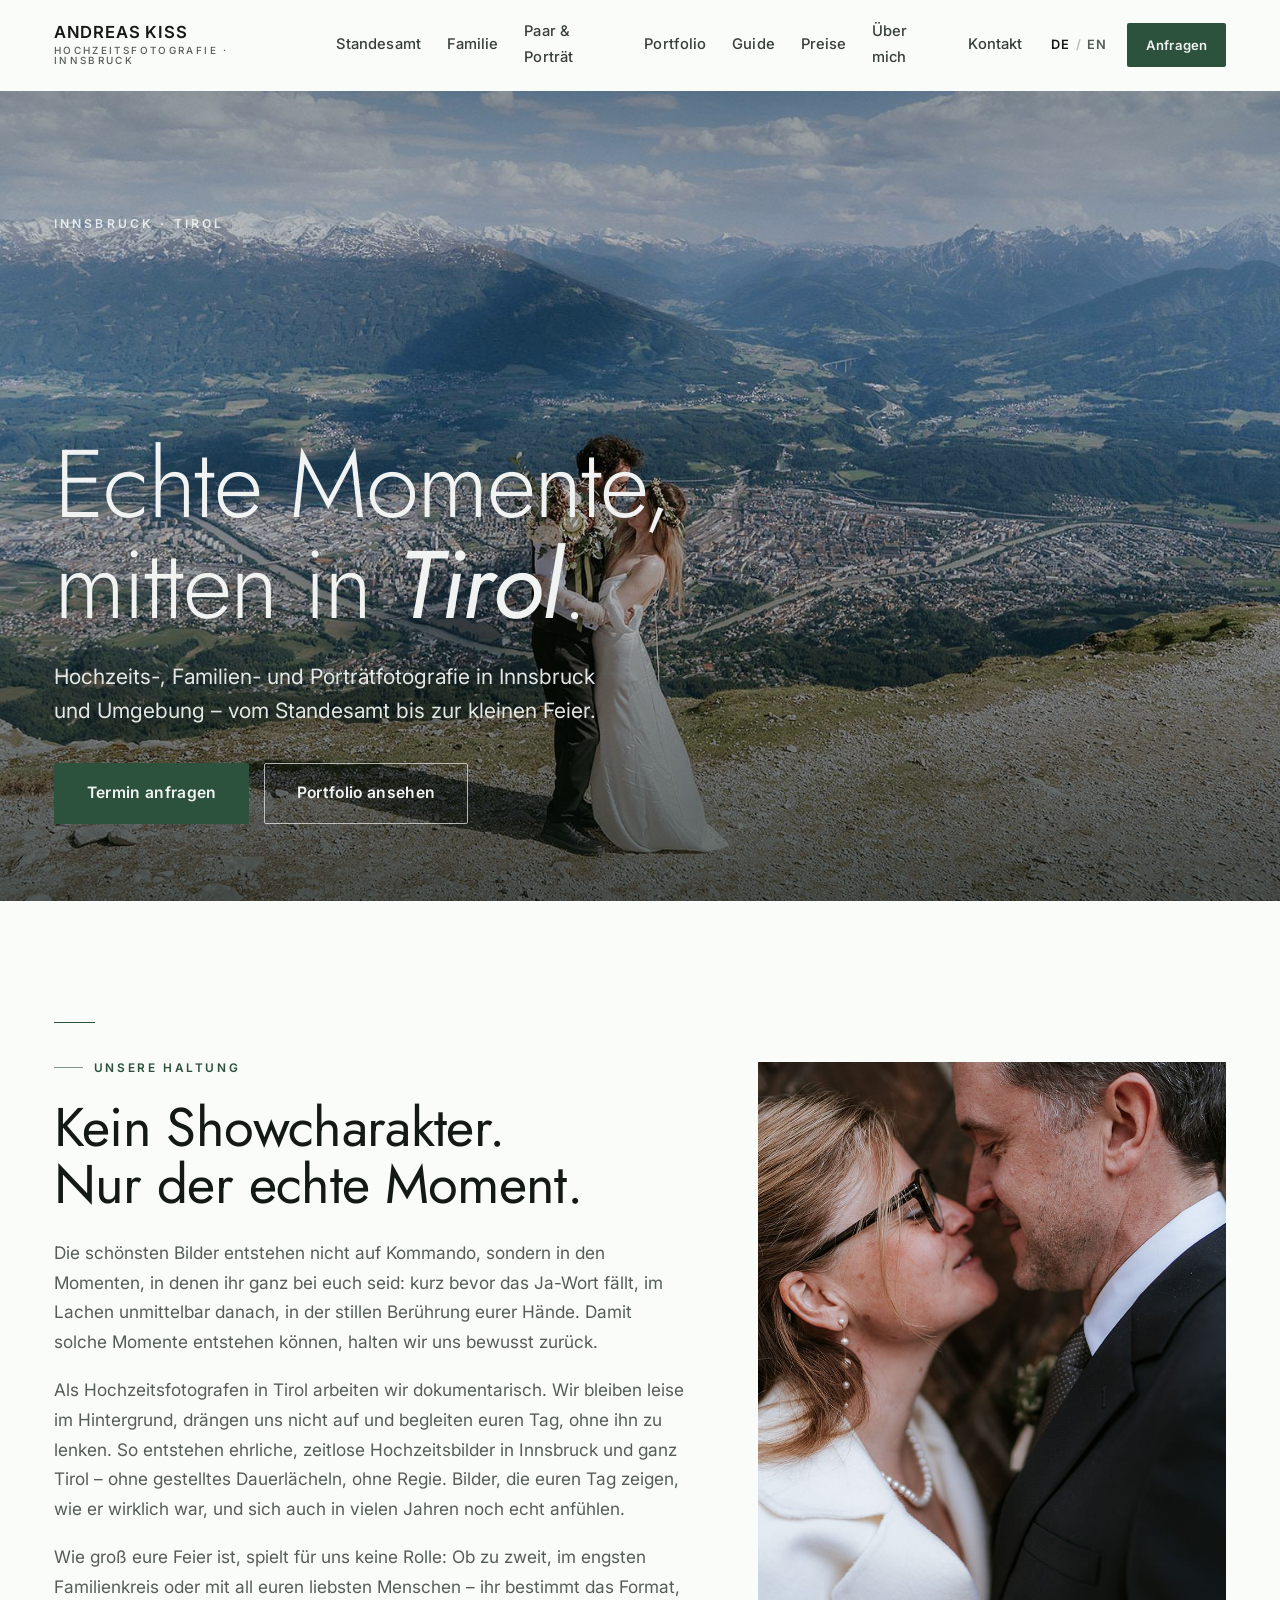
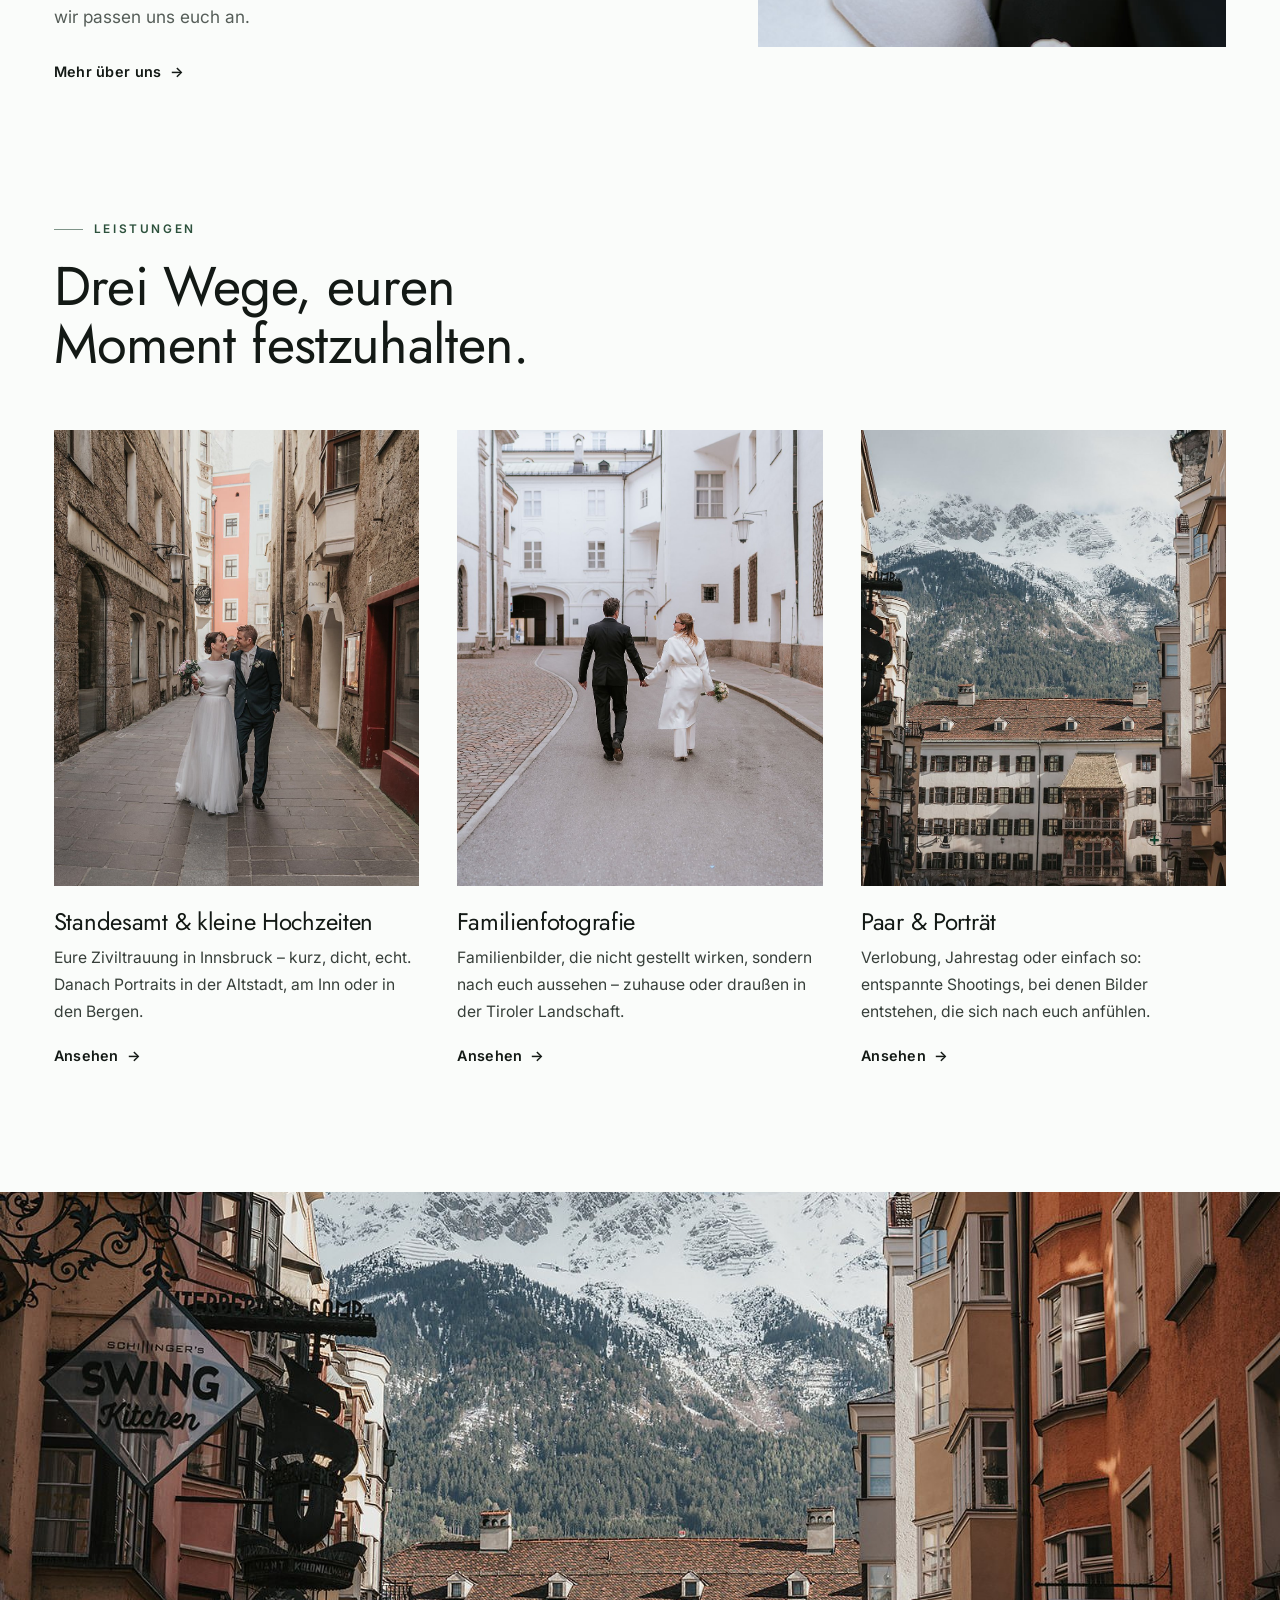
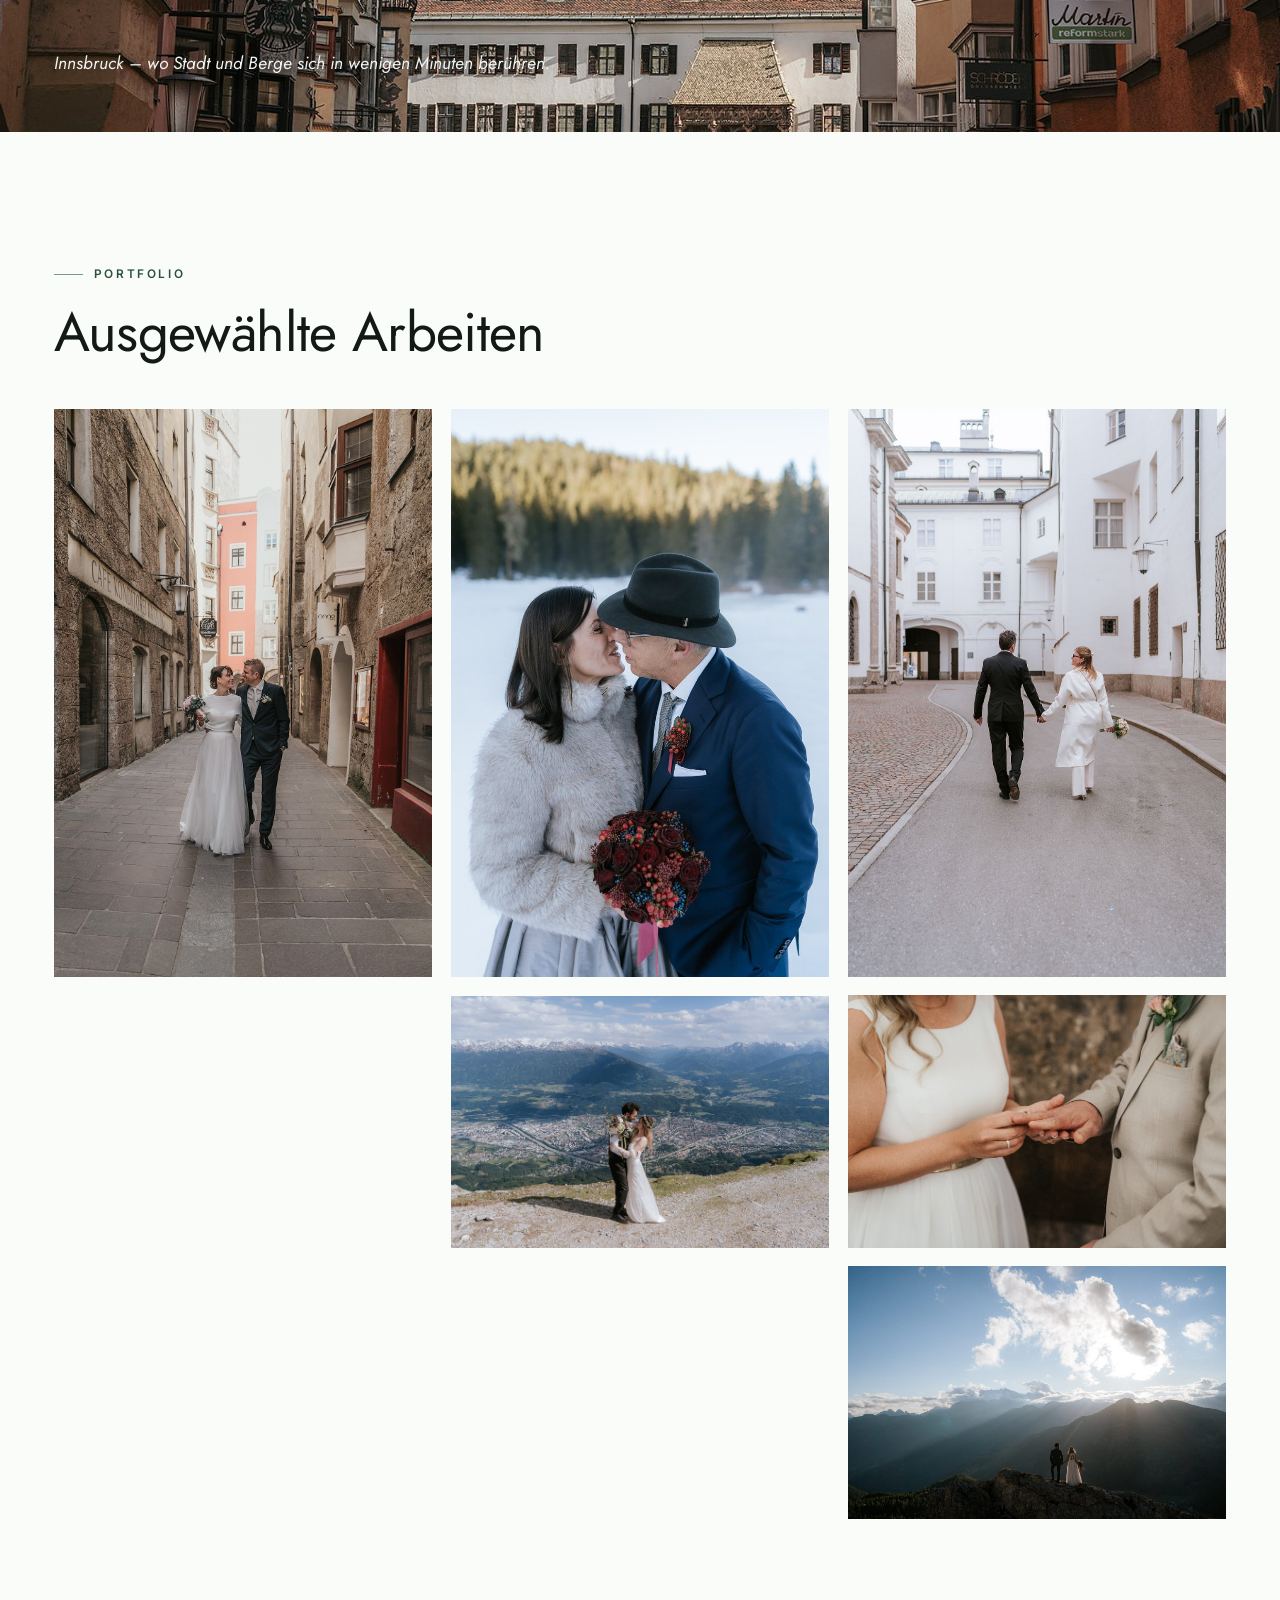
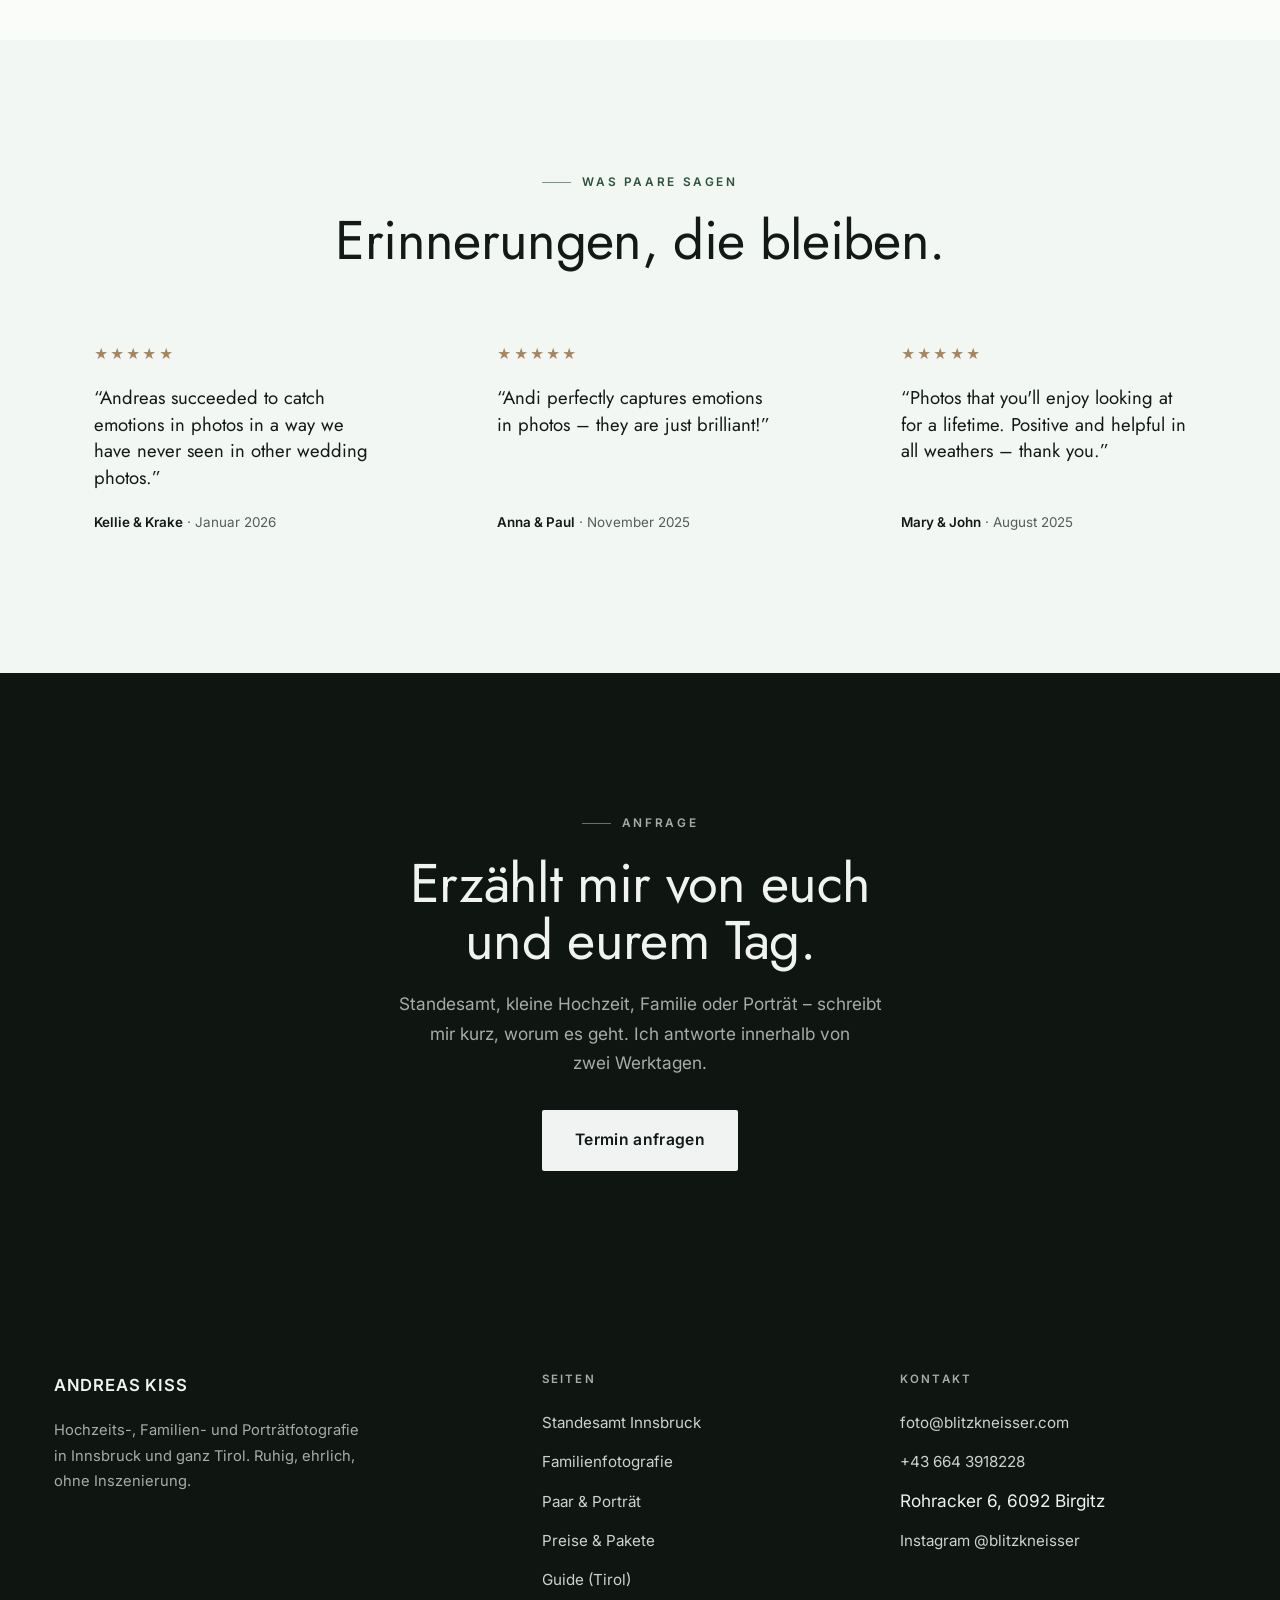
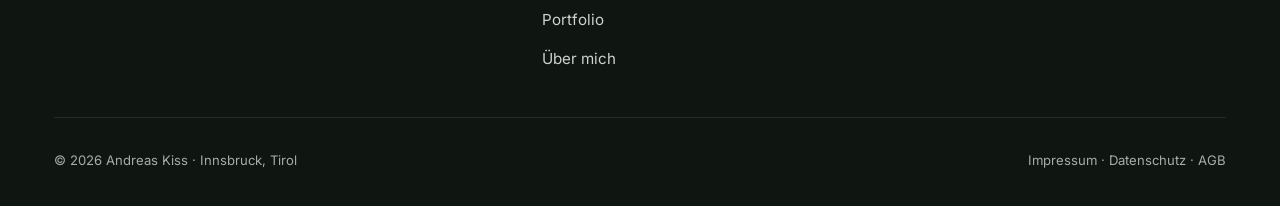
<file: index.html>
<!DOCTYPE html>
<html lang="de" data-lang="de">
<head>
<meta charset="UTF-8">
<meta name="viewport" content="width=device-width, initial-scale=1.0">
<title>Andreas Kiss – Hochzeitsfotograf Innsbruck & Tirol</title>
<meta name="description" content="Hochzeits-, Familien- und Porträtfotografie in Innsbruck und Tirol. Vom Standesamt bis zur kleinen Feier – ruhig, ehrlich, ohne Inszenierung.">
<script>document.documentElement.classList.add('js');</script>
<link rel="preconnect" href="https://fonts.googleapis.com">
<link rel="preconnect" href="https://fonts.gstatic.com" crossorigin>
<link href="https://fonts.googleapis.com/css2?family=Inter:wght@400;500;600&family=Jost:ital,wght@0,300;0,400;0,500;1,300;1,400&display=swap" rel="stylesheet">
<link rel="stylesheet" href="assets/site.css">
</head>
<body>
<header class="hdr" id="hdr">
  <div class="wrap-wide hdr-inner">
    <a href="index.html" class="brand" aria-label="Andreas Kiss — Startseite">
      <span class="brand-name">ANDREAS&nbsp;KISS</span>
      <span class="brand-sub de">Hochzeitsfotografie · Innsbruck</span>
      <span class="brand-sub en">Wedding Photography · Innsbruck</span>
    </a>
    <nav class="mainnav" aria-label="Hauptmenü">
      <a href="standesamt.html"><span class="de">Standesamt</span><span class="en">Registry office</span></a>
      <a href="familie.html"><span class="de">Familie</span><span class="en">Family</span></a>
      <a href="paar-portraet.html"><span class="de">Paar &amp; Porträt</span><span class="en">Couple &amp; portrait</span></a>
      <a href="portfolio.html">Portfolio</a>
      <a href="guide.html">Guide</a>
      <a href="preise.html"><span class="de">Preise</span><span class="en">Pricing</span></a>
      <a href="ueber-mich.html"><span class="de">Über mich</span><span class="en">About</span></a>
      <a href="kontakt.html"><span class="de">Kontakt</span><span class="en">Contact</span></a>
    </nav>
    <div class="hdr-right">
      <div class="lang" role="group" aria-label="Sprache / Language">
        <button type="button" data-set-lang="de" aria-pressed="true">DE</button><span class="sep">/</span><button type="button" data-set-lang="en" aria-pressed="false">EN</button>
      </div>
      <a href="kontakt.html" class="btn btn-primary btn-sm"><span class="de">Anfragen</span><span class="en">Enquire</span></a>
      <button class="burger" id="burger" aria-label="Menü" aria-expanded="false"><span></span><span></span><span></span></button>
    </div>
  </div>
</header>
<nav class="mobilenav" id="mobilenav" data-open="false" aria-label="Menü">
  <a href="standesamt.html"><span class="de">Standesamt &amp; kleine Hochzeiten</span><span class="en">Registry &amp; small weddings</span></a>
  <a href="familie.html"><span class="de">Familienfotografie</span><span class="en">Family photography</span></a>
  <a href="paar-portraet.html"><span class="de">Paar &amp; Porträt</span><span class="en">Couple &amp; portrait</span></a>
  <a href="portfolio.html">Portfolio</a>
  <a href="guide.html">Guide</a>
  <a href="preise.html"><span class="de">Preise</span><span class="en">Pricing</span></a>
  <a href="ueber-mich.html"><span class="de">Über mich</span><span class="en">About</span></a>
  <a href="kontakt.html"><span class="de">Kontakt</span><span class="en">Contact</span></a>
  <div class="mlang" role="group" aria-label="Sprache">
    <button type="button" data-set-lang="de" aria-pressed="true">Deutsch</button>
    <button type="button" data-set-lang="en" aria-pressed="false">English</button>
  </div>
</nav>
<main>
<section class="hero">
  <div class="wrap-wide hero-locator"><span>Innsbruck · Tirol</span></div>
  <div class="hero-media">
    <img src="assets/img/standesamt-hochzeit-innsbruck-nordkette-paar.jpg" alt="Brautpaar vor dem Nordkettenpanorama in Innsbruck" fetchpriority="high">
  </div>
  <div class="hero-inner">
    <div class="wrap-wide">
      <h1><span class="de">Echte Momente,<br>mitten in <em>Tirol</em>.</span><span class="en">Real moments,<br>in the heart of <em>Tyrol</em>.</span></h1>
      <p class="lead"><span class="de">Hochzeits-, Familien- und Porträtfotografie in Innsbruck und Umgebung – vom Standesamt bis zur kleinen Feier.</span><span class="en">Wedding, family and portrait photography in and around Innsbruck – from the registry office to the small celebration.</span></p>
      <div class="hero-cta">
        <a href="kontakt.html" class="btn btn-primary btn-lg"><span class="de">Termin anfragen</span><span class="en">Enquire now</span></a>
        <a href="portfolio.html" class="btn btn-light btn-lg"><span class="de">Portfolio ansehen</span><span class="en">See portfolio</span></a>
      </div>
    </div>
  </div>
</section>

<section class="section">
  <div class="wrap">
    <div class="split narrow rev-mob">
      <div class="reveal">
        <div class="rule-sm"></div>
        <p class="kicker"><span class="de">Unsere Haltung</span><span class="en">Our approach</span></p>
        <h2 class="h-lg" style="margin-top:1.3rem;"><span class="de">Kein Showcharakter. Nur der echte Moment.</span><span class="en">No performance. Just the real moment.</span></h2>
        <div class="prose" style="margin-top:1.5rem;">
          <p class="muted"><span class="de">Die schönsten Bilder entstehen nicht auf Kommando, sondern in den Momenten, in denen ihr ganz bei euch seid: kurz bevor das Ja-Wort fällt, im Lachen unmittelbar danach, in der stillen Berührung eurer Hände. Damit solche Momente entstehen können, halten wir uns bewusst zurück.</span><span class="en">The most beautiful pictures aren't created on cue — they arise in the moments when you are entirely present: just before the vow is spoken, in the laughter right after, in the quiet touch of your hands. For those moments to happen, we consciously step back.</span></p>
          <p class="muted"><span class="de">Als Hochzeitsfotografen in Tirol arbeiten wir dokumentarisch. Wir bleiben leise im Hintergrund, drängen uns nicht auf und begleiten euren Tag, ohne ihn zu lenken. So entstehen ehrliche, zeitlose Hochzeitsbilder in Innsbruck und ganz Tirol – ohne gestelltes Dauerlächeln, ohne Regie. Bilder, die euren Tag zeigen, wie er wirklich war, und sich auch in vielen Jahren noch echt anfühlen.</span><span class="en">As wedding photographers in Tyrol, we work documentarily. We stay quietly in the background, never pushing ourselves forward, accompanying your day without directing it. This is how honest, timeless wedding photographs are created in Innsbruck and across Tyrol — without forced smiles, without staging. Pictures that show your day as it truly was, and will still feel genuine years from now.</span></p>
          <p class="muted"><span class="de">Wie groß eure Feier ist, spielt für uns keine Rolle: Ob zu zweit, im engsten Familienkreis oder mit all euren liebsten Menschen – ihr bestimmt das Format, wir passen uns euch an.</span><span class="en">The size of your celebration makes no difference to us: whether it's just the two of you, your closest family, or everyone you love — you decide the format, we adapt to you.</span></p>
        </div>
        <a href="ueber-mich.html" class="link-u" style="margin-top:1.8rem;"><span class="de">Mehr über uns</span><span class="en">More about us</span> <span class="arw">→</span></a>
      </div>
      <figure class="reveal"><img class="ar-45" loading="lazy" src="assets/img/standesamt-hochzeit-innsbruck-trausaal-kuss.jpg" alt="Erster Kuss im Trausaal des Standesamts Innsbruck"></figure>
    </div>
  </div>
</section>

<section class="section" style="padding-top:0;">
  <div class="wrap">
    <div class="reveal" style="max-width:54ch;margin-bottom:clamp(2.5rem,5vw,3.5rem);">
      <p class="kicker"><span class="de">Leistungen</span><span class="en">Services</span></p>
      <h2 class="h-lg" style="margin-top:1.2rem;"><span class="de">Drei Wege, euren Moment festzuhalten.</span><span class="en">Three ways to capture your moment.</span></h2>
    </div>
    <div class="trio stagger reveal">
      <article class="feat">
        <figure><img loading="lazy" src="assets/img/standesamt-hochzeit-innsbruck-altstadt-paar.jpg" alt="Standesamt Hochzeit Innsbruck – Paar in der Altstadt"></figure>
        <h3><span class="de">Standesamt &amp; kleine Hochzeiten</span><span class="en">Registry &amp; small weddings</span></h3>
        <p><span class="de">Eure Ziviltrauung in Innsbruck – kurz, dicht, echt. Danach Portraits in der Altstadt, am Inn oder in den Bergen.</span><span class="en">Your civil ceremony in Innsbruck – short, dense, real. Then portraits in the old town, by the river or in the mountains.</span></p>
        <a href="standesamt.html" class="link-u"><span class="de">Ansehen</span><span class="en">Explore</span> <span class="arw">→</span></a>
      </article>
      <article class="feat">
        <figure><img loading="lazy" src="assets/img/standesamt-hochzeit-innsbruck-hofgasse-paar.jpg" alt="Familien- und Paarfotografie in der Innsbrucker Altstadt"></figure>
        <h3><span class="de">Familienfotografie</span><span class="en">Family photography</span></h3>
        <p><span class="de">Familienbilder, die nicht gestellt wirken, sondern nach euch aussehen – zuhause oder draußen in der Tiroler Landschaft.</span><span class="en">Family pictures that don't feel staged but look like you – at home or out in the Tyrolean landscape.</span></p>
        <a href="familie.html" class="link-u"><span class="de">Ansehen</span><span class="en">Explore</span> <span class="arw">→</span></a>
      </article>
      <article class="feat">
        <figure><img loading="lazy" src="assets/img/standesamt-hochzeit-innsbruck-goldenes-dachl.jpg" alt="Paar- und Porträtfotografie beim Goldenen Dachl in Innsbruck"></figure>
        <h3><span class="de">Paar &amp; Porträt</span><span class="en">Couple &amp; portrait</span></h3>
        <p><span class="de">Verlobung, Jahrestag oder einfach so: entspannte Shootings, bei denen Bilder entstehen, die sich nach euch anfühlen.</span><span class="en">Engagement, anniversary or just because: relaxed sessions that make pictures which feel like you.</span></p>
        <a href="paar-portraet.html" class="link-u"><span class="de">Ansehen</span><span class="en">Explore</span> <span class="arw">→</span></a>
      </article>
    </div>
  </div>
</section>

<section class="band reveal">
  <img loading="lazy" src="assets/img/standesamt-hochzeit-innsbruck-goldenes-dachl.jpg" alt="Innsbrucker Altstadt mit dem Goldenen Dachl">
  <div class="band-cap wrap-wide"><span class="de">Innsbruck – wo Stadt und Berge sich in wenigen Minuten berühren.</span><span class="en">Innsbruck – where city and mountains meet within minutes.</span></div>
</section>

<section class="section">
  <div class="wrap-wide">
    <div class="split" style="align-items:flex-end;margin-bottom:clamp(2rem,4vw,3rem);">
      <div class="reveal">
        <p class="kicker">Portfolio</p>
        <h2 class="h-lg" style="margin-top:1.2rem;"><span class="de">Ausgewählte Arbeiten</span><span class="en">Selected work</span></h2>
      </div>
      <div class="reveal" style="align-self:flex-end;justify-self:end;"><a href="portfolio.html" class="link-u"><span class="de">Ganzes Portfolio</span><span class="en">Full portfolio</span> <span class="arw">→</span></a></div>
    </div>
    <div class="masonry reveal" data-lightbox>
      <figure><img loading="lazy" src="assets/img/standesamt-hochzeit-innsbruck-altstadt-paar.jpg" alt="Standesamt Hochzeit Innsbruck Altstadt"><figcaption>Standesamt · Innsbruck</figcaption></figure>
      <figure><img loading="lazy" src="assets/img/Blitzkneisser-Hochzeit-Seefeld-8.jpg" alt="Hochzeit in Seefeld, Tirol"><figcaption>Hochzeit · Seefeld</figcaption></figure>
      <figure><img loading="lazy" src="assets/img/standesamt-hochzeit-innsbruck-nordkette-paar.jpg" alt="Paar vor der Nordkette in Innsbruck"><figcaption>Nordkette · Innsbruck</figcaption></figure>
      <figure><img loading="lazy" src="assets/img/standesamt-hochzeit-innsbruck-hofgasse-paar.jpg" alt="Paar in der Hofgasse, Innsbruck"><figcaption>Altstadt · Innsbruck</figcaption></figure>
      <figure><img loading="lazy" src="assets/img/standesamt-hochzeit-innsbruck-ringuebergabe.jpg" alt="Ringübergabe im Standesamt Innsbruck"><figcaption>Ja-Wort · Innsbruck</figcaption></figure>
      <figure><img loading="lazy" src="assets/img/Blitzkneisser-After-Wedding-Dolomites-3.jpg" alt="After-Wedding-Shooting in den Bergen"><figcaption><span class="de">Paar · Berge</span><span class="en">Couple · mountains</span></figcaption></figure>
    </div>
  </div>
</section>

<section class="section" style="background:var(--paper);">
  <div class="wrap">
    <div class="reveal center" style="margin-bottom:clamp(2.5rem,5vw,3.5rem);">
      <p class="kicker centered"><span class="de">Was Paare sagen</span><span class="en">What couples say</span></p>
      <h2 class="h-lg" style="margin-top:1.2rem;"><span class="de">Erinnerungen, die bleiben.</span><span class="en">Memories that stay.</span></h2>
    </div>
    <div class="reviews-grid stagger reveal">
      <figure class="review"><div class="stars">★★★★★</div><blockquote>“Andreas succeeded to catch emotions in photos in a way we have never seen in other wedding photos.”</blockquote><div class="who"><b>Kellie &amp; Krake</b> · <span class="de">Januar 2026</span><span class="en">January 2026</span></div></figure>
      <figure class="review"><div class="stars">★★★★★</div><blockquote>“Andi perfectly captures emotions in photos – they are just brilliant!”</blockquote><div class="who"><b>Anna &amp; Paul</b> · <span class="de">November 2025</span><span class="en">November 2025</span></div></figure>
      <figure class="review"><div class="stars">★★★★★</div><blockquote>“Photos that you'll enjoy looking at for a lifetime. Positive and helpful in all weathers – thank you.”</blockquote><div class="who"><b>Mary &amp; John</b> · <span class="de">August 2025</span><span class="en">August 2025</span></div></figure>
    </div>
  </div>
</section>

<section class="section cta">
  <div class="wrap reveal">
    <p class="kicker centered on-dark"><span class="de">Anfrage</span><span class="en">Enquiry</span></p>
    <h2 class="h-lg" style="margin-top:1.3rem;"><span class="de">Erzählt mir von euch und eurem Tag.</span><span class="en">Tell me about you and your day.</span></h2>
    <p><span class="de">Standesamt, kleine Hochzeit, Familie oder Porträt – schreibt mir kurz, worum es geht. Ich antworte innerhalb von zwei Werktagen.</span><span class="en">Registry office, small wedding, family or portrait – tell me briefly what it's about. I reply within two working days.</span></p>
    <a href="kontakt.html" class="btn btn-primary btn-lg"><span class="de">Termin anfragen</span><span class="en">Enquire now</span></a>
  </div>
</section>
</main>
<footer class="footer">
  <div class="wrap-wide">
    <div class="top">
      <div>
        <span class="brand-name">ANDREAS KISS</span>
        <p class="fbio"><span class="de">Hochzeits-, Familien- und Porträtfotografie in Innsbruck und ganz Tirol. Ruhig, ehrlich, ohne Inszenierung.</span><span class="en">Wedding, family and portrait photography in Innsbruck and across Tyrol. Calm, honest, unstaged.</span></p>
      </div>
      <div>
        <h5><span class="de">Seiten</span><span class="en">Pages</span></h5>
        <ul>
          <li><a href="standesamt.html"><span class="de">Standesamt Innsbruck</span><span class="en">Registry office</span></a></li>
          <li><a href="familie.html"><span class="de">Familienfotografie</span><span class="en">Family</span></a></li>
          <li><a href="paar-portraet.html"><span class="de">Paar &amp; Porträt</span><span class="en">Couple &amp; portrait</span></a></li>
          <li><a href="preise.html"><span class="de">Preise &amp; Pakete</span><span class="en">Pricing</span></a></li>
          <li><a href="guide.html"><span class="de">Guide (Tirol)</span><span class="en">Guide (Tyrol)</span></a></li>
          <li><a href="portfolio.html">Portfolio</a></li>
          <li><a href="ueber-mich.html"><span class="de">Über mich</span><span class="en">About</span></a></li>
        </ul>
      </div>
      <div>
        <h5><span class="de">Kontakt</span><span class="en">Contact</span></h5>
        <ul>
          <li><a href="mailto:foto@blitzkneisser.com">foto@blitzkneisser.com</a></li>
          <li><a href="tel:+436643918228">+43 664 3918228</a></li>
          <li>Rohracker 6, 6092 Birgitz</li>
          <li><a href="https://www.instagram.com/blitzkneisser/" target="_blank" rel="noopener">Instagram @blitzkneisser</a></li>
        </ul>
      </div>
    </div>
    <div class="bottom">
      <span>© <span id="yr">2026</span> Andreas Kiss · Innsbruck, Tirol</span>
      <span><a href="/impressum/">Impressum</a> · <a href="/dsgvo/">Datenschutz</a> · <a href="/agb/">AGB</a></span>
    </div>
  </div>
</footer>
<script src="assets/site.js"></script>
</body>
</html>
</file>
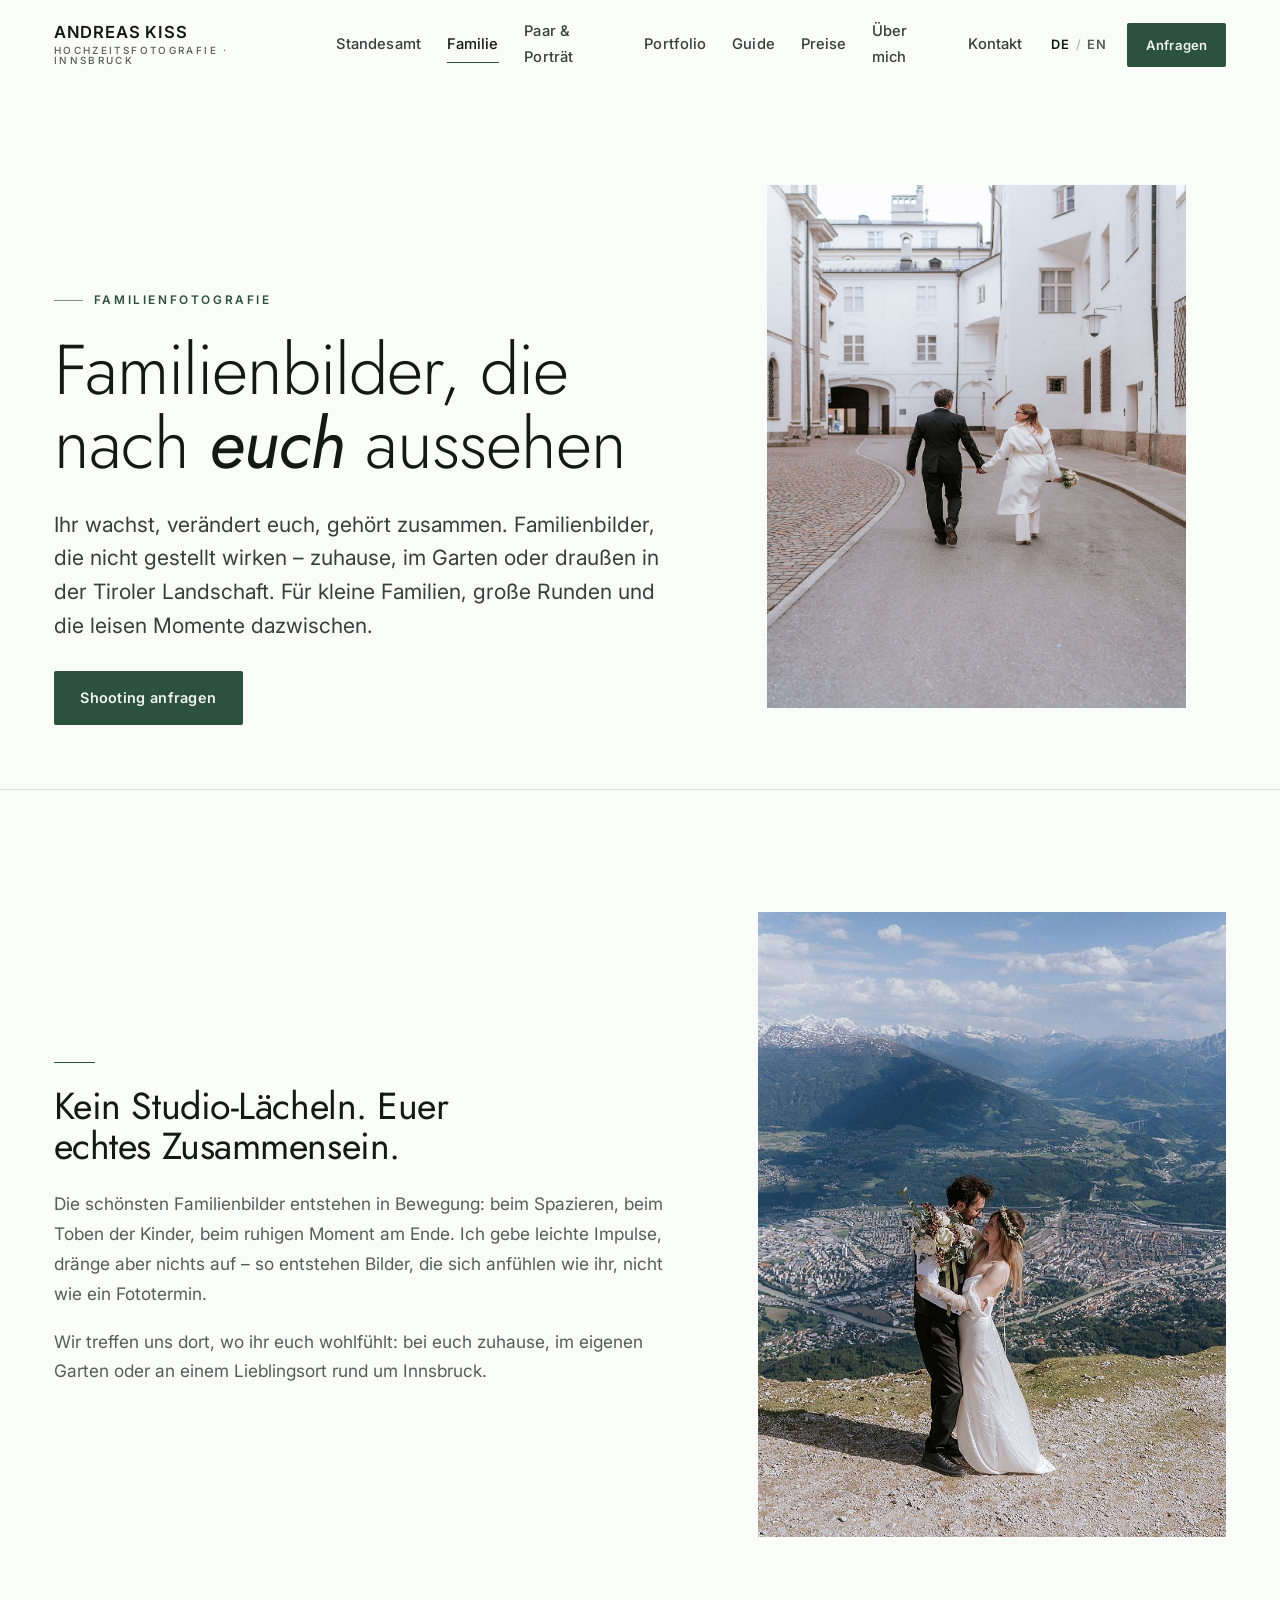
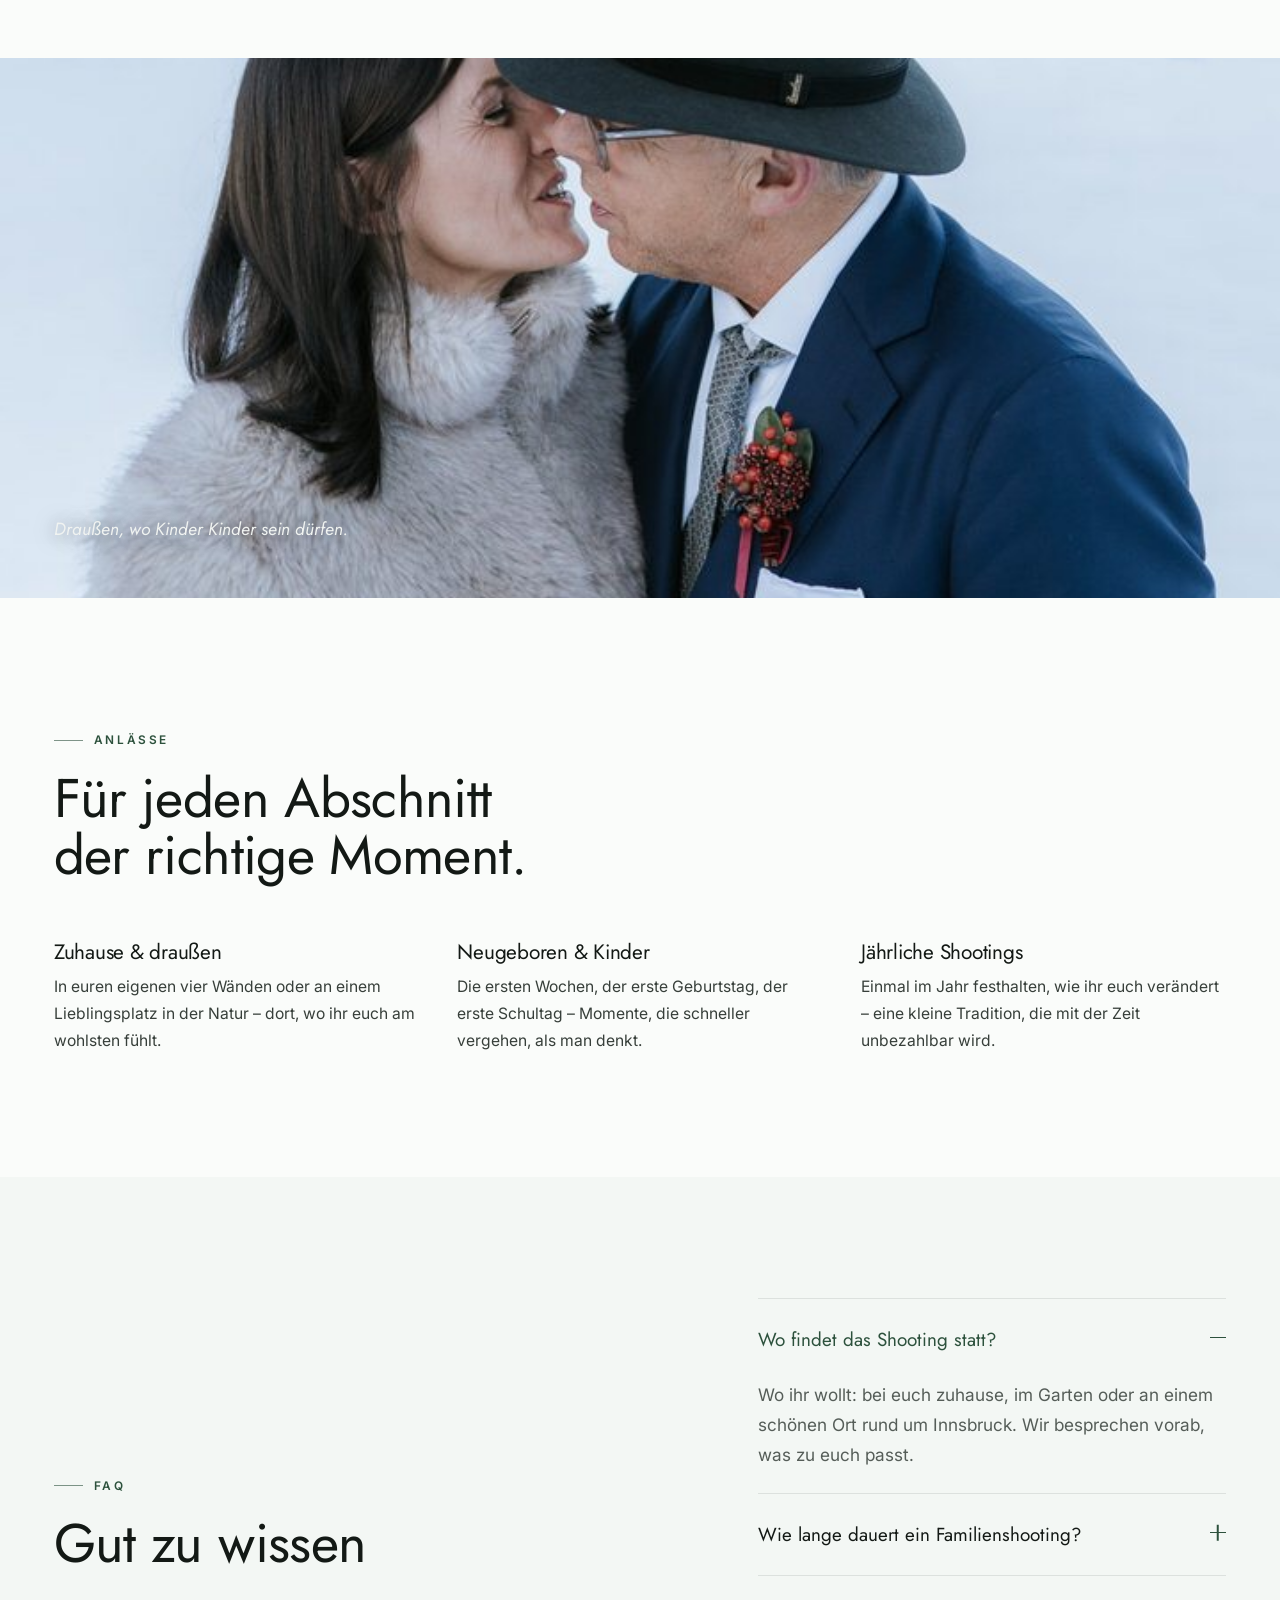
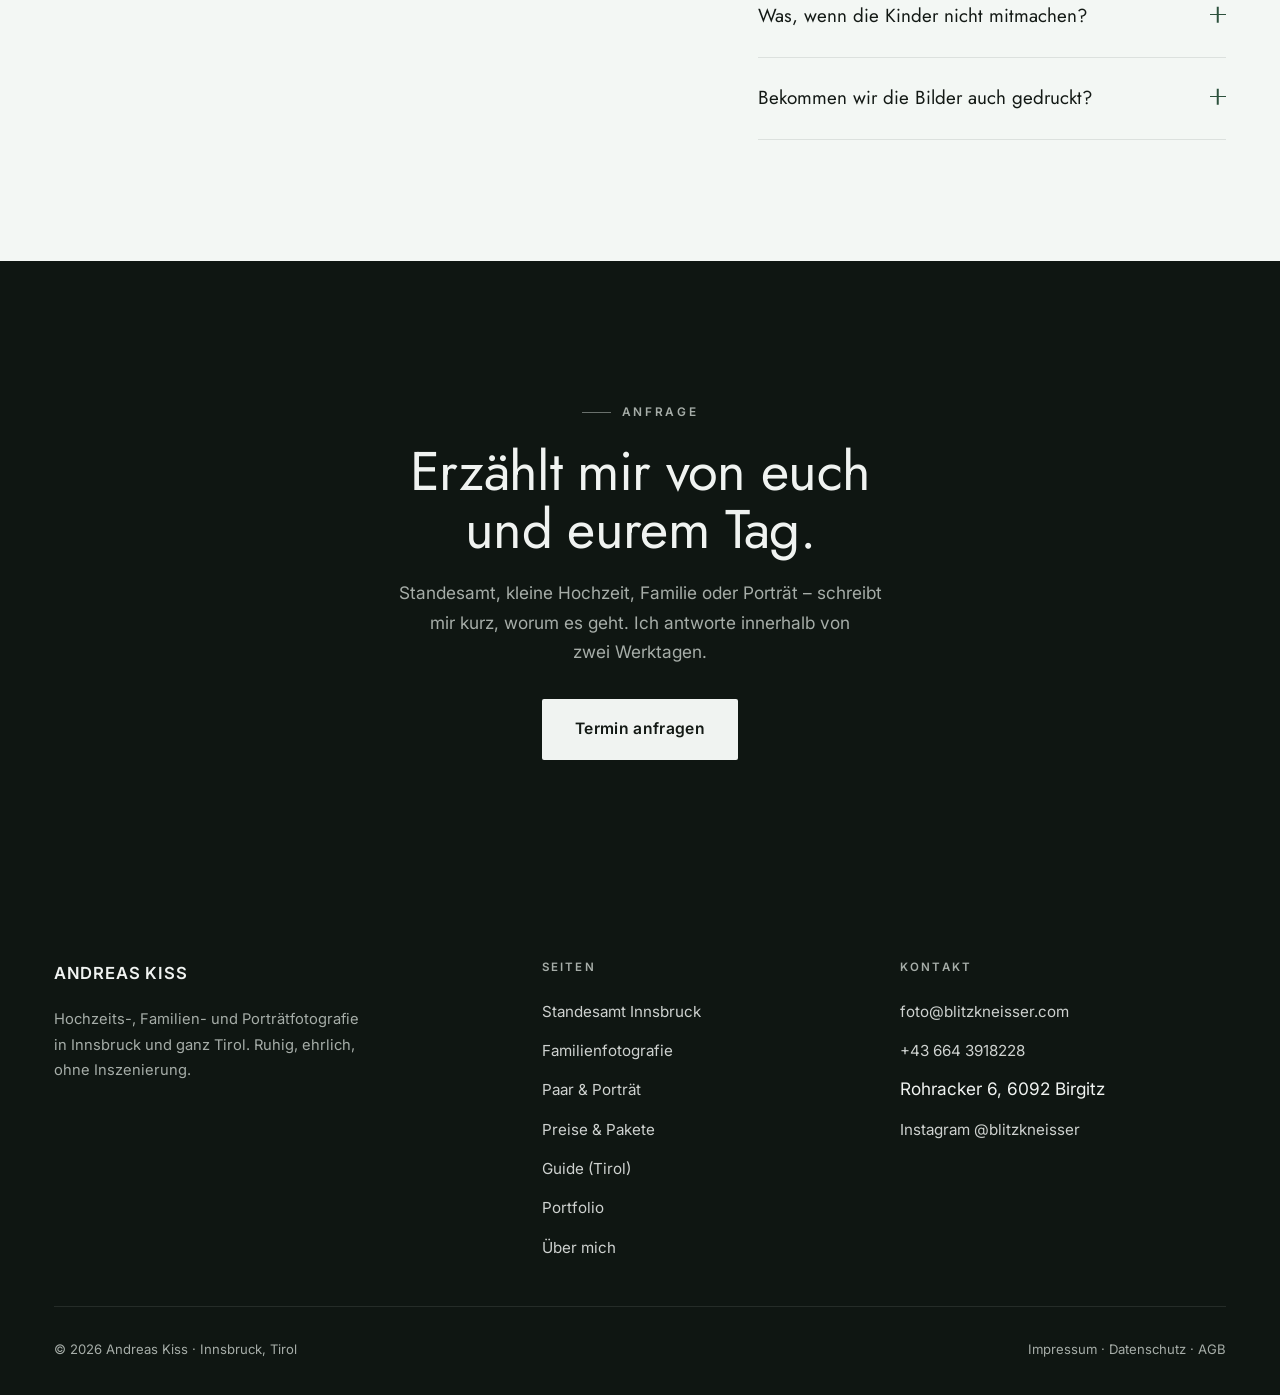
<file: familie.html>
<!DOCTYPE html>
<html lang="de" data-lang="de">
<head>
<meta charset="UTF-8">
<meta name="viewport" content="width=device-width, initial-scale=1.0">
<title>Familienfotografie Innsbruck & Tirol | Andreas Kiss</title>
<meta name="description" content="Natürliche Familienfotografie in Innsbruck und Tirol – zuhause, im Garten oder draußen in der Natur.">
<script>document.documentElement.classList.add('js');</script>
<link rel="preconnect" href="https://fonts.googleapis.com">
<link rel="preconnect" href="https://fonts.gstatic.com" crossorigin>
<link href="https://fonts.googleapis.com/css2?family=Inter:wght@400;500;600&family=Jost:ital,wght@0,300;0,400;0,500;1,300;1,400&display=swap" rel="stylesheet">
<link rel="stylesheet" href="assets/site.css">
</head>
<body>
<header class="hdr" id="hdr">
  <div class="wrap-wide hdr-inner">
    <a href="index.html" class="brand" aria-label="Andreas Kiss — Startseite">
      <span class="brand-name">ANDREAS&nbsp;KISS</span>
      <span class="brand-sub de">Hochzeitsfotografie · Innsbruck</span>
      <span class="brand-sub en">Wedding Photography · Innsbruck</span>
    </a>
    <nav class="mainnav" aria-label="Hauptmenü">
      <a href="standesamt.html"><span class="de">Standesamt</span><span class="en">Registry office</span></a>
      <a href="familie.html" class="active"><span class="de">Familie</span><span class="en">Family</span></a>
      <a href="paar-portraet.html"><span class="de">Paar &amp; Porträt</span><span class="en">Couple &amp; portrait</span></a>
      <a href="portfolio.html">Portfolio</a>
      <a href="guide.html">Guide</a>
      <a href="preise.html"><span class="de">Preise</span><span class="en">Pricing</span></a>
      <a href="ueber-mich.html"><span class="de">Über mich</span><span class="en">About</span></a>
      <a href="kontakt.html"><span class="de">Kontakt</span><span class="en">Contact</span></a>
    </nav>
    <div class="hdr-right">
      <div class="lang" role="group" aria-label="Sprache / Language">
        <button type="button" data-set-lang="de" aria-pressed="true">DE</button><span class="sep">/</span><button type="button" data-set-lang="en" aria-pressed="false">EN</button>
      </div>
      <a href="kontakt.html" class="btn btn-primary btn-sm"><span class="de">Anfragen</span><span class="en">Enquire</span></a>
      <button class="burger" id="burger" aria-label="Menü" aria-expanded="false"><span></span><span></span><span></span></button>
    </div>
  </div>
</header>
<nav class="mobilenav" id="mobilenav" data-open="false" aria-label="Menü">
  <a href="standesamt.html"><span class="de">Standesamt &amp; kleine Hochzeiten</span><span class="en">Registry &amp; small weddings</span></a>
  <a href="familie.html"><span class="de">Familienfotografie</span><span class="en">Family photography</span></a>
  <a href="paar-portraet.html"><span class="de">Paar &amp; Porträt</span><span class="en">Couple &amp; portrait</span></a>
  <a href="portfolio.html">Portfolio</a>
  <a href="guide.html">Guide</a>
  <a href="preise.html"><span class="de">Preise</span><span class="en">Pricing</span></a>
  <a href="ueber-mich.html"><span class="de">Über mich</span><span class="en">About</span></a>
  <a href="kontakt.html"><span class="de">Kontakt</span><span class="en">Contact</span></a>
  <div class="mlang" role="group" aria-label="Sprache">
    <button type="button" data-set-lang="de" aria-pressed="true">Deutsch</button>
    <button type="button" data-set-lang="en" aria-pressed="false">English</button>
  </div>
</nav>
<main>
<section class="phero">
  <div class="wrap-wide">
    <div class="phero-grid">
      <div class="reveal">
        <p class="kicker"><span class="de">Familienfotografie</span><span class="en">Family photography</span></p>
        <h1><span class="de">Familienbilder, die nach <em>euch</em> aussehen</span><span class="en">Family pictures that look like <em>you</em></span></h1>
        <p class="lead"><span class="de">Ihr wachst, verändert euch, gehört zusammen. Familienbilder, die nicht gestellt wirken – zuhause, im Garten oder draußen in der Tiroler Landschaft. Für kleine Familien, große Runden und die leisen Momente dazwischen.</span><span class="en">You grow, you change, you belong together. Family pictures that don't feel staged – at home, in the garden or out in the Tyrolean landscape. For small families, big gatherings and the quiet moments in between.</span></p>
        <a href="kontakt.html" class="btn btn-primary" style="margin-top:1.8rem;"><span class="de">Shooting anfragen</span><span class="en">Enquire</span></a>
      </div>
      <figure class="reveal"><img class="ar-45" loading="lazy" src="assets/img/standesamt-hochzeit-innsbruck-hofgasse-paar.jpg" alt="Familien- und Paarfotografie in der Innsbrucker Altstadt" fetchpriority="high"></figure>
    </div>
  </div>
</section>

<section class="section">
  <div class="wrap">
    <div class="split narrow rev-mob">
      <div class="reveal">
        <div class="rule-sm"></div>
        <h2 class="h-md"><span class="de">Kein Studio-Lächeln. Euer echtes Zusammensein.</span><span class="en">No studio smile. Your real togetherness.</span></h2>
        <div class="prose muted" style="margin-top:1.4rem;">
          <p><span class="de">Die schönsten Familienbilder entstehen in Bewegung: beim Spazieren, beim Toben der Kinder, beim ruhigen Moment am Ende. Ich gebe leichte Impulse, dränge aber nichts auf – so entstehen Bilder, die sich anfühlen wie ihr, nicht wie ein Fototermin.</span><span class="en">The best family pictures happen in motion: on a walk, while the kids run wild, in the quiet moment at the end. I give gentle prompts but never force a pose – so the pictures feel like you, not like an appointment.</span></p>
          <p><span class="de">Wir treffen uns dort, wo ihr euch wohlfühlt: bei euch zuhause, im eigenen Garten oder an einem Lieblingsort rund um Innsbruck.</span><span class="en">We meet where you feel at home: at your place, in your own garden or at a favourite spot around Innsbruck.</span></p>
        </div>
      </div>
      <figure class="reveal"><img class="ar-34" loading="lazy" src="assets/img/standesamt-hochzeit-innsbruck-nordkette-paar.jpg" alt="Familie in der Tiroler Landschaft bei Innsbruck"></figure>
    </div>
  </div>
</section>

<section class="band reveal">
  <img loading="lazy" src="assets/img/Blitzkneisser-Hochzeit-Seefeld-8.jpg" alt="Familienmoment in der Tiroler Natur">
  <div class="band-cap wrap-wide"><span class="de">Draußen, wo Kinder Kinder sein dürfen.</span><span class="en">Outdoors, where children get to be children.</span></div>
</section>

<section class="section">
  <div class="wrap">
    <div class="reveal" style="max-width:52ch;margin-bottom:clamp(2.5rem,5vw,3.5rem);">
      <p class="kicker"><span class="de">Anlässe</span><span class="en">Occasions</span></p>
      <h2 class="h-lg" style="margin-top:1.2rem;"><span class="de">Für jeden Abschnitt der richtige Moment.</span><span class="en">The right moment for every chapter.</span></h2>
    </div>
    <div class="trio stagger reveal">
      <div class="feat"><h3 class="h-md" style="font-size:1.3rem;"><span class="de">Zuhause &amp; draußen</span><span class="en">At home &amp; outdoors</span></h3><p class="muted"><span class="de">In euren eigenen vier Wänden oder an einem Lieblingsplatz in der Natur – dort, wo ihr euch am wohlsten fühlt.</span><span class="en">In your own home or at a favourite spot in nature – wherever you feel most at ease.</span></p></div>
      <div class="feat"><h3 class="h-md" style="font-size:1.3rem;"><span class="de">Neugeboren &amp; Kinder</span><span class="en">Newborn &amp; children</span></h3><p class="muted"><span class="de">Die ersten Wochen, der erste Geburtstag, der erste Schultag – Momente, die schneller vergehen, als man denkt.</span><span class="en">The first weeks, the first birthday, the first day of school – moments that pass faster than you think.</span></p></div>
      <div class="feat"><h3 class="h-md" style="font-size:1.3rem;"><span class="de">Jährliche Shootings</span><span class="en">Yearly sessions</span></h3><p class="muted"><span class="de">Einmal im Jahr festhalten, wie ihr euch verändert – eine kleine Tradition, die mit der Zeit unbezahlbar wird.</span><span class="en">Capture how you change once a year – a small tradition that becomes priceless over time.</span></p></div>
    </div>
  </div>
</section>

<section class="section faq" style="background:var(--paper);">
  <div class="wrap">
    <div class="split narrow">
      <div class="reveal"><p class="kicker">FAQ</p><h2 class="h-lg" style="margin-top:1.2rem;"><span class="de">Gut zu wissen</span><span class="en">Good to know</span></h2></div>
      <div class="reveal">
        <details open><summary><span><span class="de">Wo findet das Shooting statt?</span><span class="en">Where does the session take place?</span></span><span class="pl"></span></summary><p><span class="de">Wo ihr wollt: bei euch zuhause, im Garten oder an einem schönen Ort rund um Innsbruck. Wir besprechen vorab, was zu euch passt.</span><span class="en">Wherever you like: at home, in the garden or at a beautiful spot around Innsbruck. We discuss beforehand what suits you.</span></p></details>
        <details><summary><span><span class="de">Wie lange dauert ein Familienshooting?</span><span class="en">How long is a family session?</span></span><span class="pl"></span></summary><p><span class="de">Meist ein bis zwei Stunden – genug Zeit, damit alle ankommen und die Kinder auftauen können.</span><span class="en">Usually one to two hours – enough time for everyone to settle in and the kids to warm up.</span></p></details>
        <details><summary><span><span class="de">Was, wenn die Kinder nicht mitmachen?</span><span class="en">What if the kids won't cooperate?</span></span><span class="pl"></span></summary><p><span class="de">Genau dann entstehen die ehrlichsten Bilder. Ich arbeite ohne Zwang und mit viel Geduld – wir lassen den Kindern ihren Raum.</span><span class="en">That's exactly when the most honest pictures happen. I work without pressure and with a lot of patience – we give the kids their space.</span></p></details>
        <details><summary><span><span class="de">Bekommen wir die Bilder auch gedruckt?</span><span class="en">Can we get prints too?</span></span><span class="pl"></span></summary><p><span class="de">Gerne. Auf Wunsch bekommt ihr hochwertige Prints oder ein Fotoalbum – sprecht mich einfach darauf an.</span><span class="en">Gladly. On request you receive high-quality prints or a photo album – just ask me about it.</span></p></details>
      </div>
    </div>
  </div>
</section>

<section class="section cta">
  <div class="wrap reveal">
    <p class="kicker centered on-dark"><span class="de">Anfrage</span><span class="en">Enquiry</span></p>
    <h2 class="h-lg" style="margin-top:1.3rem;"><span class="de">Erzählt mir von euch und eurem Tag.</span><span class="en">Tell me about you and your day.</span></h2>
    <p><span class="de">Standesamt, kleine Hochzeit, Familie oder Porträt – schreibt mir kurz, worum es geht. Ich antworte innerhalb von zwei Werktagen.</span><span class="en">Registry office, small wedding, family or portrait – tell me briefly what it's about. I reply within two working days.</span></p>
    <a href="kontakt.html" class="btn btn-primary btn-lg"><span class="de">Termin anfragen</span><span class="en">Enquire now</span></a>
  </div>
</section>
</main>
<footer class="footer">
  <div class="wrap-wide">
    <div class="top">
      <div>
        <span class="brand-name">ANDREAS KISS</span>
        <p class="fbio"><span class="de">Hochzeits-, Familien- und Porträtfotografie in Innsbruck und ganz Tirol. Ruhig, ehrlich, ohne Inszenierung.</span><span class="en">Wedding, family and portrait photography in Innsbruck and across Tyrol. Calm, honest, unstaged.</span></p>
      </div>
      <div>
        <h5><span class="de">Seiten</span><span class="en">Pages</span></h5>
        <ul>
          <li><a href="standesamt.html"><span class="de">Standesamt Innsbruck</span><span class="en">Registry office</span></a></li>
          <li><a href="familie.html"><span class="de">Familienfotografie</span><span class="en">Family</span></a></li>
          <li><a href="paar-portraet.html"><span class="de">Paar &amp; Porträt</span><span class="en">Couple &amp; portrait</span></a></li>
          <li><a href="preise.html"><span class="de">Preise &amp; Pakete</span><span class="en">Pricing</span></a></li>
          <li><a href="guide.html"><span class="de">Guide (Tirol)</span><span class="en">Guide (Tyrol)</span></a></li>
          <li><a href="portfolio.html">Portfolio</a></li>
          <li><a href="ueber-mich.html"><span class="de">Über mich</span><span class="en">About</span></a></li>
        </ul>
      </div>
      <div>
        <h5><span class="de">Kontakt</span><span class="en">Contact</span></h5>
        <ul>
          <li><a href="mailto:foto@blitzkneisser.com">foto@blitzkneisser.com</a></li>
          <li><a href="tel:+436643918228">+43 664 3918228</a></li>
          <li>Rohracker 6, 6092 Birgitz</li>
          <li><a href="https://www.instagram.com/blitzkneisser/" target="_blank" rel="noopener">Instagram @blitzkneisser</a></li>
        </ul>
      </div>
    </div>
    <div class="bottom">
      <span>© <span id="yr">2026</span> Andreas Kiss · Innsbruck, Tirol</span>
      <span><a href="/impressum/">Impressum</a> · <a href="/dsgvo/">Datenschutz</a> · <a href="/agb/">AGB</a></span>
    </div>
  </div>
</footer>
<script src="assets/site.js"></script>
</body>
</html>
</file>
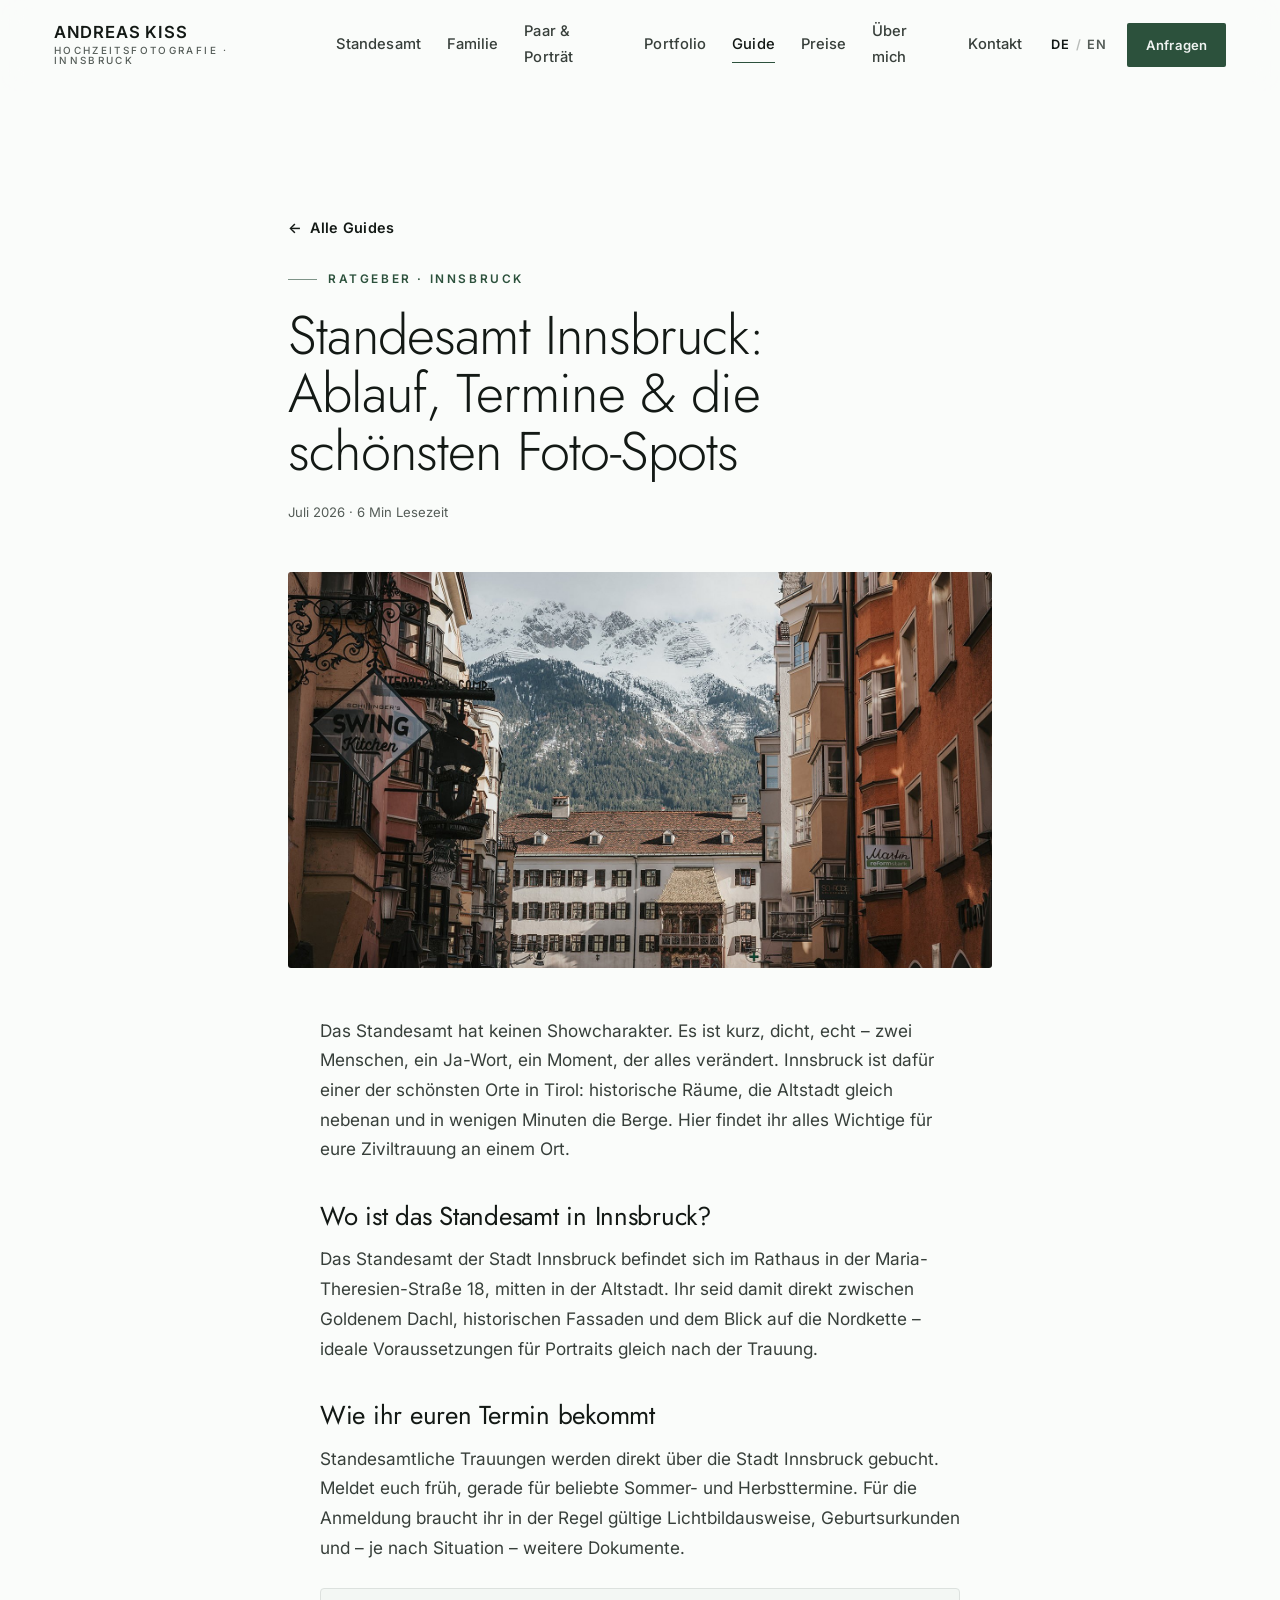
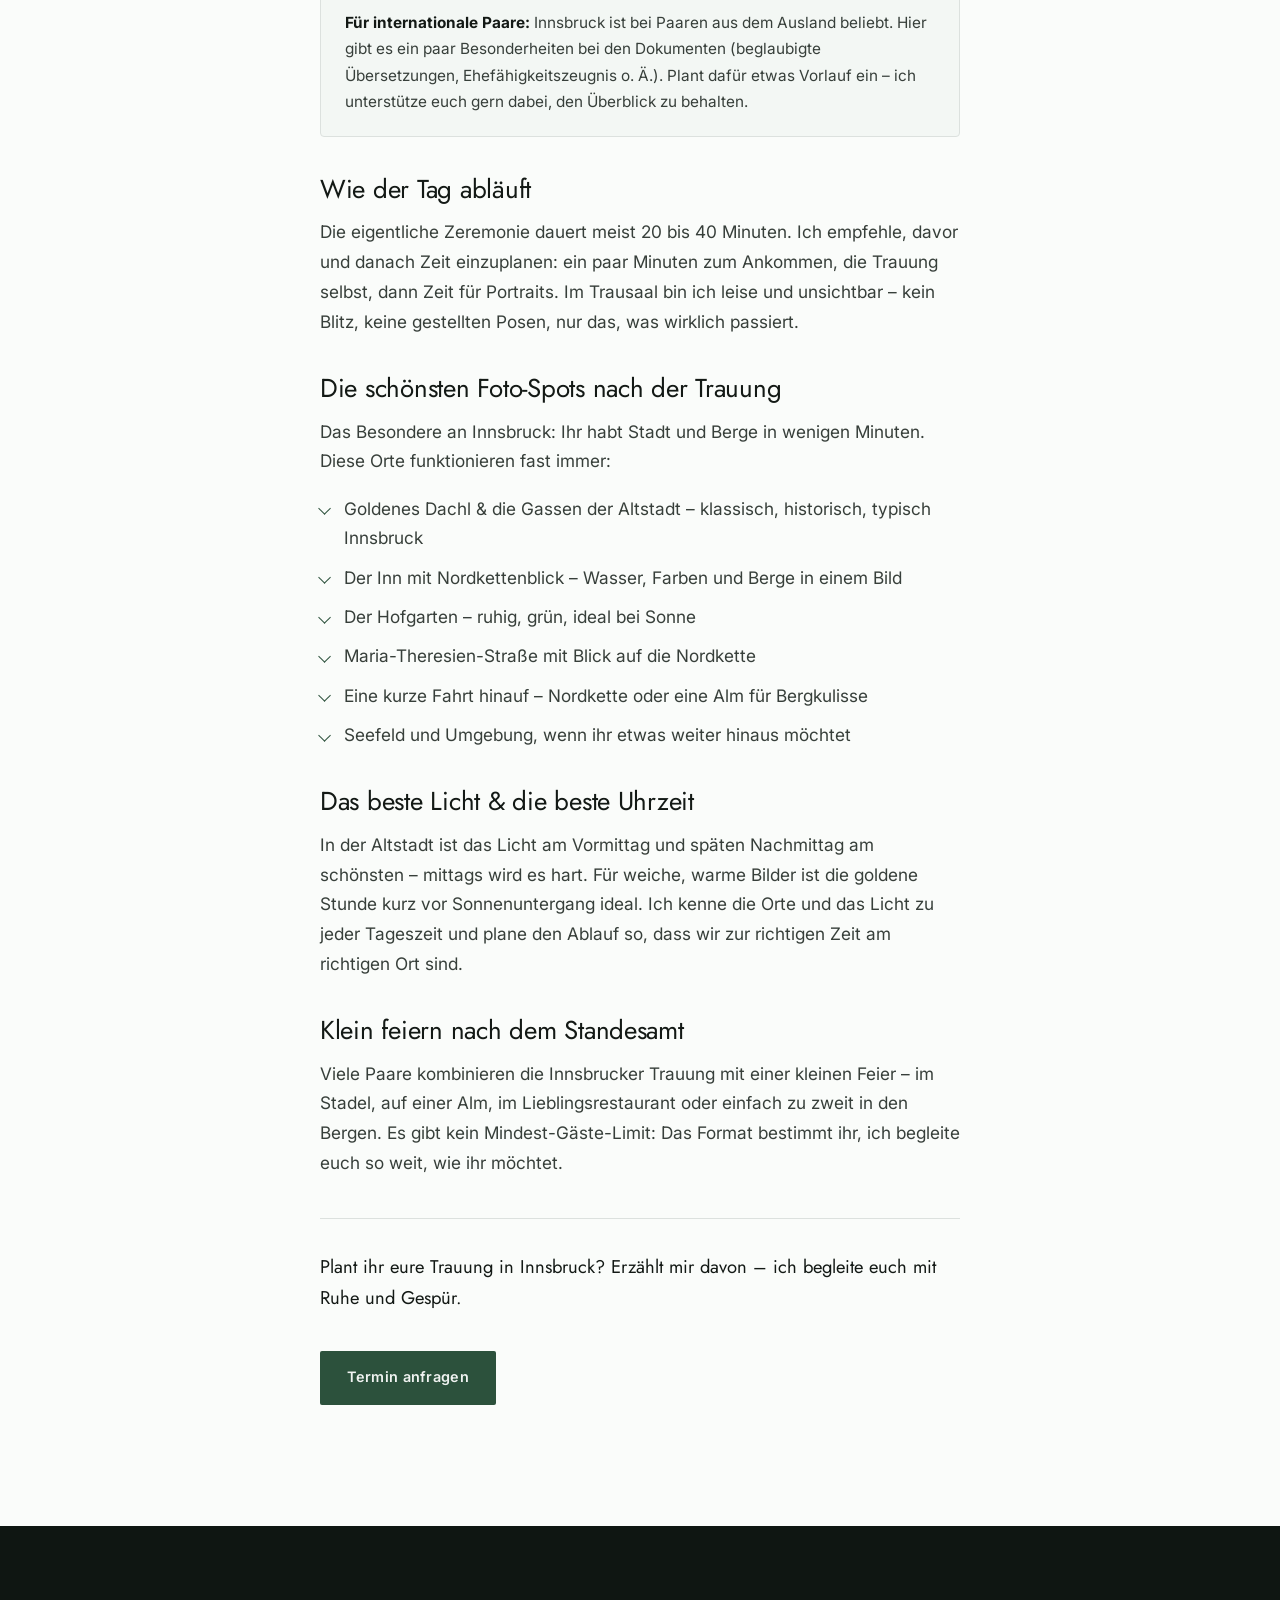
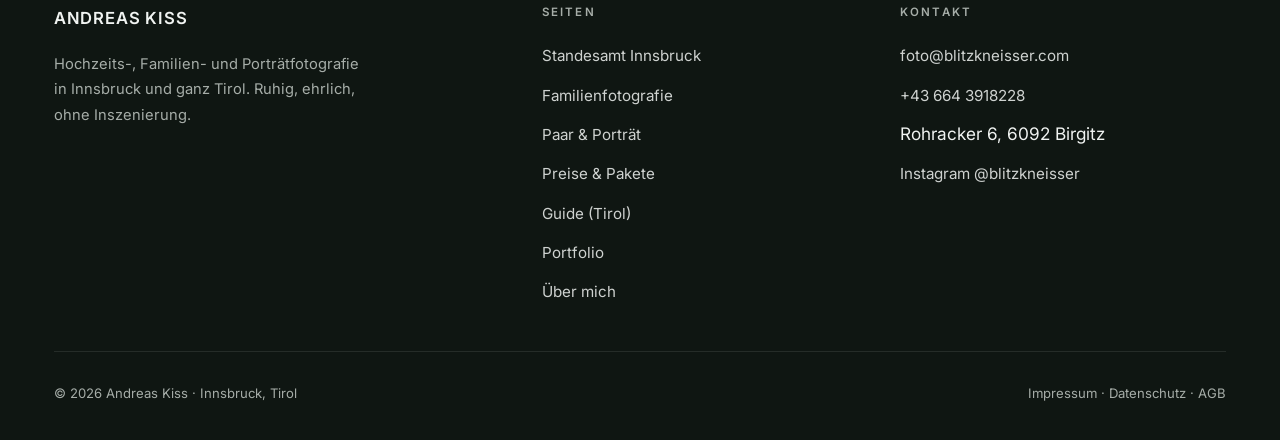
<file: guide-standesamt-innsbruck.html>
<!DOCTYPE html>
<html lang="de" data-lang="de">
<head>
<meta charset="UTF-8">
<meta name="viewport" content="width=device-width, initial-scale=1.0">
<title>Standesamt Innsbruck: Ablauf, Termine & die schönsten Foto-Spots | Andreas Kiss</title>
<meta name="description" content="Alles, was ihr für eure Ziviltrauung in Innsbruck wissen müsst – vom Termin über den Ablauf bis zu den schönsten Orten für Bilder danach.">
<script>document.documentElement.classList.add('js');</script>
<link rel="preconnect" href="https://fonts.googleapis.com">
<link rel="preconnect" href="https://fonts.gstatic.com" crossorigin>
<link href="https://fonts.googleapis.com/css2?family=Inter:wght@400;500;600&family=Jost:ital,wght@0,300;0,400;0,500;1,300;1,400&display=swap" rel="stylesheet">
<link rel="stylesheet" href="assets/site.css">
</head>
<body>
<header class="hdr" id="hdr">
  <div class="wrap-wide hdr-inner">
    <a href="index.html" class="brand" aria-label="Andreas Kiss — Startseite">
      <span class="brand-name">ANDREAS&nbsp;KISS</span>
      <span class="brand-sub de">Hochzeitsfotografie · Innsbruck</span>
      <span class="brand-sub en">Wedding Photography · Innsbruck</span>
    </a>
    <nav class="mainnav" aria-label="Hauptmenü">
      <a href="standesamt.html"><span class="de">Standesamt</span><span class="en">Registry office</span></a>
      <a href="familie.html"><span class="de">Familie</span><span class="en">Family</span></a>
      <a href="paar-portraet.html"><span class="de">Paar &amp; Porträt</span><span class="en">Couple &amp; portrait</span></a>
      <a href="portfolio.html">Portfolio</a>
      <a href="guide.html" class="active">Guide</a>
      <a href="preise.html"><span class="de">Preise</span><span class="en">Pricing</span></a>
      <a href="ueber-mich.html"><span class="de">Über mich</span><span class="en">About</span></a>
      <a href="kontakt.html"><span class="de">Kontakt</span><span class="en">Contact</span></a>
    </nav>
    <div class="hdr-right">
      <div class="lang" role="group" aria-label="Sprache / Language">
        <button type="button" data-set-lang="de" aria-pressed="true">DE</button><span class="sep">/</span><button type="button" data-set-lang="en" aria-pressed="false">EN</button>
      </div>
      <a href="kontakt.html" class="btn btn-primary btn-sm"><span class="de">Anfragen</span><span class="en">Enquire</span></a>
      <button class="burger" id="burger" aria-label="Menü" aria-expanded="false"><span></span><span></span><span></span></button>
    </div>
  </div>
</header>
<nav class="mobilenav" id="mobilenav" data-open="false" aria-label="Menü">
  <a href="standesamt.html"><span class="de">Standesamt &amp; kleine Hochzeiten</span><span class="en">Registry &amp; small weddings</span></a>
  <a href="familie.html"><span class="de">Familienfotografie</span><span class="en">Family photography</span></a>
  <a href="paar-portraet.html"><span class="de">Paar &amp; Porträt</span><span class="en">Couple &amp; portrait</span></a>
  <a href="portfolio.html">Portfolio</a>
  <a href="guide.html">Guide</a>
  <a href="preise.html"><span class="de">Preise</span><span class="en">Pricing</span></a>
  <a href="ueber-mich.html"><span class="de">Über mich</span><span class="en">About</span></a>
  <a href="kontakt.html"><span class="de">Kontakt</span><span class="en">Contact</span></a>
  <div class="mlang" role="group" aria-label="Sprache">
    <button type="button" data-set-lang="de" aria-pressed="true">Deutsch</button>
    <button type="button" data-set-lang="en" aria-pressed="false">English</button>
  </div>
</nav>
<main>
<article class="section article">
  <a href="guide.html" class="link-u article-back"><span class="arw">←</span> <span class="de">Alle Guides</span><span class="en">All guides</span></a>
  <div class="reveal">
    <p class="kicker"><span class="de">Ratgeber · Innsbruck</span><span class="en">Guide · Innsbruck</span></p>
    <h1 class="h-xl" style="margin-top:1.1rem;font-size:clamp(2rem,1.4rem + 3vw,3.4rem);"><span class="de">Standesamt Innsbruck: Ablauf, Termine &amp; die schönsten Foto-Spots</span><span class="en">Getting married at Innsbruck registry office: process, dates &amp; the best photo spots</span></h1>
    <div class="a-meta"><span class="de">Juli 2026 · 6 Min Lesezeit</span><span class="en">July 2026 · 6 min read</span></div>
  </div>
  <figure class="article-hero reveal"><img loading="lazy" src="assets/img/standesamt-hochzeit-innsbruck-goldenes-dachl.jpg" alt="Ratgeber · Innsbruck"></figure>
  <div class="article-body reveal">
    <div class="de">
<p>Das Standesamt hat keinen Showcharakter. Es ist kurz, dicht, echt – zwei Menschen, ein Ja-Wort, ein Moment, der alles verändert. Innsbruck ist dafür einer der schönsten Orte in Tirol: historische Räume, die Altstadt gleich nebenan und in wenigen Minuten die Berge. Hier findet ihr alles Wichtige für eure Ziviltrauung an einem Ort.</p>
<h2>Wo ist das Standesamt in Innsbruck?</h2>
<p>Das Standesamt der Stadt Innsbruck befindet sich im Rathaus in der Maria-Theresien-Straße 18, mitten in der Altstadt. Ihr seid damit direkt zwischen Goldenem Dachl, historischen Fassaden und dem Blick auf die Nordkette – ideale Voraussetzungen für Portraits gleich nach der Trauung.</p>
<h2>Wie ihr euren Termin bekommt</h2>
<p>Standesamtliche Trauungen werden direkt über die Stadt Innsbruck gebucht. Meldet euch früh, gerade für beliebte Sommer- und Herbsttermine. Für die Anmeldung braucht ihr in der Regel gültige Lichtbildausweise, Geburtsurkunden und – je nach Situation – weitere Dokumente.</p>
<div class="callout"><b>Für internationale Paare:</b> Innsbruck ist bei Paaren aus dem Ausland beliebt. Hier gibt es ein paar Besonderheiten bei den Dokumenten (beglaubigte Übersetzungen, Ehefähigkeitszeugnis o. Ä.). Plant dafür etwas Vorlauf ein – ich unterstütze euch gern dabei, den Überblick zu behalten.</div>
<h2>Wie der Tag abläuft</h2>
<p>Die eigentliche Zeremonie dauert meist 20 bis 40 Minuten. Ich empfehle, davor und danach Zeit einzuplanen: ein paar Minuten zum Ankommen, die Trauung selbst, dann Zeit für Portraits. Im Trausaal bin ich leise und unsichtbar – kein Blitz, keine gestellten Posen, nur das, was wirklich passiert.</p>
<h2>Die schönsten Foto-Spots nach der Trauung</h2>
<p>Das Besondere an Innsbruck: Ihr habt Stadt und Berge in wenigen Minuten. Diese Orte funktionieren fast immer:</p>
<ul>
<li>Goldenes Dachl &amp; die Gassen der Altstadt – klassisch, historisch, typisch Innsbruck</li>
<li>Der Inn mit Nordkettenblick – Wasser, Farben und Berge in einem Bild</li>
<li>Der Hofgarten – ruhig, grün, ideal bei Sonne</li>
<li>Maria-Theresien-Straße mit Blick auf die Nordkette</li>
<li>Eine kurze Fahrt hinauf – Nordkette oder eine Alm für Bergkulisse</li>
<li>Seefeld und Umgebung, wenn ihr etwas weiter hinaus möchtet</li>
</ul>
<h2>Das beste Licht &amp; die beste Uhrzeit</h2>
<p>In der Altstadt ist das Licht am Vormittag und späten Nachmittag am schönsten – mittags wird es hart. Für weiche, warme Bilder ist die goldene Stunde kurz vor Sonnenuntergang ideal. Ich kenne die Orte und das Licht zu jeder Tageszeit und plane den Ablauf so, dass wir zur richtigen Zeit am richtigen Ort sind.</p>
<h2>Klein feiern nach dem Standesamt</h2>
<p>Viele Paare kombinieren die Innsbrucker Trauung mit einer kleinen Feier – im Stadel, auf einer Alm, im Lieblingsrestaurant oder einfach zu zweit in den Bergen. Es gibt kein Mindest-Gäste-Limit: Das Format bestimmt ihr, ich begleite euch so weit, wie ihr möchtet.</p>
</div>
    <div class="en">
<p>The registry office has no show to it. It's short, dense, real – two people, one "yes", a moment that changes everything. Innsbruck is one of the loveliest places in Tyrol for it: historic rooms, the old town next door, and the mountains just minutes away. Here's everything that matters for your civil ceremony, in one place.</p>
<h2>Where is the registry office in Innsbruck?</h2>
<p>Innsbruck's registry office is in the town hall at Maria-Theresien-Straße 18, right in the old town – between the Golden Roof, historic façades and the view of the Nordkette. Perfect conditions for portraits straight after the ceremony.</p>
<h2>How to get your date</h2>
<p>Civil ceremonies are booked directly through the City of Innsbruck. Get in touch early, especially for popular summer and autumn dates. For registration you usually need valid photo IDs, birth certificates and – depending on your situation – further documents.</p>
<div class="callout"><b>For international couples:</b> Innsbruck is popular with couples from abroad. There are a few specifics around documents (certified translations, certificate of no impediment, etc.). Allow some lead time – I'm glad to help you keep track.</div>
<h2>How the day unfolds</h2>
<p>The ceremony itself usually takes 20 to 40 minutes. I recommend leaving time before and after: a few minutes to arrive, the ceremony, then time for portraits. In the room I stay quiet and unseen – no flash, no staged poses, just what really happens.</p>
<h2>The best photo spots after the ceremony</h2>
<p>What makes Innsbruck special: you have city and mountains within minutes. These places almost always work:</p>
<ul>
<li>The Golden Roof &amp; the old-town lanes – classic, historic, unmistakably Innsbruck</li>
<li>The river Inn with the Nordkette behind – water, colour and mountains in one frame</li>
<li>The Hofgarten – calm, green, ideal in sunshine</li>
<li>Maria-Theresien-Straße with the Nordkette view</li>
<li>A short drive up – the Nordkette or an alpine hut for a mountain backdrop</li>
<li>Seefeld and around, if you'd like to go a little further</li>
</ul>
<h2>The best light &amp; time of day</h2>
<p>In the old town the light is loveliest in the morning and late afternoon – midday gets harsh. For soft, warm images the golden hour just before sunset is ideal. I know the places and the light at every hour and plan the day so we're in the right spot at the right time.</p>
<h2>A small celebration afterwards</h2>
<p>Many couples pair the Innsbruck ceremony with a small celebration – in a barn, at an alpine hut, in a favourite restaurant, or simply the two of you in the mountains. There's no minimum number of guests: you decide the format, I accompany you as far as you like.</p>
</div>
  </div>
  <div class="article-body reveal" style="margin-top:2.5rem;padding-top:2rem;border-top:1px solid var(--line);">
    <p style="font-family:var(--display);font-size:1.15rem;color:var(--ink);"><span class="de">Plant ihr eure Trauung in Innsbruck? Erzählt mir davon – ich begleite euch mit Ruhe und Gespür.</span><span class="en">Planning your ceremony in Innsbruck? Tell me about it – I'll be there, calm and attentive.</span></p>
    <a href="kontakt.html" class="btn btn-primary" style="margin-top:1.2rem;"><span class="de">Termin anfragen</span><span class="en">Enquire now</span></a>
  </div>
  <script type="application/ld+json">{"@context":"https://schema.org","@type":"Article","headline":"Standesamt Innsbruck: Ablauf, Termine & die schönsten Foto-Spots","datePublished":"2026-07-22","inLanguage":"de","author":{"@type":"Person","name":"Andreas Kiss"},"publisher":{"@type":"Organization","name":"Andreas Kiss – Hochzeitsfotograf Tirol"},"about":"Standesamt Innsbruck, Hochzeitsfotografie Tirol"}</script>
</article>
</main>
<footer class="footer">
  <div class="wrap-wide">
    <div class="top">
      <div>
        <span class="brand-name">ANDREAS KISS</span>
        <p class="fbio"><span class="de">Hochzeits-, Familien- und Porträtfotografie in Innsbruck und ganz Tirol. Ruhig, ehrlich, ohne Inszenierung.</span><span class="en">Wedding, family and portrait photography in Innsbruck and across Tyrol. Calm, honest, unstaged.</span></p>
      </div>
      <div>
        <h5><span class="de">Seiten</span><span class="en">Pages</span></h5>
        <ul>
          <li><a href="standesamt.html"><span class="de">Standesamt Innsbruck</span><span class="en">Registry office</span></a></li>
          <li><a href="familie.html"><span class="de">Familienfotografie</span><span class="en">Family</span></a></li>
          <li><a href="paar-portraet.html"><span class="de">Paar &amp; Porträt</span><span class="en">Couple &amp; portrait</span></a></li>
          <li><a href="preise.html"><span class="de">Preise &amp; Pakete</span><span class="en">Pricing</span></a></li>
          <li><a href="guide.html"><span class="de">Guide (Tirol)</span><span class="en">Guide (Tyrol)</span></a></li>
          <li><a href="portfolio.html">Portfolio</a></li>
          <li><a href="ueber-mich.html"><span class="de">Über mich</span><span class="en">About</span></a></li>
        </ul>
      </div>
      <div>
        <h5><span class="de">Kontakt</span><span class="en">Contact</span></h5>
        <ul>
          <li><a href="mailto:foto@blitzkneisser.com">foto@blitzkneisser.com</a></li>
          <li><a href="tel:+436643918228">+43 664 3918228</a></li>
          <li>Rohracker 6, 6092 Birgitz</li>
          <li><a href="https://www.instagram.com/blitzkneisser/" target="_blank" rel="noopener">Instagram @blitzkneisser</a></li>
        </ul>
      </div>
    </div>
    <div class="bottom">
      <span>© <span id="yr">2026</span> Andreas Kiss · Innsbruck, Tirol</span>
      <span><a href="/impressum/">Impressum</a> · <a href="/dsgvo/">Datenschutz</a> · <a href="/agb/">AGB</a></span>
    </div>
  </div>
</footer>
<script src="assets/site.js"></script>
</body>
</html>
</file>
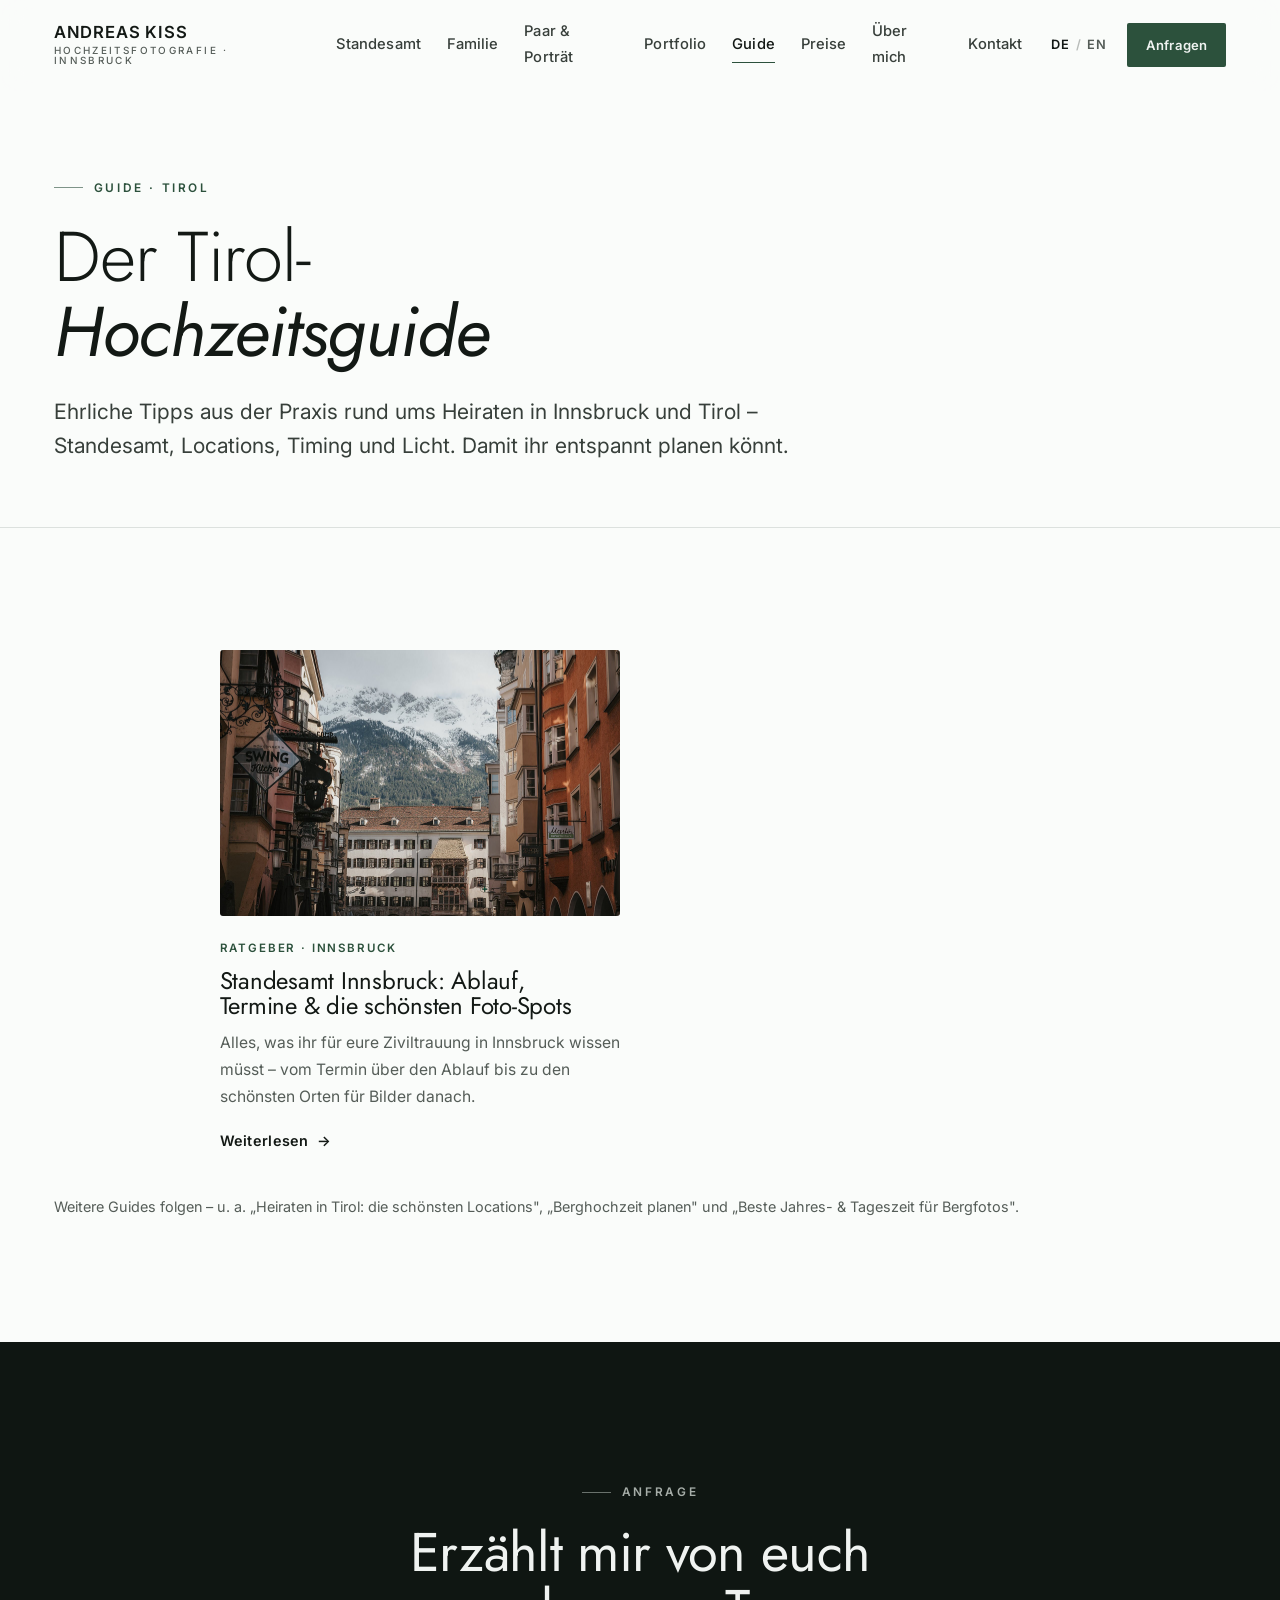
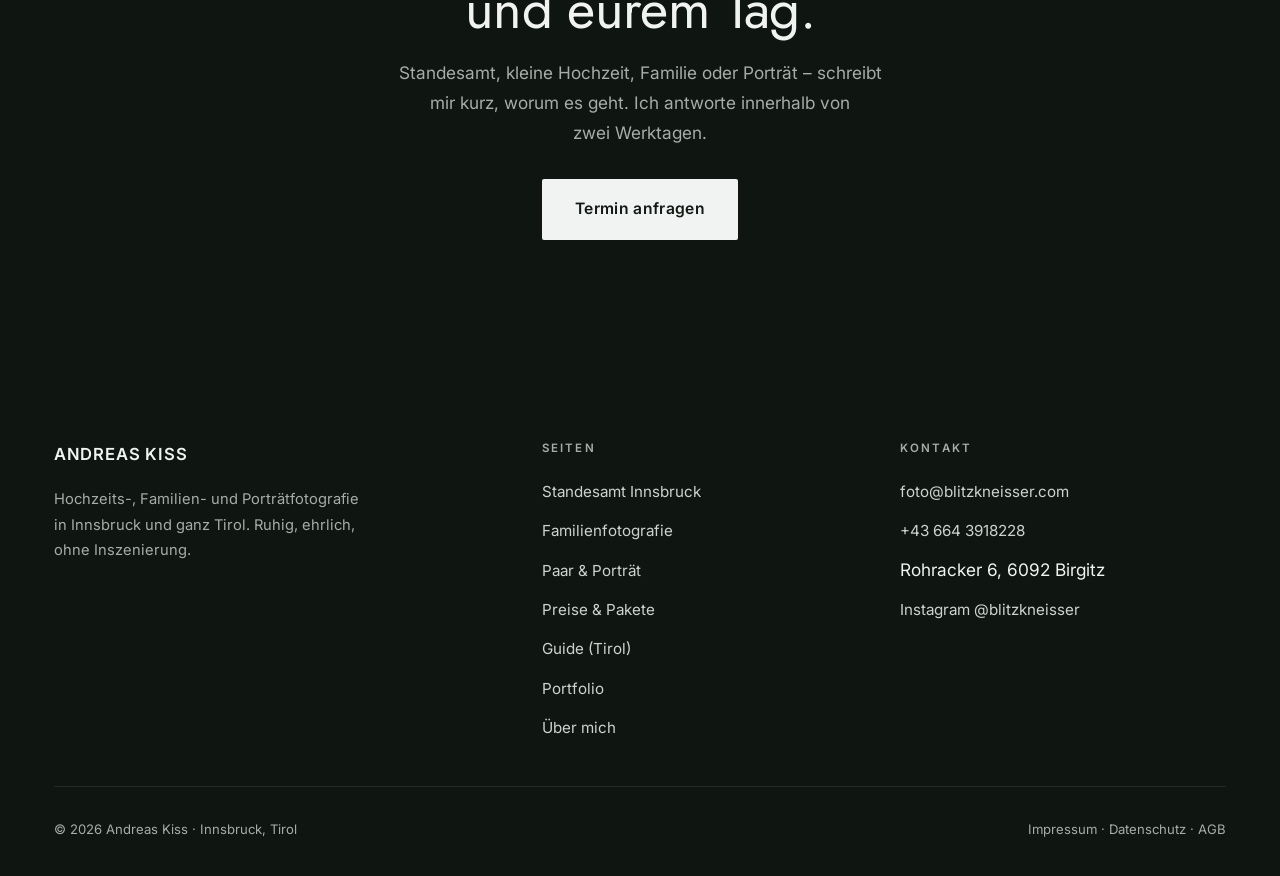
<file: guide.html>
<!DOCTYPE html>
<html lang="de" data-lang="de">
<head>
<meta charset="UTF-8">
<meta name="viewport" content="width=device-width, initial-scale=1.0">
<title>Hochzeitsguide Tirol – Standesamt, Locations & Tipps | Andreas Kiss</title>
<meta name="description" content="Praktische Tipps zum Heiraten in Innsbruck und Tirol: Standesamt, Foto-Locations, Timing und Licht – ehrlich und aus der Praxis.">
<script>document.documentElement.classList.add('js');</script>
<link rel="preconnect" href="https://fonts.googleapis.com">
<link rel="preconnect" href="https://fonts.gstatic.com" crossorigin>
<link href="https://fonts.googleapis.com/css2?family=Inter:wght@400;500;600&family=Jost:ital,wght@0,300;0,400;0,500;1,300;1,400&display=swap" rel="stylesheet">
<link rel="stylesheet" href="assets/site.css">
</head>
<body>
<header class="hdr" id="hdr">
  <div class="wrap-wide hdr-inner">
    <a href="index.html" class="brand" aria-label="Andreas Kiss — Startseite">
      <span class="brand-name">ANDREAS&nbsp;KISS</span>
      <span class="brand-sub de">Hochzeitsfotografie · Innsbruck</span>
      <span class="brand-sub en">Wedding Photography · Innsbruck</span>
    </a>
    <nav class="mainnav" aria-label="Hauptmenü">
      <a href="standesamt.html"><span class="de">Standesamt</span><span class="en">Registry office</span></a>
      <a href="familie.html"><span class="de">Familie</span><span class="en">Family</span></a>
      <a href="paar-portraet.html"><span class="de">Paar &amp; Porträt</span><span class="en">Couple &amp; portrait</span></a>
      <a href="portfolio.html">Portfolio</a>
      <a href="guide.html" class="active">Guide</a>
      <a href="preise.html"><span class="de">Preise</span><span class="en">Pricing</span></a>
      <a href="ueber-mich.html"><span class="de">Über mich</span><span class="en">About</span></a>
      <a href="kontakt.html"><span class="de">Kontakt</span><span class="en">Contact</span></a>
    </nav>
    <div class="hdr-right">
      <div class="lang" role="group" aria-label="Sprache / Language">
        <button type="button" data-set-lang="de" aria-pressed="true">DE</button><span class="sep">/</span><button type="button" data-set-lang="en" aria-pressed="false">EN</button>
      </div>
      <a href="kontakt.html" class="btn btn-primary btn-sm"><span class="de">Anfragen</span><span class="en">Enquire</span></a>
      <button class="burger" id="burger" aria-label="Menü" aria-expanded="false"><span></span><span></span><span></span></button>
    </div>
  </div>
</header>
<nav class="mobilenav" id="mobilenav" data-open="false" aria-label="Menü">
  <a href="standesamt.html"><span class="de">Standesamt &amp; kleine Hochzeiten</span><span class="en">Registry &amp; small weddings</span></a>
  <a href="familie.html"><span class="de">Familienfotografie</span><span class="en">Family photography</span></a>
  <a href="paar-portraet.html"><span class="de">Paar &amp; Porträt</span><span class="en">Couple &amp; portrait</span></a>
  <a href="portfolio.html">Portfolio</a>
  <a href="guide.html">Guide</a>
  <a href="preise.html"><span class="de">Preise</span><span class="en">Pricing</span></a>
  <a href="ueber-mich.html"><span class="de">Über mich</span><span class="en">About</span></a>
  <a href="kontakt.html"><span class="de">Kontakt</span><span class="en">Contact</span></a>
  <div class="mlang" role="group" aria-label="Sprache">
    <button type="button" data-set-lang="de" aria-pressed="true">Deutsch</button>
    <button type="button" data-set-lang="en" aria-pressed="false">English</button>
  </div>
</nav>
<main>
<section class="phero">
  <div class="wrap-wide reveal">
    <p class="kicker">Guide · Tirol</p>
    <h1><span class="de">Der Tirol-<em>Hochzeitsguide</em></span><span class="en">The Tyrol <em>wedding guide</em></span></h1>
    <p class="lead"><span class="de">Ehrliche Tipps aus der Praxis rund ums Heiraten in Innsbruck und Tirol – Standesamt, Locations, Timing und Licht. Damit ihr entspannt planen könnt.</span><span class="en">Honest, practical tips on getting married in Innsbruck and Tyrol – registry office, locations, timing and light. So you can plan with ease.</span></p>
  </div>
</section>
<section class="section">
  <div class="wrap-wide">
    <div class="guide-grid">

      <article class="gcard reveal">
        <a href="guide-standesamt-innsbruck.html"><figure><img loading="lazy" src="assets/img/standesamt-hochzeit-innsbruck-goldenes-dachl.jpg" alt="Ratgeber · Innsbruck"></figure></a>
        <span class="cat"><span class="de">Ratgeber · Innsbruck</span><span class="en">Guide · Innsbruck</span></span>
        <h3><a href="guide-standesamt-innsbruck.html"><span class="de">Standesamt Innsbruck: Ablauf, Termine &amp; die schönsten Foto-Spots</span><span class="en">Getting married at Innsbruck registry office: process, dates &amp; the best photo spots</span></a></h3>
        <p><span class="de">Alles, was ihr für eure Ziviltrauung in Innsbruck wissen müsst – vom Termin über den Ablauf bis zu den schönsten Orten für Bilder danach.</span><span class="en">Everything you need for your civil ceremony in Innsbruck – from booking to the process to the best places for photos afterwards.</span></p>
        <a href="guide-standesamt-innsbruck.html" class="link-u"><span class="de">Weiterlesen</span><span class="en">Read more</span> <span class="arw">→</span></a>
      </article>
    </div>
    <p class="muted reveal" style="margin-top:2.5rem;font-size:.9rem;"><span class="de">Weitere Guides folgen – u. a. „Heiraten in Tirol: die schönsten Locations", „Berghochzeit planen" und „Beste Jahres- &amp; Tageszeit für Bergfotos".</span><span class="en">More guides coming soon – incl. "Getting married in Tyrol: the best locations", "Planning a mountain wedding" and "Best season &amp; time of day for mountain photos".</span></p>
  </div>
</section>

<section class="section cta">
  <div class="wrap reveal">
    <p class="kicker centered on-dark"><span class="de">Anfrage</span><span class="en">Enquiry</span></p>
    <h2 class="h-lg" style="margin-top:1.3rem;"><span class="de">Erzählt mir von euch und eurem Tag.</span><span class="en">Tell me about you and your day.</span></h2>
    <p><span class="de">Standesamt, kleine Hochzeit, Familie oder Porträt – schreibt mir kurz, worum es geht. Ich antworte innerhalb von zwei Werktagen.</span><span class="en">Registry office, small wedding, family or portrait – tell me briefly what it's about. I reply within two working days.</span></p>
    <a href="kontakt.html" class="btn btn-primary btn-lg"><span class="de">Termin anfragen</span><span class="en">Enquire now</span></a>
  </div>
</section>
</main>
<footer class="footer">
  <div class="wrap-wide">
    <div class="top">
      <div>
        <span class="brand-name">ANDREAS KISS</span>
        <p class="fbio"><span class="de">Hochzeits-, Familien- und Porträtfotografie in Innsbruck und ganz Tirol. Ruhig, ehrlich, ohne Inszenierung.</span><span class="en">Wedding, family and portrait photography in Innsbruck and across Tyrol. Calm, honest, unstaged.</span></p>
      </div>
      <div>
        <h5><span class="de">Seiten</span><span class="en">Pages</span></h5>
        <ul>
          <li><a href="standesamt.html"><span class="de">Standesamt Innsbruck</span><span class="en">Registry office</span></a></li>
          <li><a href="familie.html"><span class="de">Familienfotografie</span><span class="en">Family</span></a></li>
          <li><a href="paar-portraet.html"><span class="de">Paar &amp; Porträt</span><span class="en">Couple &amp; portrait</span></a></li>
          <li><a href="preise.html"><span class="de">Preise &amp; Pakete</span><span class="en">Pricing</span></a></li>
          <li><a href="guide.html"><span class="de">Guide (Tirol)</span><span class="en">Guide (Tyrol)</span></a></li>
          <li><a href="portfolio.html">Portfolio</a></li>
          <li><a href="ueber-mich.html"><span class="de">Über mich</span><span class="en">About</span></a></li>
        </ul>
      </div>
      <div>
        <h5><span class="de">Kontakt</span><span class="en">Contact</span></h5>
        <ul>
          <li><a href="mailto:foto@blitzkneisser.com">foto@blitzkneisser.com</a></li>
          <li><a href="tel:+436643918228">+43 664 3918228</a></li>
          <li>Rohracker 6, 6092 Birgitz</li>
          <li><a href="https://www.instagram.com/blitzkneisser/" target="_blank" rel="noopener">Instagram @blitzkneisser</a></li>
        </ul>
      </div>
    </div>
    <div class="bottom">
      <span>© <span id="yr">2026</span> Andreas Kiss · Innsbruck, Tirol</span>
      <span><a href="/impressum/">Impressum</a> · <a href="/dsgvo/">Datenschutz</a> · <a href="/agb/">AGB</a></span>
    </div>
  </div>
</footer>
<script src="assets/site.js"></script>
</body>
</html>
</file>
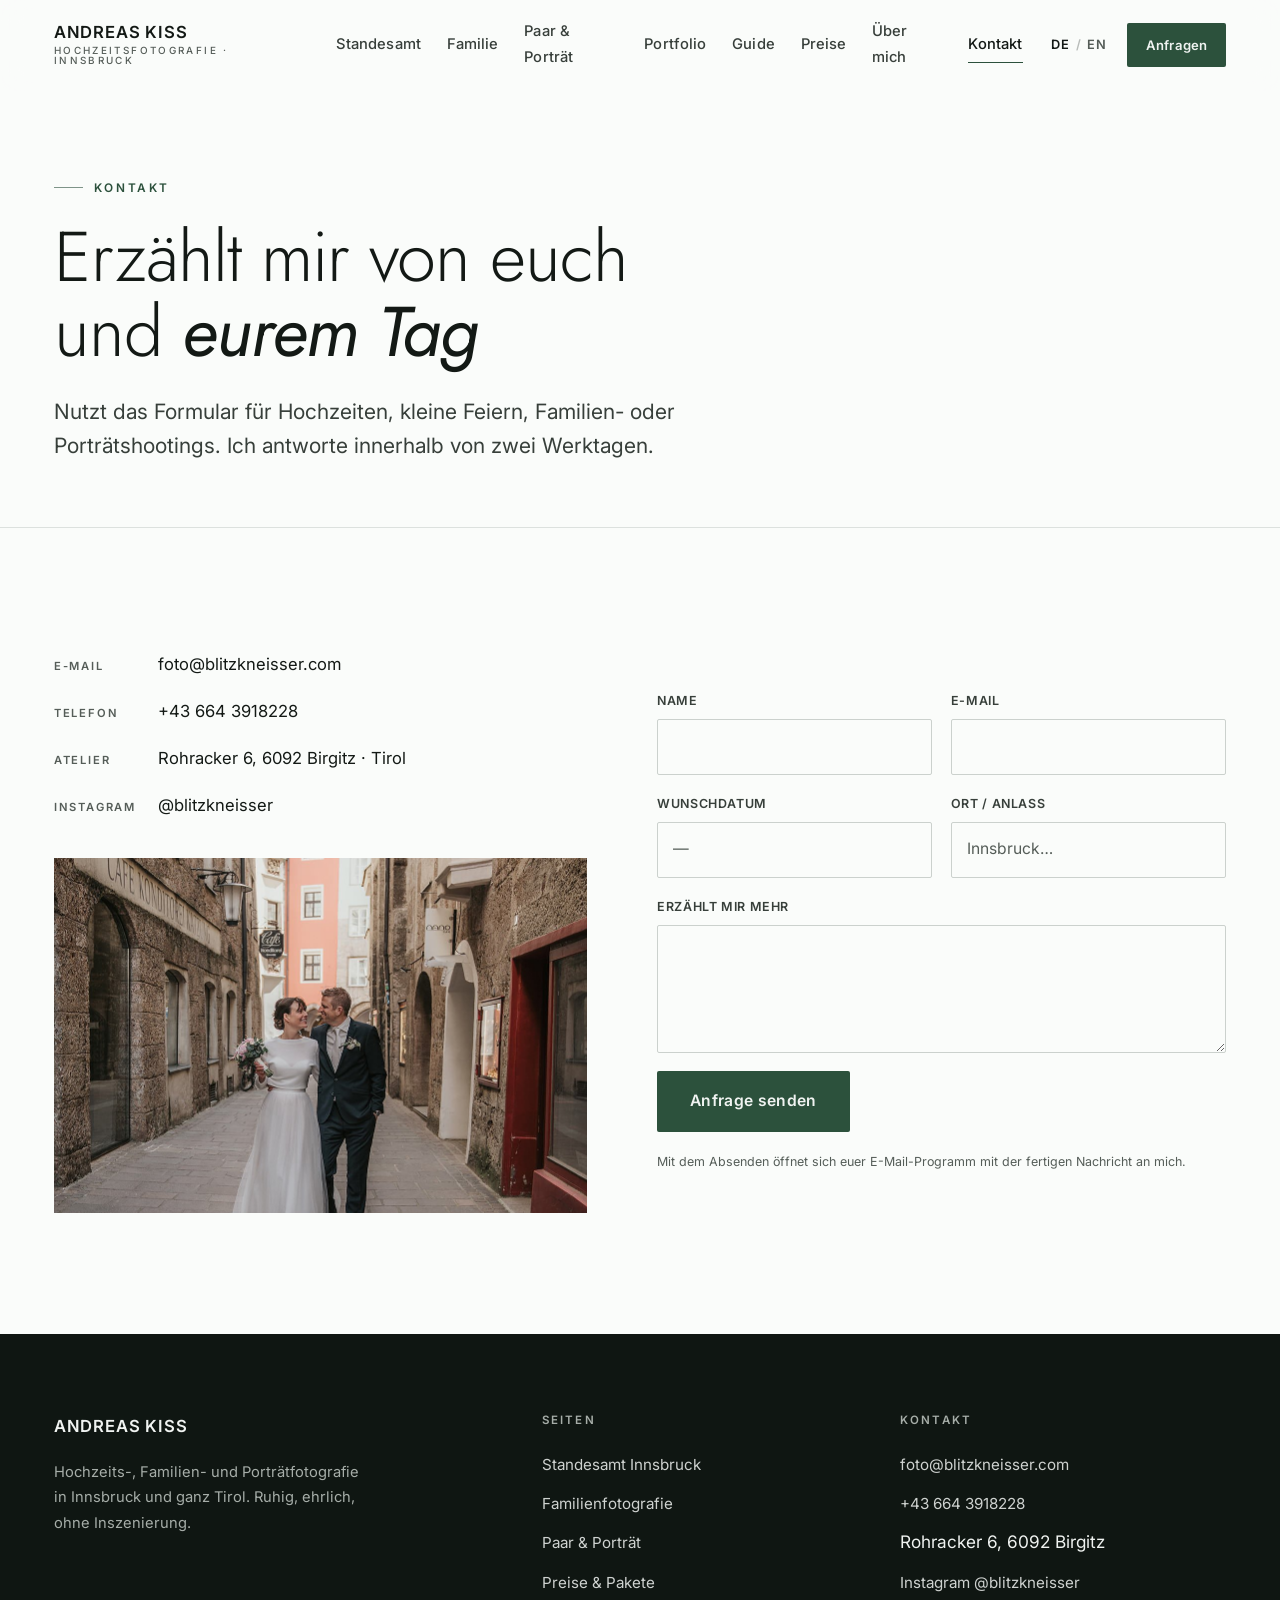
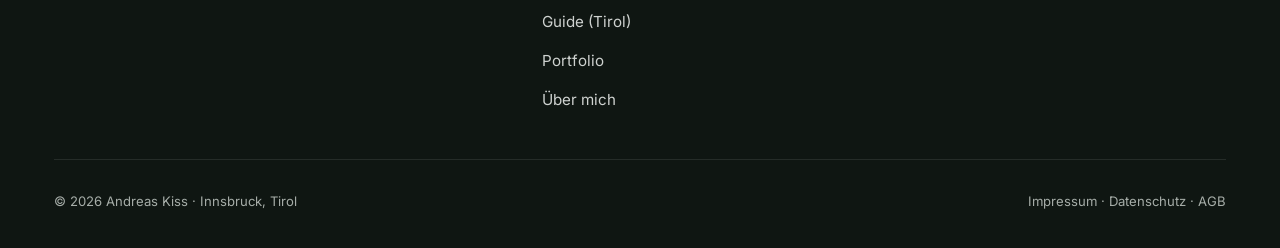
<file: kontakt.html>
<!DOCTYPE html>
<html lang="de" data-lang="de">
<head>
<meta charset="UTF-8">
<meta name="viewport" content="width=device-width, initial-scale=1.0">
<title>Kontakt | Andreas Kiss – Hochzeitsfotograf Innsbruck</title>
<meta name="description" content="Anfrage für Hochzeit, Standesamt, Familie oder Porträt in Innsbruck und Tirol.">
<script>document.documentElement.classList.add('js');</script>
<link rel="preconnect" href="https://fonts.googleapis.com">
<link rel="preconnect" href="https://fonts.gstatic.com" crossorigin>
<link href="https://fonts.googleapis.com/css2?family=Inter:wght@400;500;600&family=Jost:ital,wght@0,300;0,400;0,500;1,300;1,400&display=swap" rel="stylesheet">
<link rel="stylesheet" href="assets/site.css">
</head>
<body>
<header class="hdr" id="hdr">
  <div class="wrap-wide hdr-inner">
    <a href="index.html" class="brand" aria-label="Andreas Kiss — Startseite">
      <span class="brand-name">ANDREAS&nbsp;KISS</span>
      <span class="brand-sub de">Hochzeitsfotografie · Innsbruck</span>
      <span class="brand-sub en">Wedding Photography · Innsbruck</span>
    </a>
    <nav class="mainnav" aria-label="Hauptmenü">
      <a href="standesamt.html"><span class="de">Standesamt</span><span class="en">Registry office</span></a>
      <a href="familie.html"><span class="de">Familie</span><span class="en">Family</span></a>
      <a href="paar-portraet.html"><span class="de">Paar &amp; Porträt</span><span class="en">Couple &amp; portrait</span></a>
      <a href="portfolio.html">Portfolio</a>
      <a href="guide.html">Guide</a>
      <a href="preise.html"><span class="de">Preise</span><span class="en">Pricing</span></a>
      <a href="ueber-mich.html"><span class="de">Über mich</span><span class="en">About</span></a>
      <a href="kontakt.html" class="active"><span class="de">Kontakt</span><span class="en">Contact</span></a>
    </nav>
    <div class="hdr-right">
      <div class="lang" role="group" aria-label="Sprache / Language">
        <button type="button" data-set-lang="de" aria-pressed="true">DE</button><span class="sep">/</span><button type="button" data-set-lang="en" aria-pressed="false">EN</button>
      </div>
      <a href="kontakt.html" class="btn btn-primary btn-sm"><span class="de">Anfragen</span><span class="en">Enquire</span></a>
      <button class="burger" id="burger" aria-label="Menü" aria-expanded="false"><span></span><span></span><span></span></button>
    </div>
  </div>
</header>
<nav class="mobilenav" id="mobilenav" data-open="false" aria-label="Menü">
  <a href="standesamt.html"><span class="de">Standesamt &amp; kleine Hochzeiten</span><span class="en">Registry &amp; small weddings</span></a>
  <a href="familie.html"><span class="de">Familienfotografie</span><span class="en">Family photography</span></a>
  <a href="paar-portraet.html"><span class="de">Paar &amp; Porträt</span><span class="en">Couple &amp; portrait</span></a>
  <a href="portfolio.html">Portfolio</a>
  <a href="guide.html">Guide</a>
  <a href="preise.html"><span class="de">Preise</span><span class="en">Pricing</span></a>
  <a href="ueber-mich.html"><span class="de">Über mich</span><span class="en">About</span></a>
  <a href="kontakt.html"><span class="de">Kontakt</span><span class="en">Contact</span></a>
  <div class="mlang" role="group" aria-label="Sprache">
    <button type="button" data-set-lang="de" aria-pressed="true">Deutsch</button>
    <button type="button" data-set-lang="en" aria-pressed="false">English</button>
  </div>
</nav>
<main>
<section class="phero">
  <div class="wrap-wide reveal">
    <p class="kicker"><span class="de">Kontakt</span><span class="en">Contact</span></p>
    <h1><span class="de">Erzählt mir von euch und <em>eurem Tag</em></span><span class="en">Tell me about you and <em>your day</em></span></h1>
    <p class="lead"><span class="de">Nutzt das Formular für Hochzeiten, kleine Feiern, Familien- oder Porträtshootings. Ich antworte innerhalb von zwei Werktagen.</span><span class="en">Use the form for weddings, small celebrations, family or portrait sessions. I reply within two working days.</span></p>
  </div>
</section>

<section class="section">
  <div class="wrap">
    <div class="split narrow">
      <div class="reveal">
        <div class="cinfo">
          <a href="mailto:foto@blitzkneisser.com"><span class="k">E-Mail</span>foto@blitzkneisser.com</a>
          <a href="tel:+436643918228"><span class="k"><span class="de">Telefon</span><span class="en">Phone</span></span>+43 664 3918228</a>
          <div><span class="k"><span class="de">Atelier</span><span class="en">Studio</span></span>Rohracker 6, 6092 Birgitz · Tirol</div>
          <a href="https://www.instagram.com/blitzkneisser/" target="_blank" rel="noopener"><span class="k">Instagram</span>@blitzkneisser</a>
        </div>
        <div style="margin-top:2.4rem;overflow:hidden;">
          <img class="ar-32" loading="lazy" src="assets/img/standesamt-hochzeit-innsbruck-altstadt-paar.jpg" alt="Paar in der Innsbrucker Altstadt" style="width:100%;object-fit:cover;">
        </div>
      </div>
      <form class="form reveal" id="contactForm" novalidate>
        <div class="two">
          <div class="field"><label for="name">Name</label><input id="name" name="name" type="text" required></div>
          <div class="field"><label for="email">E-Mail</label><input id="email" name="email" type="email" required></div>
        </div>
        <div class="two">
          <div class="field"><label for="date"><span class="de">Wunschdatum</span><span class="en">Preferred date</span></label><input id="date" name="date" type="text" placeholder="—"></div>
          <div class="field"><label for="place"><span class="de">Ort / Anlass</span><span class="en">Place / occasion</span></label><input id="place" name="place" type="text" placeholder="Innsbruck…"></div>
        </div>
        <div class="field"><label for="msg"><span class="de">Erzählt mir mehr</span><span class="en">Tell me more</span></label><textarea id="msg" name="msg" required></textarea></div>
        <button type="submit" class="btn btn-primary btn-lg" style="justify-self:start;"><span class="de">Anfrage senden</span><span class="en">Send enquiry</span></button>
        <p class="note"><span class="de">Mit dem Absenden öffnet sich euer E-Mail-Programm mit der fertigen Nachricht an mich.</span><span class="en">Submitting opens your email app with the message ready to send to me.</span></p>
      </form>
    </div>
  </div>
</section>
</main>
<footer class="footer">
  <div class="wrap-wide">
    <div class="top">
      <div>
        <span class="brand-name">ANDREAS KISS</span>
        <p class="fbio"><span class="de">Hochzeits-, Familien- und Porträtfotografie in Innsbruck und ganz Tirol. Ruhig, ehrlich, ohne Inszenierung.</span><span class="en">Wedding, family and portrait photography in Innsbruck and across Tyrol. Calm, honest, unstaged.</span></p>
      </div>
      <div>
        <h5><span class="de">Seiten</span><span class="en">Pages</span></h5>
        <ul>
          <li><a href="standesamt.html"><span class="de">Standesamt Innsbruck</span><span class="en">Registry office</span></a></li>
          <li><a href="familie.html"><span class="de">Familienfotografie</span><span class="en">Family</span></a></li>
          <li><a href="paar-portraet.html"><span class="de">Paar &amp; Porträt</span><span class="en">Couple &amp; portrait</span></a></li>
          <li><a href="preise.html"><span class="de">Preise &amp; Pakete</span><span class="en">Pricing</span></a></li>
          <li><a href="guide.html"><span class="de">Guide (Tirol)</span><span class="en">Guide (Tyrol)</span></a></li>
          <li><a href="portfolio.html">Portfolio</a></li>
          <li><a href="ueber-mich.html"><span class="de">Über mich</span><span class="en">About</span></a></li>
        </ul>
      </div>
      <div>
        <h5><span class="de">Kontakt</span><span class="en">Contact</span></h5>
        <ul>
          <li><a href="mailto:foto@blitzkneisser.com">foto@blitzkneisser.com</a></li>
          <li><a href="tel:+436643918228">+43 664 3918228</a></li>
          <li>Rohracker 6, 6092 Birgitz</li>
          <li><a href="https://www.instagram.com/blitzkneisser/" target="_blank" rel="noopener">Instagram @blitzkneisser</a></li>
        </ul>
      </div>
    </div>
    <div class="bottom">
      <span>© <span id="yr">2026</span> Andreas Kiss · Innsbruck, Tirol</span>
      <span><a href="/impressum/">Impressum</a> · <a href="/dsgvo/">Datenschutz</a> · <a href="/agb/">AGB</a></span>
    </div>
  </div>
</footer>
<script src="assets/site.js"></script>
</body>
</html>
</file>
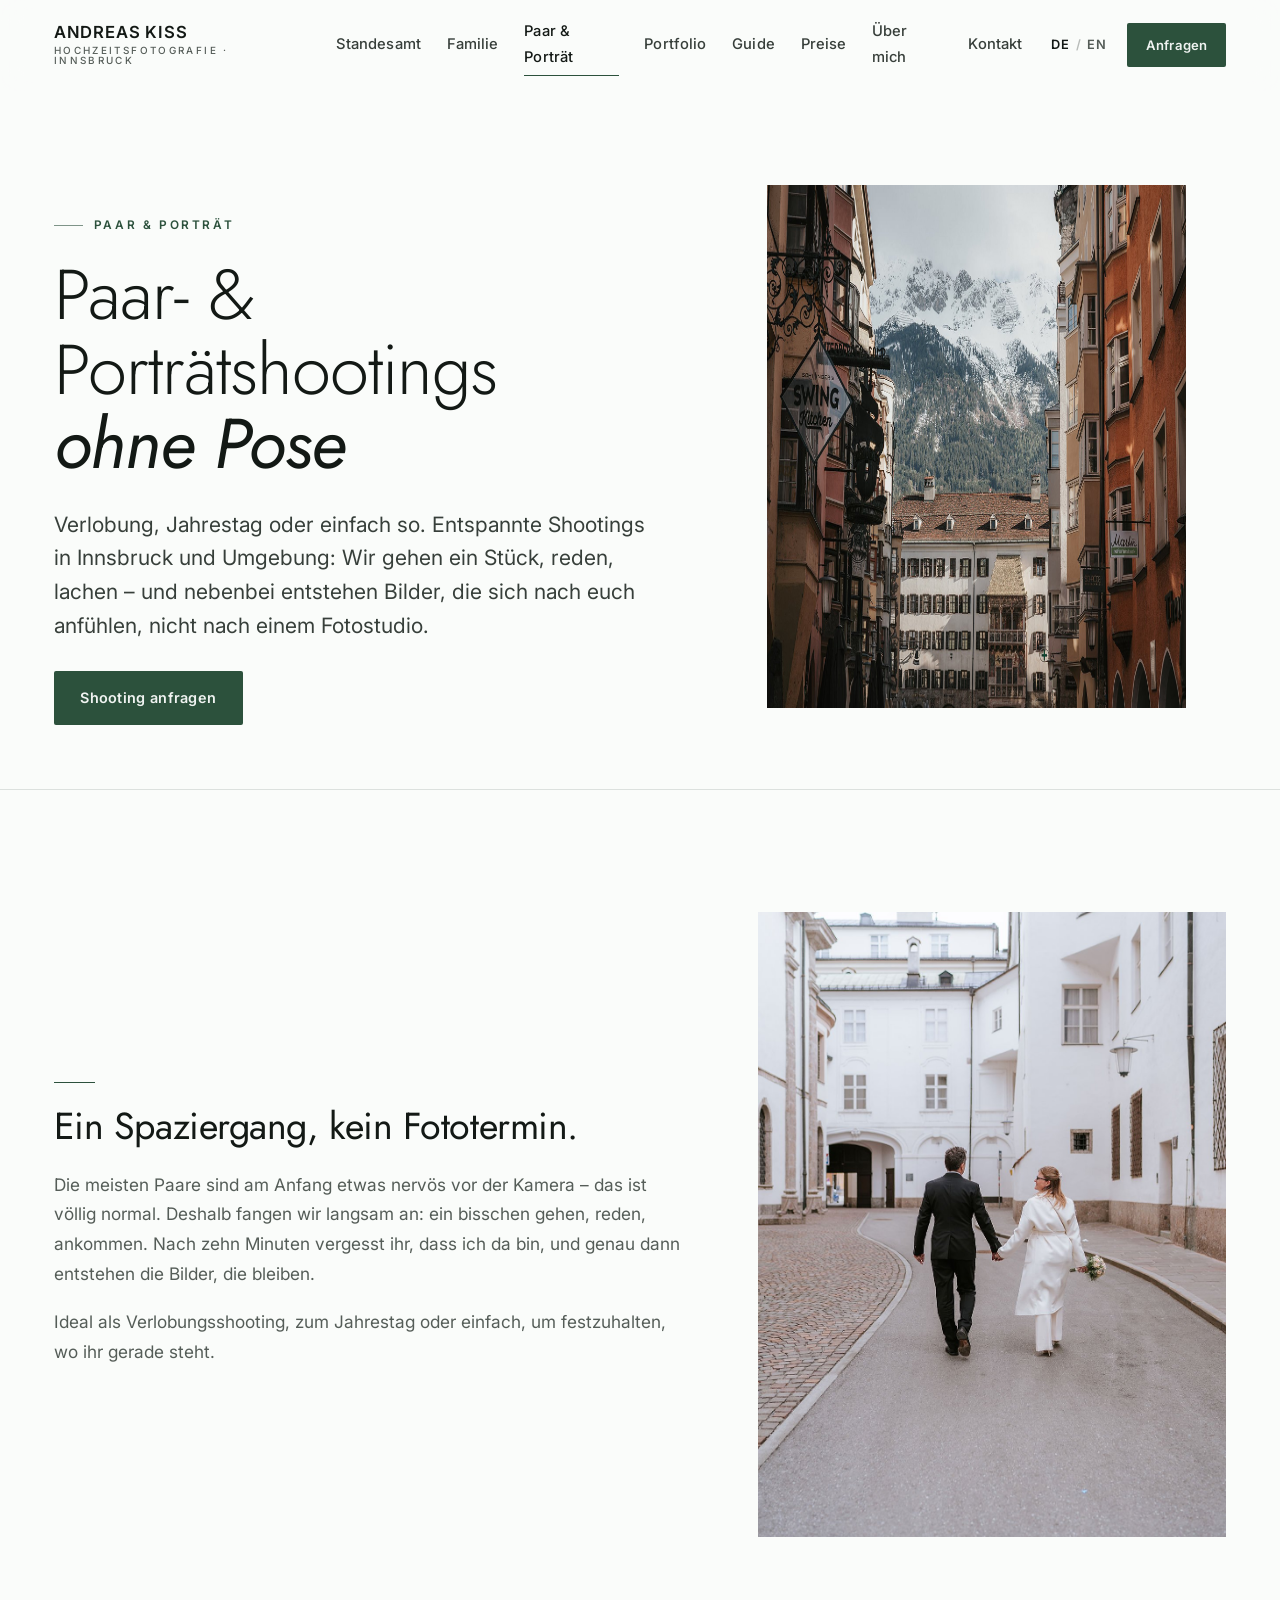
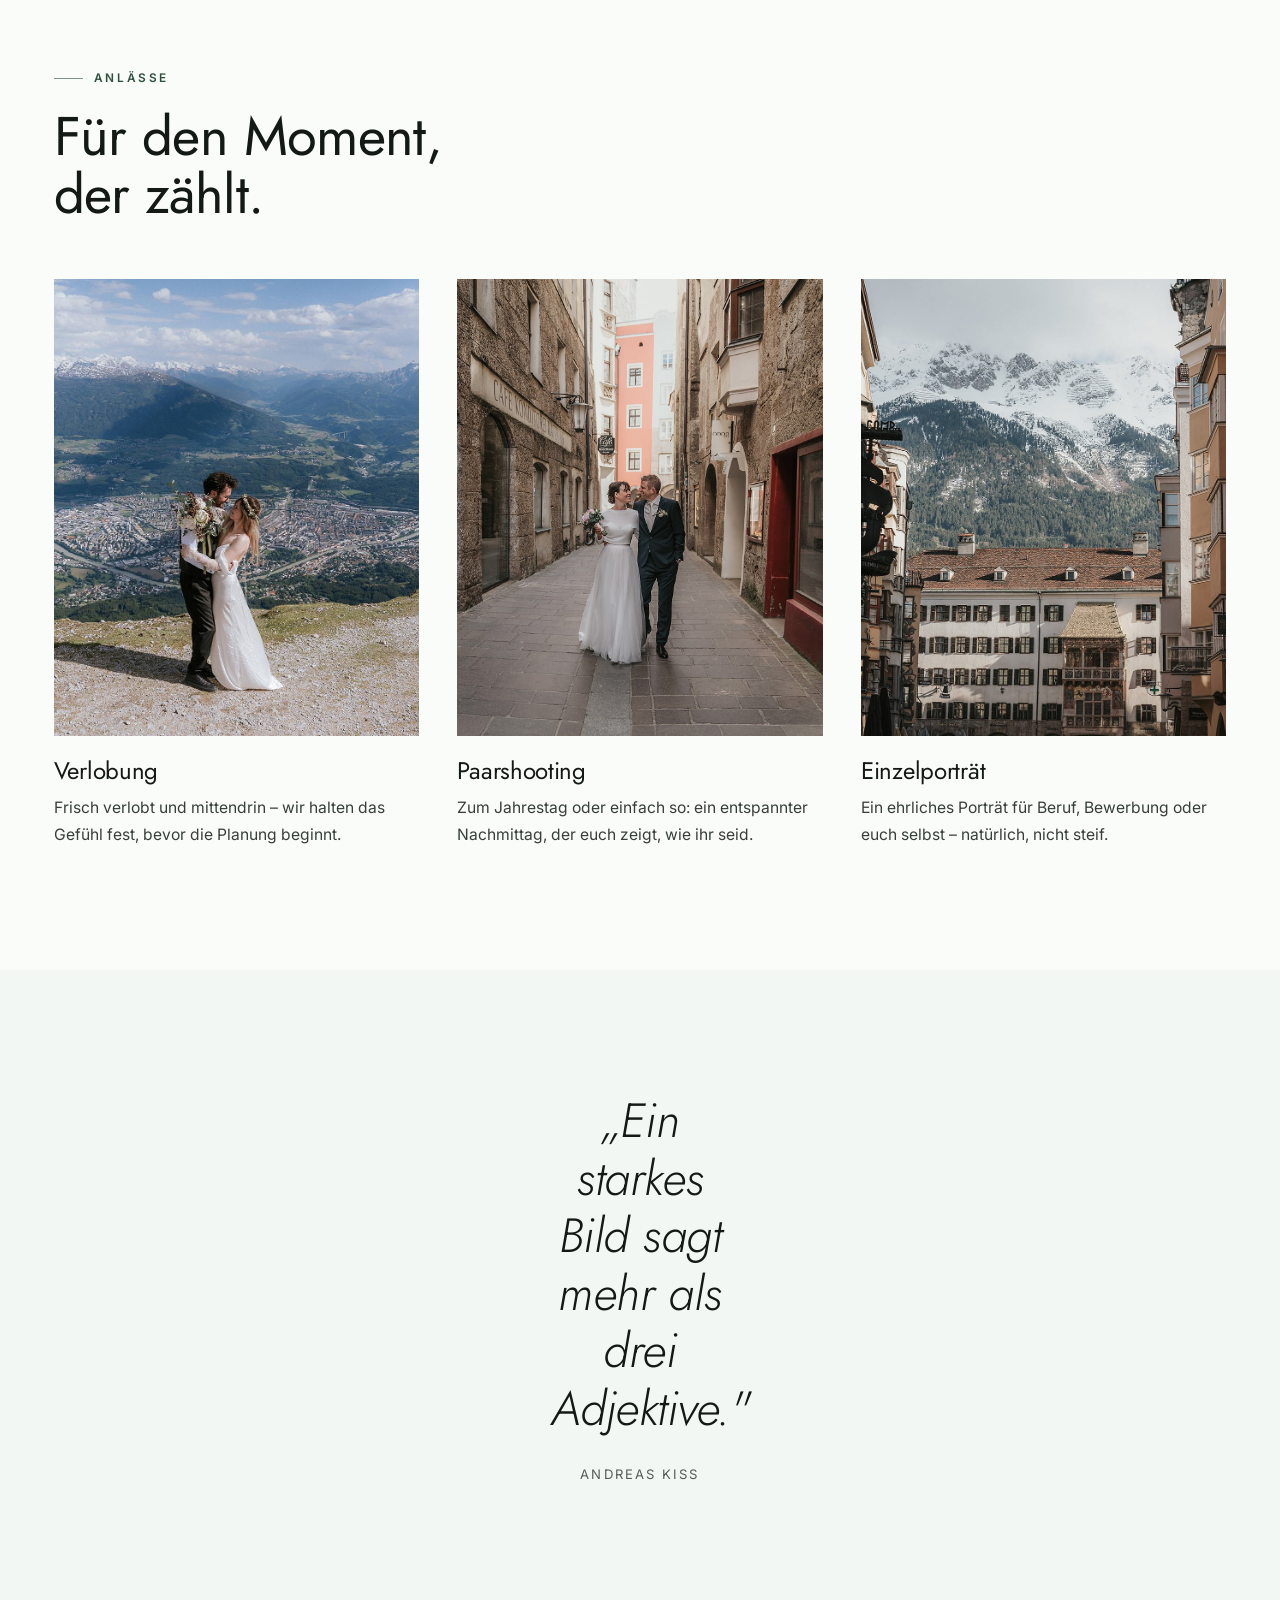
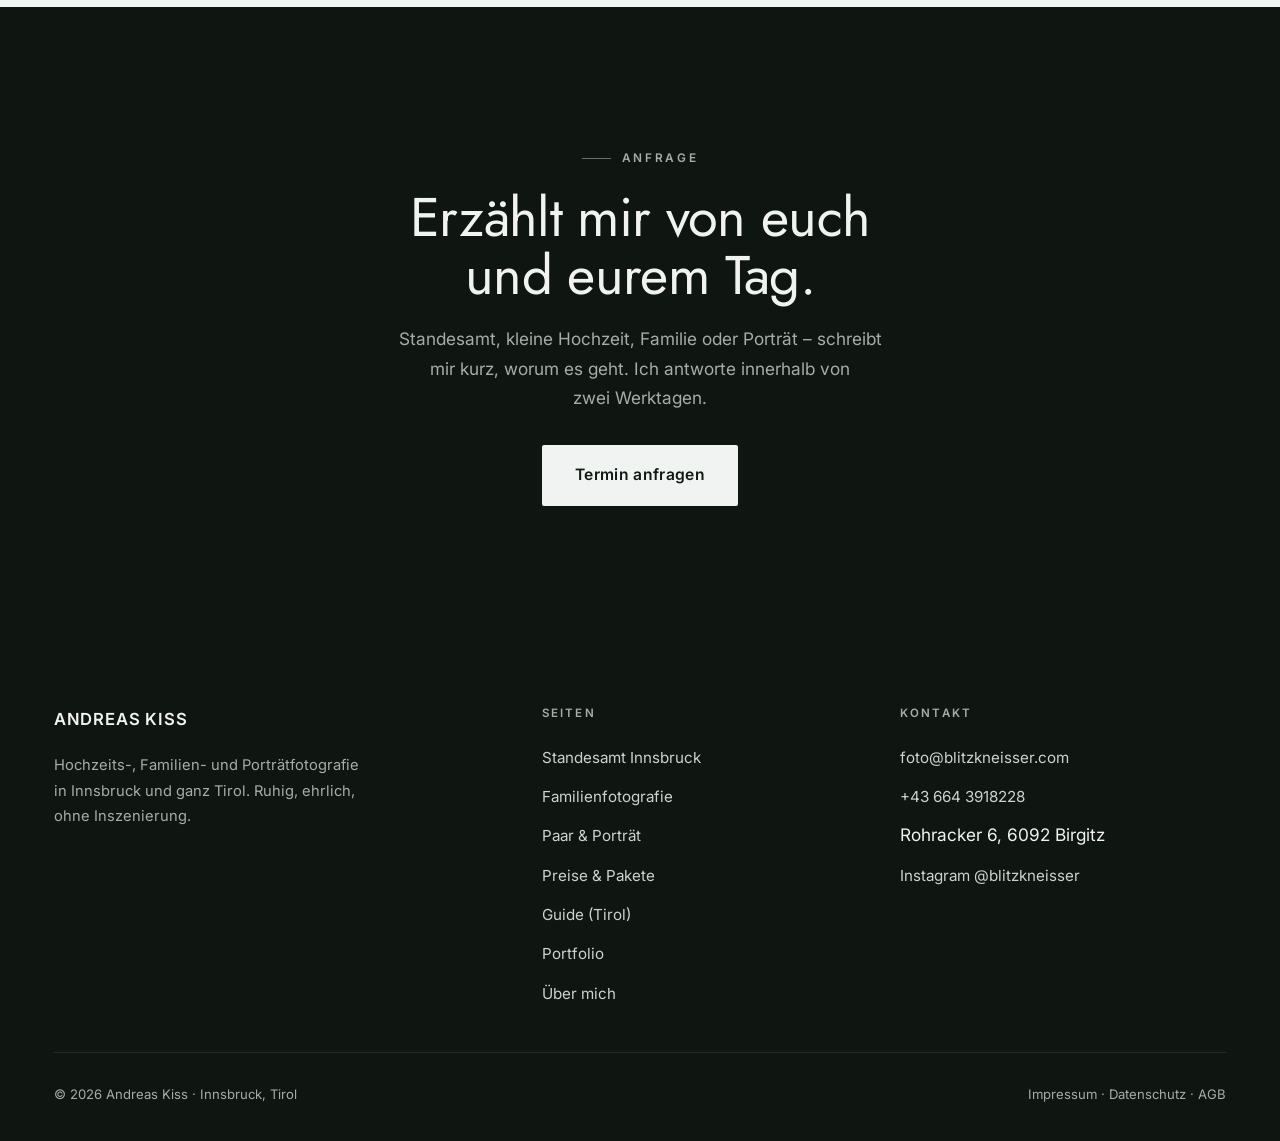
<file: paar-portraet.html>
<!DOCTYPE html>
<html lang="de" data-lang="de">
<head>
<meta charset="UTF-8">
<meta name="viewport" content="width=device-width, initial-scale=1.0">
<title>Paar- & Porträtfotografie Innsbruck | Andreas Kiss</title>
<meta name="description" content="Entspannte Paar-, Verlobungs- und Porträtshootings in Innsbruck und Tirol – ohne steife Posen.">
<script>document.documentElement.classList.add('js');</script>
<link rel="preconnect" href="https://fonts.googleapis.com">
<link rel="preconnect" href="https://fonts.gstatic.com" crossorigin>
<link href="https://fonts.googleapis.com/css2?family=Inter:wght@400;500;600&family=Jost:ital,wght@0,300;0,400;0,500;1,300;1,400&display=swap" rel="stylesheet">
<link rel="stylesheet" href="assets/site.css">
</head>
<body>
<header class="hdr" id="hdr">
  <div class="wrap-wide hdr-inner">
    <a href="index.html" class="brand" aria-label="Andreas Kiss — Startseite">
      <span class="brand-name">ANDREAS&nbsp;KISS</span>
      <span class="brand-sub de">Hochzeitsfotografie · Innsbruck</span>
      <span class="brand-sub en">Wedding Photography · Innsbruck</span>
    </a>
    <nav class="mainnav" aria-label="Hauptmenü">
      <a href="standesamt.html"><span class="de">Standesamt</span><span class="en">Registry office</span></a>
      <a href="familie.html"><span class="de">Familie</span><span class="en">Family</span></a>
      <a href="paar-portraet.html" class="active"><span class="de">Paar &amp; Porträt</span><span class="en">Couple &amp; portrait</span></a>
      <a href="portfolio.html">Portfolio</a>
      <a href="guide.html">Guide</a>
      <a href="preise.html"><span class="de">Preise</span><span class="en">Pricing</span></a>
      <a href="ueber-mich.html"><span class="de">Über mich</span><span class="en">About</span></a>
      <a href="kontakt.html"><span class="de">Kontakt</span><span class="en">Contact</span></a>
    </nav>
    <div class="hdr-right">
      <div class="lang" role="group" aria-label="Sprache / Language">
        <button type="button" data-set-lang="de" aria-pressed="true">DE</button><span class="sep">/</span><button type="button" data-set-lang="en" aria-pressed="false">EN</button>
      </div>
      <a href="kontakt.html" class="btn btn-primary btn-sm"><span class="de">Anfragen</span><span class="en">Enquire</span></a>
      <button class="burger" id="burger" aria-label="Menü" aria-expanded="false"><span></span><span></span><span></span></button>
    </div>
  </div>
</header>
<nav class="mobilenav" id="mobilenav" data-open="false" aria-label="Menü">
  <a href="standesamt.html"><span class="de">Standesamt &amp; kleine Hochzeiten</span><span class="en">Registry &amp; small weddings</span></a>
  <a href="familie.html"><span class="de">Familienfotografie</span><span class="en">Family photography</span></a>
  <a href="paar-portraet.html"><span class="de">Paar &amp; Porträt</span><span class="en">Couple &amp; portrait</span></a>
  <a href="portfolio.html">Portfolio</a>
  <a href="guide.html">Guide</a>
  <a href="preise.html"><span class="de">Preise</span><span class="en">Pricing</span></a>
  <a href="ueber-mich.html"><span class="de">Über mich</span><span class="en">About</span></a>
  <a href="kontakt.html"><span class="de">Kontakt</span><span class="en">Contact</span></a>
  <div class="mlang" role="group" aria-label="Sprache">
    <button type="button" data-set-lang="de" aria-pressed="true">Deutsch</button>
    <button type="button" data-set-lang="en" aria-pressed="false">English</button>
  </div>
</nav>
<main>
<section class="phero">
  <div class="wrap-wide">
    <div class="phero-grid">
      <div class="reveal">
        <p class="kicker"><span class="de">Paar &amp; Porträt</span><span class="en">Couple &amp; portrait</span></p>
        <h1><span class="de">Paar- &amp; Porträtshootings <em>ohne Pose</em></span><span class="en">Couple &amp; portrait sessions <em>without posing</em></span></h1>
        <p class="lead"><span class="de">Verlobung, Jahrestag oder einfach so. Entspannte Shootings in Innsbruck und Umgebung: Wir gehen ein Stück, reden, lachen – und nebenbei entstehen Bilder, die sich nach euch anfühlen, nicht nach einem Fotostudio.</span><span class="en">Engagement, anniversary or just because. Relaxed sessions in and around Innsbruck: we walk a little, talk, laugh – and along the way we make pictures that feel like you, not like a studio.</span></p>
        <a href="kontakt.html" class="btn btn-primary" style="margin-top:1.8rem;"><span class="de">Shooting anfragen</span><span class="en">Enquire</span></a>
      </div>
      <figure class="reveal"><img class="ar-45" loading="lazy" src="assets/img/standesamt-hochzeit-innsbruck-goldenes-dachl.jpg" alt="Paar- und Porträtshooting beim Goldenen Dachl in Innsbruck" fetchpriority="high"></figure>
    </div>
  </div>
</section>

<section class="section">
  <div class="wrap">
    <div class="split narrow rev-mob">
      <div class="reveal">
        <div class="rule-sm"></div>
        <h2 class="h-md"><span class="de">Ein Spaziergang, kein Fototermin.</span><span class="en">A walk, not a photo appointment.</span></h2>
        <div class="prose muted" style="margin-top:1.4rem;">
          <p><span class="de">Die meisten Paare sind am Anfang etwas nervös vor der Kamera – das ist völlig normal. Deshalb fangen wir langsam an: ein bisschen gehen, reden, ankommen. Nach zehn Minuten vergesst ihr, dass ich da bin, und genau dann entstehen die Bilder, die bleiben.</span><span class="en">Most couples are a little nervous in front of the camera at first – that's completely normal. So we start slowly: a bit of walking, talking, arriving. After ten minutes you forget I'm there, and that's exactly when the pictures that last appear.</span></p>
          <p><span class="de">Ideal als Verlobungsshooting, zum Jahrestag oder einfach, um festzuhalten, wo ihr gerade steht.</span><span class="en">Ideal as an engagement session, for an anniversary, or simply to capture where you are right now.</span></p>
        </div>
      </div>
      <figure class="reveal"><img class="ar-34" loading="lazy" src="assets/img/standesamt-hochzeit-innsbruck-hofgasse-paar.jpg" alt="Entspanntes Paarshooting in der Innsbrucker Altstadt"></figure>
    </div>
  </div>
</section>

<section class="section" style="padding-top:0;">
  <div class="wrap">
    <div class="reveal" style="max-width:52ch;margin-bottom:clamp(2.5rem,5vw,3.5rem);">
      <p class="kicker"><span class="de">Anlässe</span><span class="en">Occasions</span></p>
      <h2 class="h-lg" style="margin-top:1.2rem;"><span class="de">Für den Moment, der zählt.</span><span class="en">For the moment that matters.</span></h2>
    </div>
    <div class="trio stagger reveal">
      <article class="feat"><figure><img loading="lazy" src="assets/img/standesamt-hochzeit-innsbruck-nordkette-paar.jpg" alt="Verlobungsshooting vor der Nordkette"></figure><h3><span class="de">Verlobung</span><span class="en">Engagement</span></h3><p class="muted"><span class="de">Frisch verlobt und mittendrin – wir halten das Gefühl fest, bevor die Planung beginnt.</span><span class="en">Freshly engaged and in the middle of it – we capture the feeling before the planning starts.</span></p></article>
      <article class="feat"><figure><img loading="lazy" src="assets/img/standesamt-hochzeit-innsbruck-altstadt-paar.jpg" alt="Paarshooting in Innsbruck"></figure><h3><span class="de">Paarshooting</span><span class="en">Couple session</span></h3><p class="muted"><span class="de">Zum Jahrestag oder einfach so: ein entspannter Nachmittag, der euch zeigt, wie ihr seid.</span><span class="en">For an anniversary or just because: a relaxed afternoon that shows you as you are.</span></p></article>
      <article class="feat"><figure><img loading="lazy" src="assets/img/standesamt-hochzeit-innsbruck-goldenes-dachl.jpg" alt="Einzelporträt in Innsbruck"></figure><h3><span class="de">Einzelporträt</span><span class="en">Individual portrait</span></h3><p class="muted"><span class="de">Ein ehrliches Porträt für Beruf, Bewerbung oder euch selbst – natürlich, nicht steif.</span><span class="en">An honest portrait for work, applications or yourself – natural, not stiff.</span></p></article>
    </div>
  </div>
</section>

<section class="section" style="background:var(--paper);">
  <div class="wrap pull reveal">
    <blockquote><span class="de">„Ein starkes Bild sagt mehr als drei Adjektive."</span><span class="en">"One strong image says more than three adjectives."</span></blockquote>
    <cite>Andreas Kiss</cite>
  </div>
</section>

<section class="section cta">
  <div class="wrap reveal">
    <p class="kicker centered on-dark"><span class="de">Anfrage</span><span class="en">Enquiry</span></p>
    <h2 class="h-lg" style="margin-top:1.3rem;"><span class="de">Erzählt mir von euch und eurem Tag.</span><span class="en">Tell me about you and your day.</span></h2>
    <p><span class="de">Standesamt, kleine Hochzeit, Familie oder Porträt – schreibt mir kurz, worum es geht. Ich antworte innerhalb von zwei Werktagen.</span><span class="en">Registry office, small wedding, family or portrait – tell me briefly what it's about. I reply within two working days.</span></p>
    <a href="kontakt.html" class="btn btn-primary btn-lg"><span class="de">Termin anfragen</span><span class="en">Enquire now</span></a>
  </div>
</section>
</main>
<footer class="footer">
  <div class="wrap-wide">
    <div class="top">
      <div>
        <span class="brand-name">ANDREAS KISS</span>
        <p class="fbio"><span class="de">Hochzeits-, Familien- und Porträtfotografie in Innsbruck und ganz Tirol. Ruhig, ehrlich, ohne Inszenierung.</span><span class="en">Wedding, family and portrait photography in Innsbruck and across Tyrol. Calm, honest, unstaged.</span></p>
      </div>
      <div>
        <h5><span class="de">Seiten</span><span class="en">Pages</span></h5>
        <ul>
          <li><a href="standesamt.html"><span class="de">Standesamt Innsbruck</span><span class="en">Registry office</span></a></li>
          <li><a href="familie.html"><span class="de">Familienfotografie</span><span class="en">Family</span></a></li>
          <li><a href="paar-portraet.html"><span class="de">Paar &amp; Porträt</span><span class="en">Couple &amp; portrait</span></a></li>
          <li><a href="preise.html"><span class="de">Preise &amp; Pakete</span><span class="en">Pricing</span></a></li>
          <li><a href="guide.html"><span class="de">Guide (Tirol)</span><span class="en">Guide (Tyrol)</span></a></li>
          <li><a href="portfolio.html">Portfolio</a></li>
          <li><a href="ueber-mich.html"><span class="de">Über mich</span><span class="en">About</span></a></li>
        </ul>
      </div>
      <div>
        <h5><span class="de">Kontakt</span><span class="en">Contact</span></h5>
        <ul>
          <li><a href="mailto:foto@blitzkneisser.com">foto@blitzkneisser.com</a></li>
          <li><a href="tel:+436643918228">+43 664 3918228</a></li>
          <li>Rohracker 6, 6092 Birgitz</li>
          <li><a href="https://www.instagram.com/blitzkneisser/" target="_blank" rel="noopener">Instagram @blitzkneisser</a></li>
        </ul>
      </div>
    </div>
    <div class="bottom">
      <span>© <span id="yr">2026</span> Andreas Kiss · Innsbruck, Tirol</span>
      <span><a href="/impressum/">Impressum</a> · <a href="/dsgvo/">Datenschutz</a> · <a href="/agb/">AGB</a></span>
    </div>
  </div>
</footer>
<script src="assets/site.js"></script>
</body>
</html>
</file>
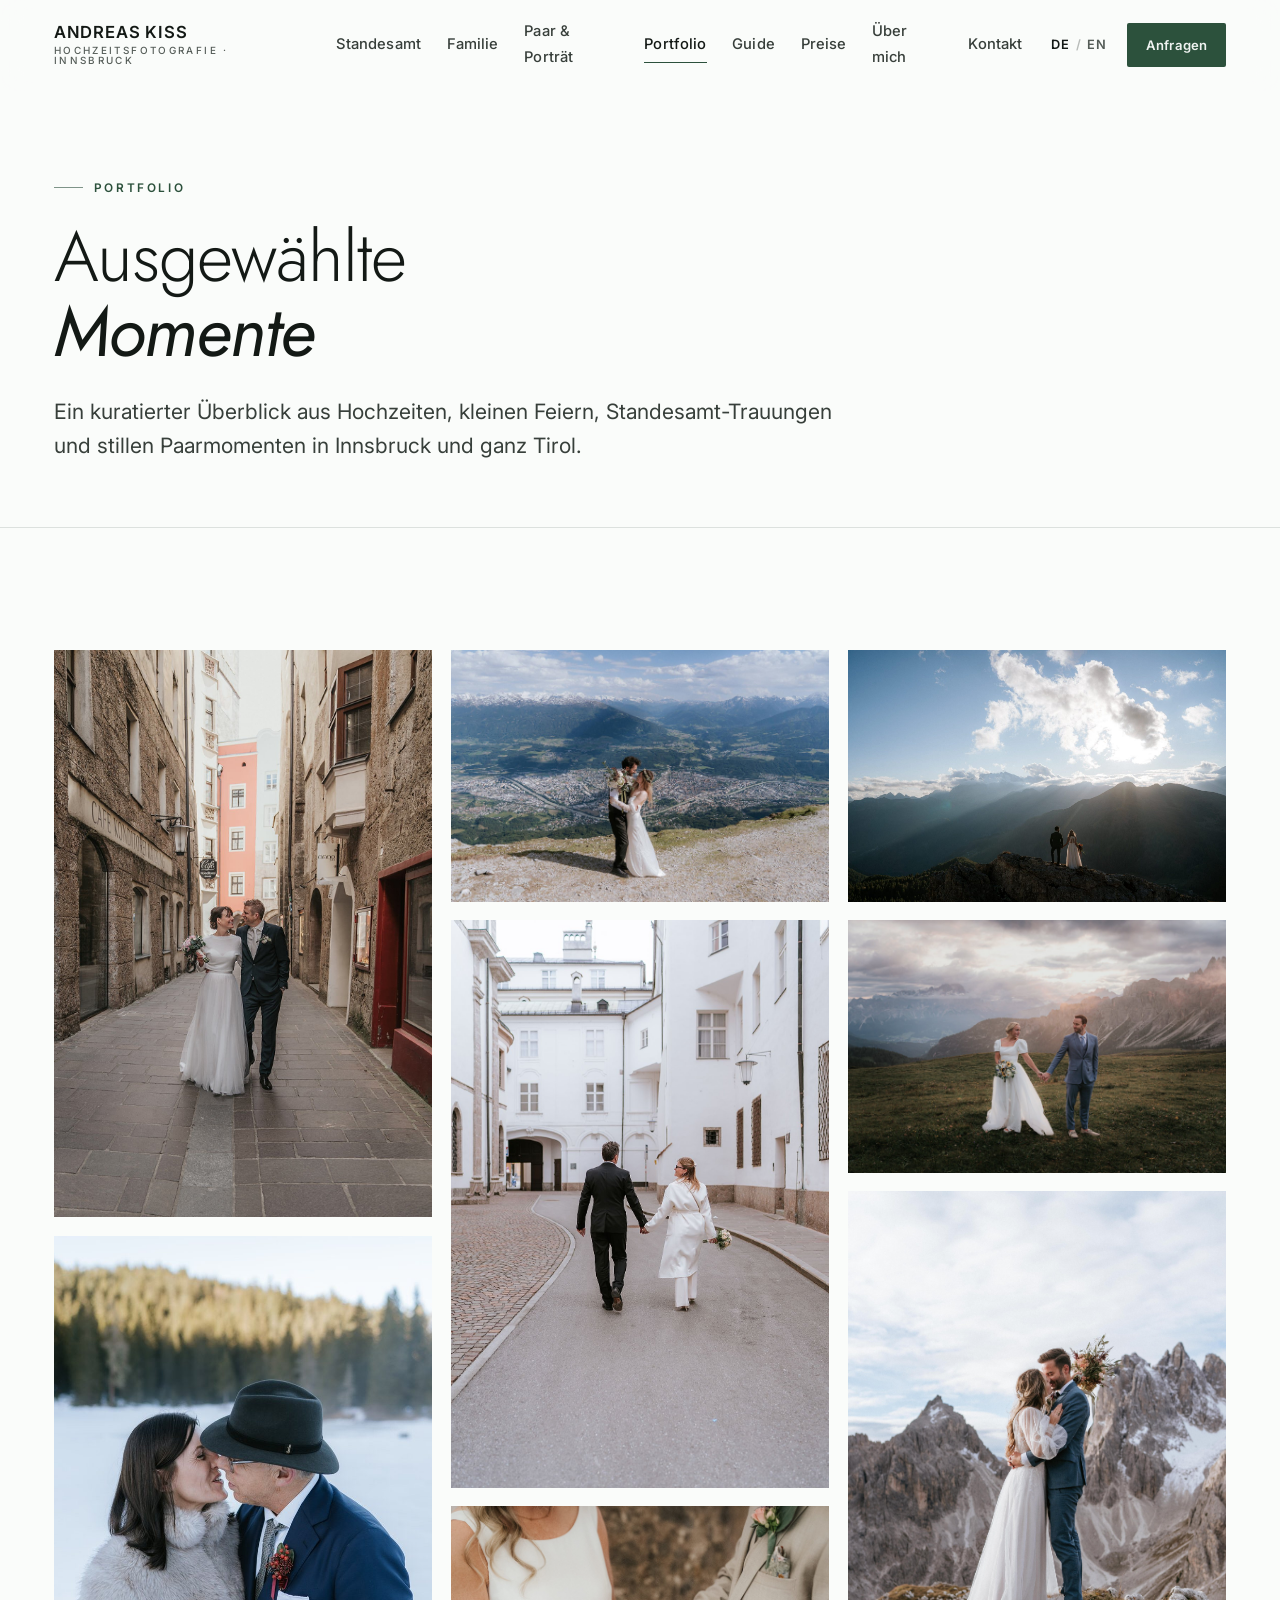
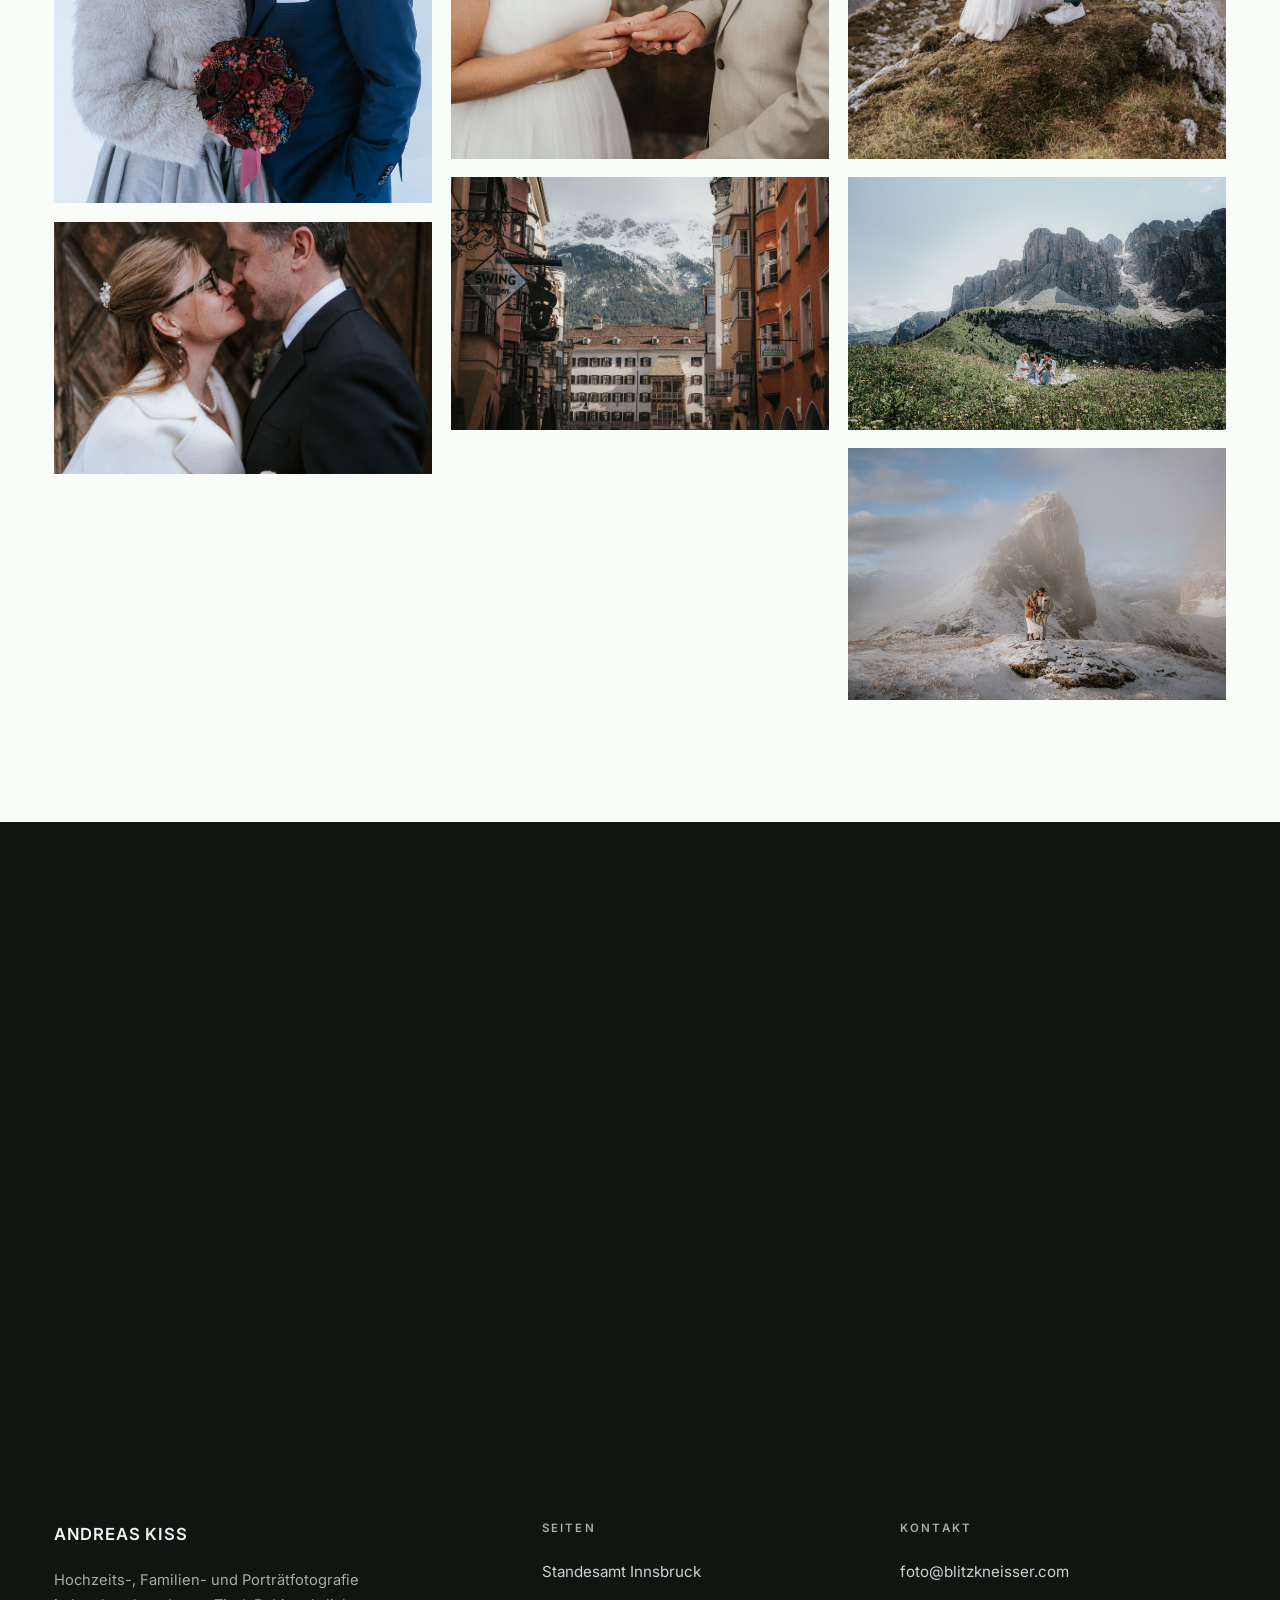
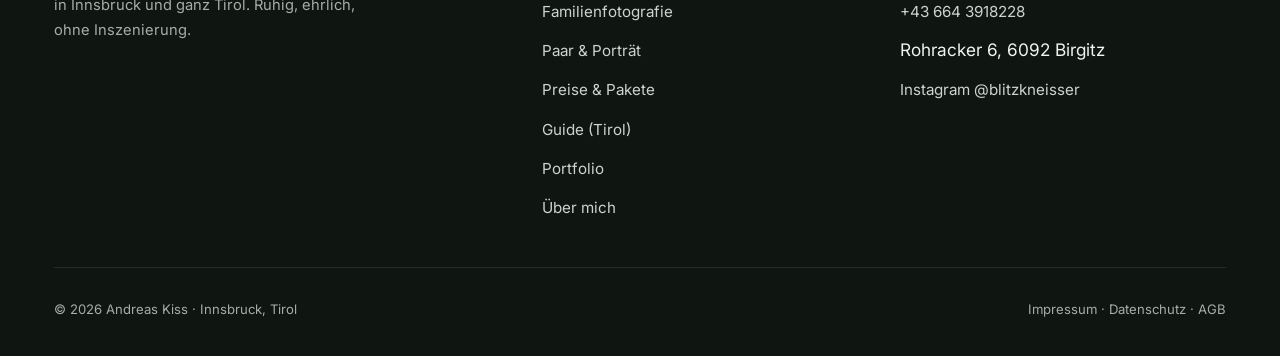
<file: portfolio.html>
<!DOCTYPE html>
<html lang="de" data-lang="de">
<head>
<meta charset="UTF-8">
<meta name="viewport" content="width=device-width, initial-scale=1.0">
<title>Portfolio | Andreas Kiss – Hochzeitsfotograf Tirol</title>
<meta name="description" content="Ausgewählte Hochzeits-, Standesamt- und Paarfotografie aus Innsbruck und Tirol.">
<script>document.documentElement.classList.add('js');</script>
<link rel="preconnect" href="https://fonts.googleapis.com">
<link rel="preconnect" href="https://fonts.gstatic.com" crossorigin>
<link href="https://fonts.googleapis.com/css2?family=Inter:wght@400;500;600&family=Jost:ital,wght@0,300;0,400;0,500;1,300;1,400&display=swap" rel="stylesheet">
<link rel="stylesheet" href="assets/site.css">
</head>
<body>
<header class="hdr" id="hdr">
  <div class="wrap-wide hdr-inner">
    <a href="index.html" class="brand" aria-label="Andreas Kiss — Startseite">
      <span class="brand-name">ANDREAS&nbsp;KISS</span>
      <span class="brand-sub de">Hochzeitsfotografie · Innsbruck</span>
      <span class="brand-sub en">Wedding Photography · Innsbruck</span>
    </a>
    <nav class="mainnav" aria-label="Hauptmenü">
      <a href="standesamt.html"><span class="de">Standesamt</span><span class="en">Registry office</span></a>
      <a href="familie.html"><span class="de">Familie</span><span class="en">Family</span></a>
      <a href="paar-portraet.html"><span class="de">Paar &amp; Porträt</span><span class="en">Couple &amp; portrait</span></a>
      <a href="portfolio.html" class="active">Portfolio</a>
      <a href="guide.html">Guide</a>
      <a href="preise.html"><span class="de">Preise</span><span class="en">Pricing</span></a>
      <a href="ueber-mich.html"><span class="de">Über mich</span><span class="en">About</span></a>
      <a href="kontakt.html"><span class="de">Kontakt</span><span class="en">Contact</span></a>
    </nav>
    <div class="hdr-right">
      <div class="lang" role="group" aria-label="Sprache / Language">
        <button type="button" data-set-lang="de" aria-pressed="true">DE</button><span class="sep">/</span><button type="button" data-set-lang="en" aria-pressed="false">EN</button>
      </div>
      <a href="kontakt.html" class="btn btn-primary btn-sm"><span class="de">Anfragen</span><span class="en">Enquire</span></a>
      <button class="burger" id="burger" aria-label="Menü" aria-expanded="false"><span></span><span></span><span></span></button>
    </div>
  </div>
</header>
<nav class="mobilenav" id="mobilenav" data-open="false" aria-label="Menü">
  <a href="standesamt.html"><span class="de">Standesamt &amp; kleine Hochzeiten</span><span class="en">Registry &amp; small weddings</span></a>
  <a href="familie.html"><span class="de">Familienfotografie</span><span class="en">Family photography</span></a>
  <a href="paar-portraet.html"><span class="de">Paar &amp; Porträt</span><span class="en">Couple &amp; portrait</span></a>
  <a href="portfolio.html">Portfolio</a>
  <a href="guide.html">Guide</a>
  <a href="preise.html"><span class="de">Preise</span><span class="en">Pricing</span></a>
  <a href="ueber-mich.html"><span class="de">Über mich</span><span class="en">About</span></a>
  <a href="kontakt.html"><span class="de">Kontakt</span><span class="en">Contact</span></a>
  <div class="mlang" role="group" aria-label="Sprache">
    <button type="button" data-set-lang="de" aria-pressed="true">Deutsch</button>
    <button type="button" data-set-lang="en" aria-pressed="false">English</button>
  </div>
</nav>
<main>
<section class="phero">
  <div class="wrap-wide reveal">
    <p class="kicker">Portfolio</p>
    <h1><span class="de">Ausgewählte <em>Momente</em></span><span class="en">Selected <em>moments</em></span></h1>
    <p class="lead"><span class="de">Ein kuratierter Überblick aus Hochzeiten, kleinen Feiern, Standesamt-Trauungen und stillen Paarmomenten in Innsbruck und ganz Tirol.</span><span class="en">A curated look at weddings, small celebrations, registry-office ceremonies and quiet couple moments in Innsbruck and across Tyrol.</span></p>
  </div>
</section>
<section class="section">
  <div class="wrap-wide">
    <div class="masonry reveal" data-lightbox>
      <figure><img loading="lazy" src="assets/img/standesamt-hochzeit-innsbruck-altstadt-paar.jpg" alt="Standesamt Hochzeit Innsbruck Altstadt"><figcaption>Standesamt · Innsbruck</figcaption></figure>
      <figure><img loading="lazy" src="assets/img/Blitzkneisser-Hochzeit-Seefeld-8.jpg" alt="Hochzeit in Seefeld, Tirol"><figcaption>Hochzeit · Seefeld</figcaption></figure>
      <figure><img loading="lazy" src="assets/img/standesamt-hochzeit-innsbruck-trausaal-kuss.jpg" alt="Kuss im Trausaal, Standesamt Innsbruck"><figcaption>Trausaal · Innsbruck</figcaption></figure>
      <figure><img loading="lazy" src="assets/img/standesamt-hochzeit-innsbruck-nordkette-paar.jpg" alt="Paar vor der Nordkette, Innsbruck"><figcaption>Nordkette · Innsbruck</figcaption></figure>
      <figure><img loading="lazy" src="assets/img/standesamt-hochzeit-innsbruck-hofgasse-paar.jpg" alt="Paar in der Hofgasse, Innsbruck"><figcaption>Altstadt · Innsbruck</figcaption></figure>
      <figure><img loading="lazy" src="assets/img/standesamt-hochzeit-innsbruck-ringuebergabe.jpg" alt="Ringübergabe im Standesamt Innsbruck"><figcaption>Ja-Wort · Innsbruck</figcaption></figure>
      <figure><img loading="lazy" src="assets/img/standesamt-hochzeit-innsbruck-goldenes-dachl.jpg" alt="Paar beim Goldenen Dachl, Innsbruck"><figcaption>Goldenes Dachl · Innsbruck</figcaption></figure>
      <figure><img loading="lazy" src="assets/img/Blitzkneisser-After-Wedding-Dolomites-3.jpg" alt="After-Wedding-Shooting in den Bergen"><figcaption>Paar · Berge</figcaption></figure>
      <figure><img loading="lazy" src="assets/img/Blitzkneisser-Mountain-Elopement-Instagram-5.jpg" alt="Paarmoment in den Tiroler Bergen"><figcaption>Paar · Tirol</figcaption></figure>
      <figure><img loading="lazy" src="assets/img/Blitzkneisser-After-Wedding-Dolomites-11.jpg" alt="After-Wedding in den Bergen"><figcaption>After Wedding · Berge</figcaption></figure>
      <figure><img loading="lazy" src="assets/img/Blitzkneisser-Mountain-Elopement-Instagram-27.jpg" alt="Berghochzeit in Tirol"><figcaption>Berghochzeit · Tirol</figcaption></figure>
      <figure><img loading="lazy" src="assets/img/Blitzkneisser-Dolomites-Elopement-Wedding-155.jpg" alt="Kleine Berghochzeit"><figcaption>Hochzeit · Berge</figcaption></figure>
    </div>
  </div>
</section>

<section class="section cta">
  <div class="wrap reveal">
    <p class="kicker centered on-dark"><span class="de">Anfrage</span><span class="en">Enquiry</span></p>
    <h2 class="h-lg" style="margin-top:1.3rem;"><span class="de">Erzählt mir von euch und eurem Tag.</span><span class="en">Tell me about you and your day.</span></h2>
    <p><span class="de">Standesamt, kleine Hochzeit, Familie oder Porträt – schreibt mir kurz, worum es geht. Ich antworte innerhalb von zwei Werktagen.</span><span class="en">Registry office, small wedding, family or portrait – tell me briefly what it's about. I reply within two working days.</span></p>
    <a href="kontakt.html" class="btn btn-primary btn-lg"><span class="de">Termin anfragen</span><span class="en">Enquire now</span></a>
  </div>
</section>
</main>
<footer class="footer">
  <div class="wrap-wide">
    <div class="top">
      <div>
        <span class="brand-name">ANDREAS KISS</span>
        <p class="fbio"><span class="de">Hochzeits-, Familien- und Porträtfotografie in Innsbruck und ganz Tirol. Ruhig, ehrlich, ohne Inszenierung.</span><span class="en">Wedding, family and portrait photography in Innsbruck and across Tyrol. Calm, honest, unstaged.</span></p>
      </div>
      <div>
        <h5><span class="de">Seiten</span><span class="en">Pages</span></h5>
        <ul>
          <li><a href="standesamt.html"><span class="de">Standesamt Innsbruck</span><span class="en">Registry office</span></a></li>
          <li><a href="familie.html"><span class="de">Familienfotografie</span><span class="en">Family</span></a></li>
          <li><a href="paar-portraet.html"><span class="de">Paar &amp; Porträt</span><span class="en">Couple &amp; portrait</span></a></li>
          <li><a href="preise.html"><span class="de">Preise &amp; Pakete</span><span class="en">Pricing</span></a></li>
          <li><a href="guide.html"><span class="de">Guide (Tirol)</span><span class="en">Guide (Tyrol)</span></a></li>
          <li><a href="portfolio.html">Portfolio</a></li>
          <li><a href="ueber-mich.html"><span class="de">Über mich</span><span class="en">About</span></a></li>
        </ul>
      </div>
      <div>
        <h5><span class="de">Kontakt</span><span class="en">Contact</span></h5>
        <ul>
          <li><a href="mailto:foto@blitzkneisser.com">foto@blitzkneisser.com</a></li>
          <li><a href="tel:+436643918228">+43 664 3918228</a></li>
          <li>Rohracker 6, 6092 Birgitz</li>
          <li><a href="https://www.instagram.com/blitzkneisser/" target="_blank" rel="noopener">Instagram @blitzkneisser</a></li>
        </ul>
      </div>
    </div>
    <div class="bottom">
      <span>© <span id="yr">2026</span> Andreas Kiss · Innsbruck, Tirol</span>
      <span><a href="/impressum/">Impressum</a> · <a href="/dsgvo/">Datenschutz</a> · <a href="/agb/">AGB</a></span>
    </div>
  </div>
</footer>
<script src="assets/site.js"></script>
</body>
</html>
</file>
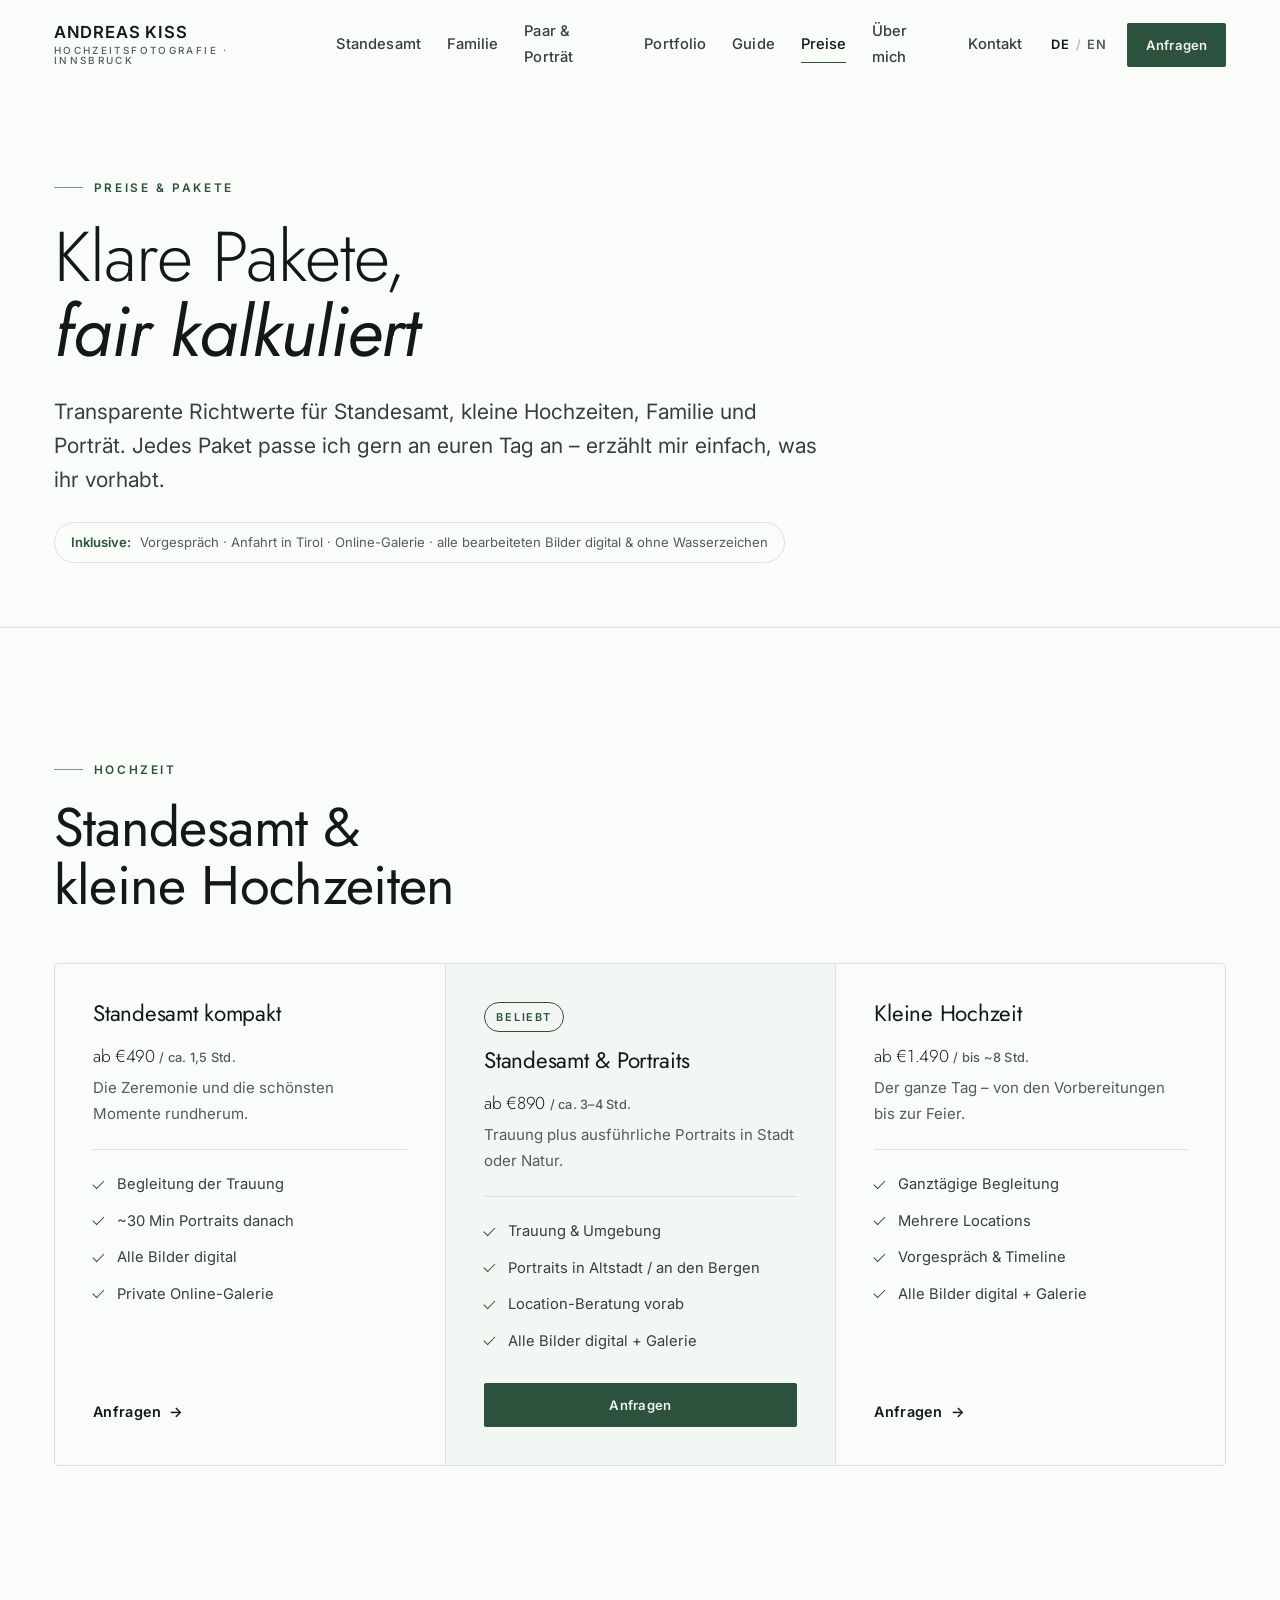
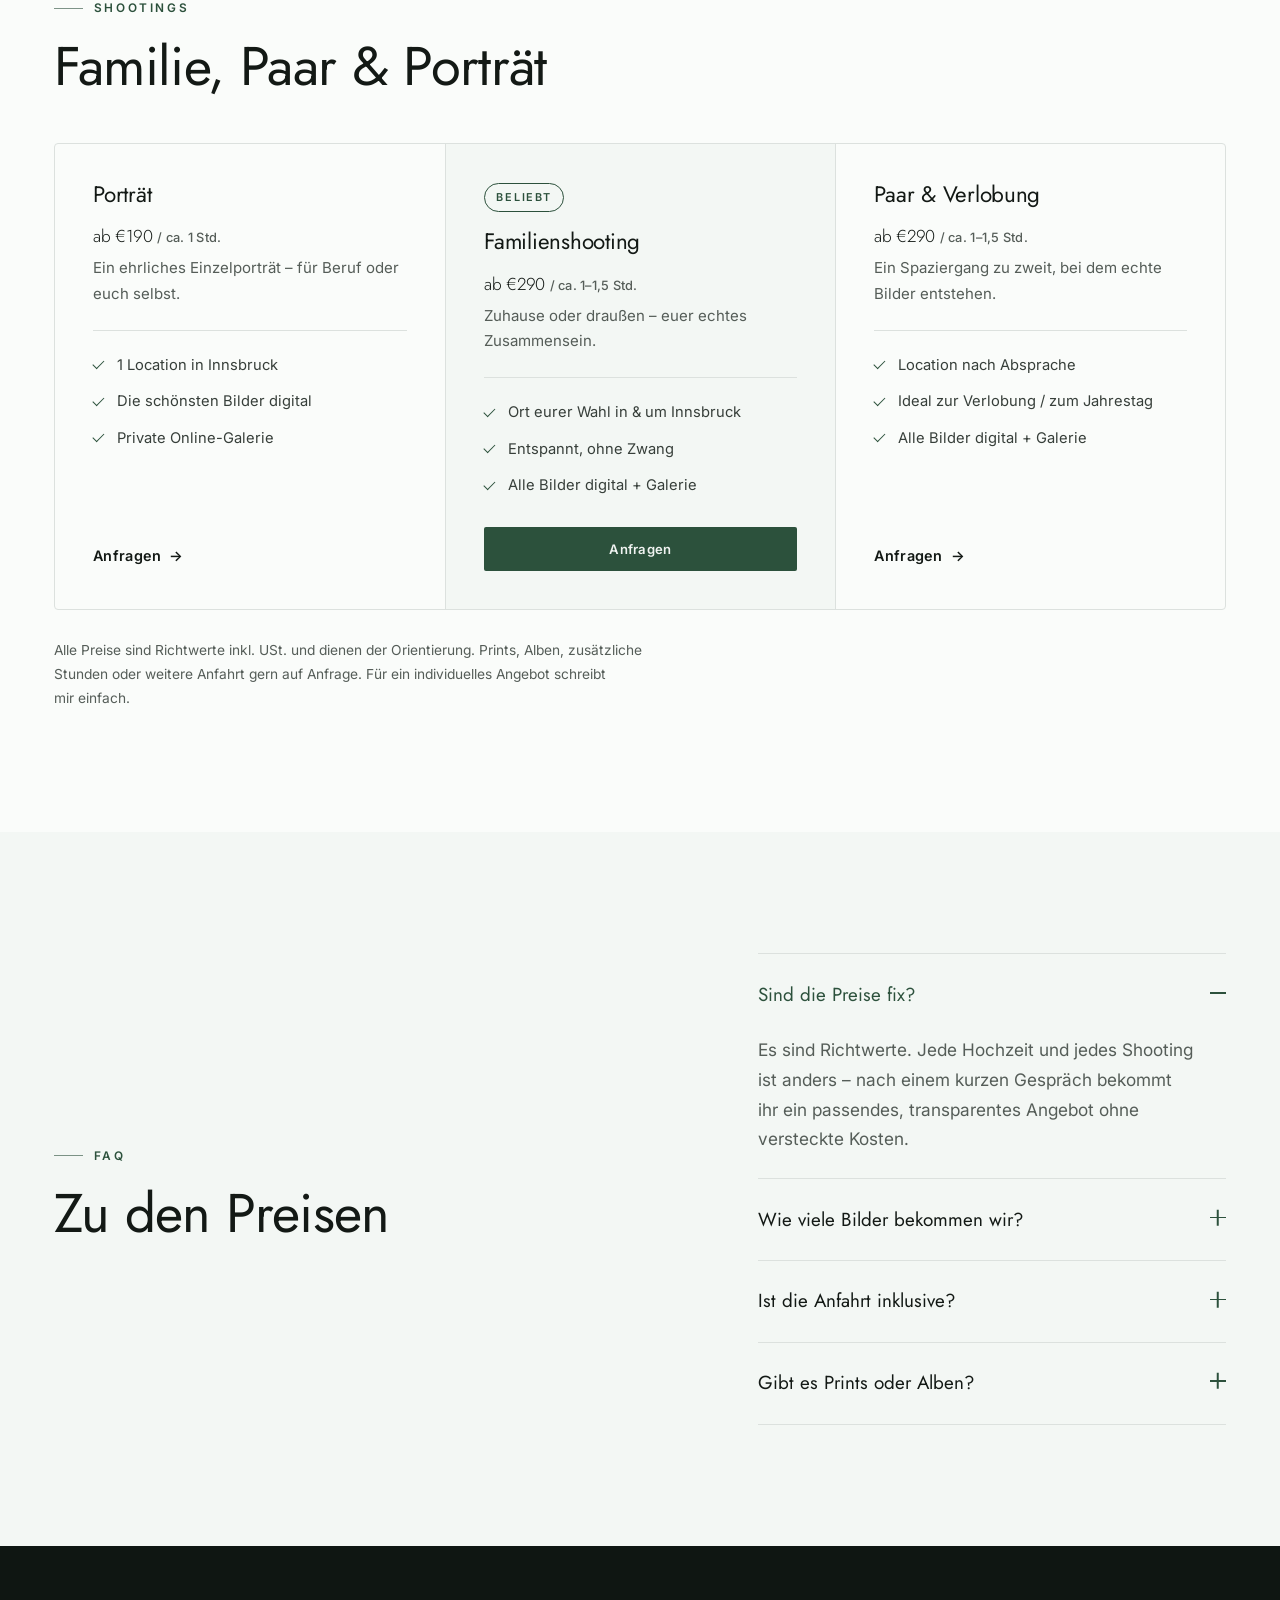
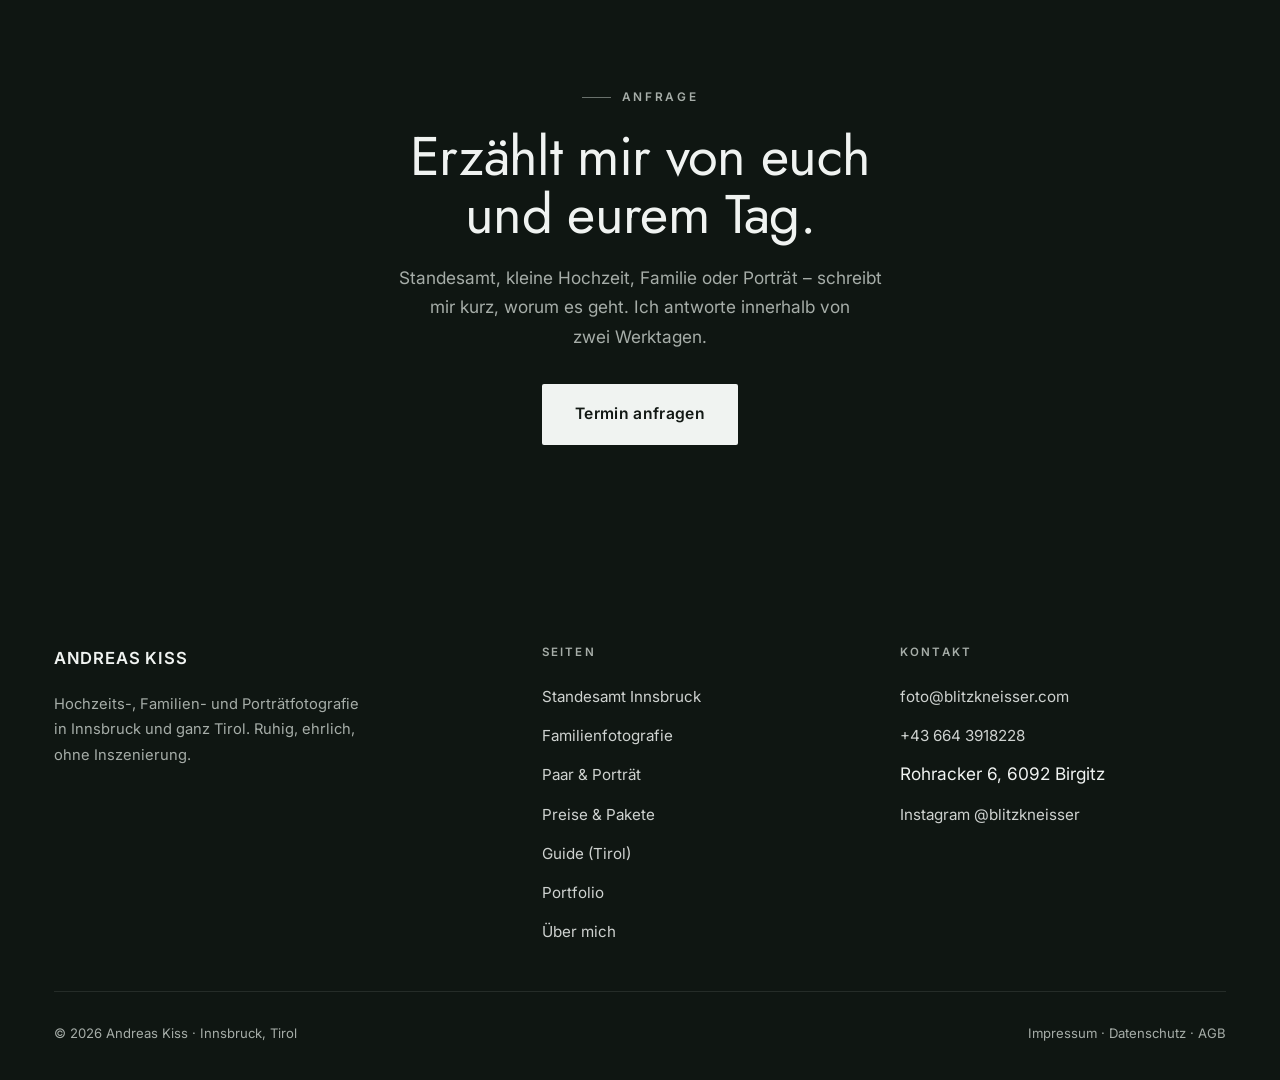
<file: preise.html>
<!DOCTYPE html>
<html lang="de" data-lang="de">
<head>
<meta charset="UTF-8">
<meta name="viewport" content="width=device-width, initial-scale=1.0">
<title>Preise & Pakete | Andreas Kiss – Fotograf Innsbruck & Tirol</title>
<meta name="description" content="Transparente Preise für Standesamt, kleine Hochzeiten, Familien- und Paarfotografie in Innsbruck und Tirol.">
<script>document.documentElement.classList.add('js');</script>
<link rel="preconnect" href="https://fonts.googleapis.com">
<link rel="preconnect" href="https://fonts.gstatic.com" crossorigin>
<link href="https://fonts.googleapis.com/css2?family=Inter:wght@400;500;600&family=Jost:ital,wght@0,300;0,400;0,500;1,300;1,400&display=swap" rel="stylesheet">
<link rel="stylesheet" href="assets/site.css">
</head>
<body>
<header class="hdr" id="hdr">
  <div class="wrap-wide hdr-inner">
    <a href="index.html" class="brand" aria-label="Andreas Kiss — Startseite">
      <span class="brand-name">ANDREAS&nbsp;KISS</span>
      <span class="brand-sub de">Hochzeitsfotografie · Innsbruck</span>
      <span class="brand-sub en">Wedding Photography · Innsbruck</span>
    </a>
    <nav class="mainnav" aria-label="Hauptmenü">
      <a href="standesamt.html"><span class="de">Standesamt</span><span class="en">Registry office</span></a>
      <a href="familie.html"><span class="de">Familie</span><span class="en">Family</span></a>
      <a href="paar-portraet.html"><span class="de">Paar &amp; Porträt</span><span class="en">Couple &amp; portrait</span></a>
      <a href="portfolio.html">Portfolio</a>
      <a href="guide.html">Guide</a>
      <a href="preise.html" class="active"><span class="de">Preise</span><span class="en">Pricing</span></a>
      <a href="ueber-mich.html"><span class="de">Über mich</span><span class="en">About</span></a>
      <a href="kontakt.html"><span class="de">Kontakt</span><span class="en">Contact</span></a>
    </nav>
    <div class="hdr-right">
      <div class="lang" role="group" aria-label="Sprache / Language">
        <button type="button" data-set-lang="de" aria-pressed="true">DE</button><span class="sep">/</span><button type="button" data-set-lang="en" aria-pressed="false">EN</button>
      </div>
      <a href="kontakt.html" class="btn btn-primary btn-sm"><span class="de">Anfragen</span><span class="en">Enquire</span></a>
      <button class="burger" id="burger" aria-label="Menü" aria-expanded="false"><span></span><span></span><span></span></button>
    </div>
  </div>
</header>
<nav class="mobilenav" id="mobilenav" data-open="false" aria-label="Menü">
  <a href="standesamt.html"><span class="de">Standesamt &amp; kleine Hochzeiten</span><span class="en">Registry &amp; small weddings</span></a>
  <a href="familie.html"><span class="de">Familienfotografie</span><span class="en">Family photography</span></a>
  <a href="paar-portraet.html"><span class="de">Paar &amp; Porträt</span><span class="en">Couple &amp; portrait</span></a>
  <a href="portfolio.html">Portfolio</a>
  <a href="guide.html">Guide</a>
  <a href="preise.html"><span class="de">Preise</span><span class="en">Pricing</span></a>
  <a href="ueber-mich.html"><span class="de">Über mich</span><span class="en">About</span></a>
  <a href="kontakt.html"><span class="de">Kontakt</span><span class="en">Contact</span></a>
  <div class="mlang" role="group" aria-label="Sprache">
    <button type="button" data-set-lang="de" aria-pressed="true">Deutsch</button>
    <button type="button" data-set-lang="en" aria-pressed="false">English</button>
  </div>
</nav>
<main>
<section class="phero">
  <div class="wrap-wide reveal">
    <p class="kicker"><span class="de">Preise &amp; Pakete</span><span class="en">Pricing &amp; packages</span></p>
    <h1><span class="de">Klare Pakete, <em>fair kalkuliert</em></span><span class="en">Clear packages, <em>fairly priced</em></span></h1>
    <p class="lead"><span class="de">Transparente Richtwerte für Standesamt, kleine Hochzeiten, Familie und Porträt. Jedes Paket passe ich gern an euren Tag an – erzählt mir einfach, was ihr vorhabt.</span><span class="en">Transparent guide prices for registry office, small weddings, family and portrait. I'm happy to tailor each package to your day – just tell me what you have in mind.</span></p>
    <p class="pricenote" style="margin-top:1.6rem;"><b><span class="de">Inklusive:</span><span class="en">Included:</span></b> <span class="de">Vorgespräch · Anfahrt in Tirol · Online-Galerie · alle bearbeiteten Bilder digital &amp; ohne Wasserzeichen</span><span class="en">Pre-talk · travel within Tyrol · online gallery · all edited images digital &amp; watermark-free</span></p>
  </div>
</section>

<section class="section">
  <div class="wrap-wide">
    <div class="reveal" style="max-width:52ch;margin-bottom:clamp(2rem,4vw,3rem);">
      <p class="kicker"><span class="de">Hochzeit</span><span class="en">Wedding</span></p>
      <h2 class="h-lg" style="margin-top:1.2rem;"><span class="de">Standesamt &amp; kleine Hochzeiten</span><span class="en">Registry office &amp; small weddings</span></h2>
    </div>
    <div class="pricing reveal">
      <div class="plan">
        <h3><span class="de">Standesamt kompakt</span><span class="en">Registry compact</span></h3>
        <div class="price">ab €490 <small><span class="de">/ ca. 1,5 Std.</span><span class="en">/ approx. 1.5 hrs</span></small></div>
        <p class="desc"><span class="de">Die Zeremonie und die schönsten Momente rundherum.</span><span class="en">The ceremony and the best moments around it.</span></p>
        <ul>
          <li><span class="de">Begleitung der Trauung</span><span class="en">Ceremony coverage</span></li>
          <li><span class="de">~30 Min Portraits danach</span><span class="en">~30 min portraits after</span></li>
          <li><span class="de">Alle Bilder digital</span><span class="en">All images digital</span></li>
          <li><span class="de">Private Online-Galerie</span><span class="en">Private online gallery</span></li>
        </ul>
        <a href="kontakt.html" class="link-u"><span class="de">Anfragen</span><span class="en">Enquire</span> <span class="arw">→</span></a>
      </div>
      <div class="plan featured">
        <span class="plan-tag"><span class="de">Beliebt</span><span class="en">Popular</span></span>
        <h3><span class="de">Standesamt &amp; Portraits</span><span class="en">Registry &amp; portraits</span></h3>
        <div class="price">ab €890 <small><span class="de">/ ca. 3–4 Std.</span><span class="en">/ approx. 3–4 hrs</span></small></div>
        <p class="desc"><span class="de">Trauung plus ausführliche Portraits in Stadt oder Natur.</span><span class="en">Ceremony plus a full portrait session in the city or nature.</span></p>
        <ul>
          <li><span class="de">Trauung &amp; Umgebung</span><span class="en">Ceremony &amp; surroundings</span></li>
          <li><span class="de">Portraits in Altstadt / an den Bergen</span><span class="en">Portraits in the old town / mountains</span></li>
          <li><span class="de">Location-Beratung vorab</span><span class="en">Location advice beforehand</span></li>
          <li><span class="de">Alle Bilder digital + Galerie</span><span class="en">All images digital + gallery</span></li>
        </ul>
        <a href="kontakt.html" class="btn btn-primary btn-sm"><span class="de">Anfragen</span><span class="en">Enquire</span></a>
      </div>
      <div class="plan">
        <h3><span class="de">Kleine Hochzeit</span><span class="en">Small wedding</span></h3>
        <div class="price">ab €1.490 <small><span class="de">/ bis ~8 Std.</span><span class="en">/ up to ~8 hrs</span></small></div>
        <p class="desc"><span class="de">Der ganze Tag – von den Vorbereitungen bis zur Feier.</span><span class="en">The whole day – from getting ready to the celebration.</span></p>
        <ul>
          <li><span class="de">Ganztägige Begleitung</span><span class="en">Full-day coverage</span></li>
          <li><span class="de">Mehrere Locations</span><span class="en">Several locations</span></li>
          <li><span class="de">Vorgespräch &amp; Timeline</span><span class="en">Pre-talk &amp; timeline</span></li>
          <li><span class="de">Alle Bilder digital + Galerie</span><span class="en">All images digital + gallery</span></li>
        </ul>
        <a href="kontakt.html" class="link-u"><span class="de">Anfragen</span><span class="en">Enquire</span> <span class="arw">→</span></a>
      </div>
    </div>
  </div>
</section>

<section class="section" style="padding-top:0;">
  <div class="wrap-wide">
    <div class="reveal" style="max-width:52ch;margin-bottom:clamp(2rem,4vw,3rem);">
      <p class="kicker"><span class="de">Shootings</span><span class="en">Sessions</span></p>
      <h2 class="h-lg" style="margin-top:1.2rem;"><span class="de">Familie, Paar &amp; Porträt</span><span class="en">Family, couple &amp; portrait</span></h2>
    </div>
    <div class="pricing reveal">
      <div class="plan">
        <h3><span class="de">Porträt</span><span class="en">Portrait</span></h3>
        <div class="price">ab €190 <small><span class="de">/ ca. 1 Std.</span><span class="en">/ approx. 1 hr</span></small></div>
        <p class="desc"><span class="de">Ein ehrliches Einzelporträt – für Beruf oder euch selbst.</span><span class="en">An honest individual portrait – for work or yourself.</span></p>
        <ul>
          <li><span class="de">1 Location in Innsbruck</span><span class="en">1 location in Innsbruck</span></li>
          <li><span class="de">Die schönsten Bilder digital</span><span class="en">Best images digital</span></li>
          <li><span class="de">Private Online-Galerie</span><span class="en">Private online gallery</span></li>
        </ul>
        <a href="kontakt.html" class="link-u"><span class="de">Anfragen</span><span class="en">Enquire</span> <span class="arw">→</span></a>
      </div>
      <div class="plan featured">
        <span class="plan-tag"><span class="de">Beliebt</span><span class="en">Popular</span></span>
        <h3><span class="de">Familienshooting</span><span class="en">Family session</span></h3>
        <div class="price">ab €290 <small><span class="de">/ ca. 1–1,5 Std.</span><span class="en">/ approx. 1–1.5 hrs</span></small></div>
        <p class="desc"><span class="de">Zuhause oder draußen – euer echtes Zusammensein.</span><span class="en">At home or outdoors – your real togetherness.</span></p>
        <ul>
          <li><span class="de">Ort eurer Wahl in &amp; um Innsbruck</span><span class="en">Location of your choice around Innsbruck</span></li>
          <li><span class="de">Entspannt, ohne Zwang</span><span class="en">Relaxed, no pressure</span></li>
          <li><span class="de">Alle Bilder digital + Galerie</span><span class="en">All images digital + gallery</span></li>
        </ul>
        <a href="kontakt.html" class="btn btn-primary btn-sm"><span class="de">Anfragen</span><span class="en">Enquire</span></a>
      </div>
      <div class="plan">
        <h3><span class="de">Paar &amp; Verlobung</span><span class="en">Couple &amp; engagement</span></h3>
        <div class="price">ab €290 <small><span class="de">/ ca. 1–1,5 Std.</span><span class="en">/ approx. 1–1.5 hrs</span></small></div>
        <p class="desc"><span class="de">Ein Spaziergang zu zweit, bei dem echte Bilder entstehen.</span><span class="en">A walk for two that turns into real pictures.</span></p>
        <ul>
          <li><span class="de">Location nach Absprache</span><span class="en">Location by arrangement</span></li>
          <li><span class="de">Ideal zur Verlobung / zum Jahrestag</span><span class="en">Ideal for engagement / anniversary</span></li>
          <li><span class="de">Alle Bilder digital + Galerie</span><span class="en">All images digital + gallery</span></li>
        </ul>
        <a href="kontakt.html" class="link-u"><span class="de">Anfragen</span><span class="en">Enquire</span> <span class="arw">→</span></a>
      </div>
    </div>
    <p class="muted reveal" style="margin-top:1.8rem;font-size:.86rem;max-width:70ch;"><span class="de">Alle Preise sind Richtwerte inkl. USt. und dienen der Orientierung. Prints, Alben, zusätzliche Stunden oder weitere Anfahrt gern auf Anfrage. Für ein individuelles Angebot schreibt mir einfach.</span><span class="en">All prices are guide values incl. VAT and for orientation. Prints, albums, extra hours or longer travel are available on request. For an individual quote, just get in touch.</span></p>
  </div>
</section>

<section class="section faq" style="background:var(--paper);">
  <div class="wrap">
    <div class="split narrow">
      <div class="reveal"><p class="kicker">FAQ</p><h2 class="h-lg" style="margin-top:1.2rem;"><span class="de">Zu den Preisen</span><span class="en">About pricing</span></h2></div>
      <div class="reveal">
        <details open><summary><span><span class="de">Sind die Preise fix?</span><span class="en">Are the prices fixed?</span></span><span class="pl"></span></summary><p><span class="de">Es sind Richtwerte. Jede Hochzeit und jedes Shooting ist anders – nach einem kurzen Gespräch bekommt ihr ein passendes, transparentes Angebot ohne versteckte Kosten.</span><span class="en">They are guide values. Every wedding and session is different – after a short talk you'll get a fitting, transparent quote with no hidden costs.</span></p></details>
        <details><summary><span><span class="de">Wie viele Bilder bekommen wir?</span><span class="en">How many images do we get?</span></span><span class="pl"></span></summary><p><span class="de">Ihr bekommt alle gelungenen, bearbeiteten Bilder – nicht künstlich limitiert. Wie viele es werden, hängt von der Dauer ab, meist mehrere Dutzend bis mehrere Hundert.</span><span class="en">You receive all the good, edited images – not artificially limited. How many depends on the duration, usually several dozen to several hundred.</span></p></details>
        <details><summary><span><span class="de">Ist die Anfahrt inklusive?</span><span class="en">Is travel included?</span></span><span class="pl"></span></summary><p><span class="de">Innerhalb Tirols ist die Anfahrt inklusive. Für weitere Strecken oder Hochzeiten außerhalb Tirols mache ich euch gern ein individuelles Angebot.</span><span class="en">Within Tyrol, travel is included. For longer distances or weddings outside Tyrol I'm happy to make an individual offer.</span></p></details>
        <details><summary><span><span class="de">Gibt es Prints oder Alben?</span><span class="en">Are prints or albums available?</span></span><span class="pl"></span></summary><p><span class="de">Ja. Auf Wunsch bekommt ihr hochwertige Prints oder ein handgefertigtes Fotoalbum – sprecht mich einfach darauf an.</span><span class="en">Yes. On request you receive high-quality prints or a handmade photo album – just ask me.</span></p></details>
      </div>
    </div>
  </div>
</section>

<section class="section cta">
  <div class="wrap reveal">
    <p class="kicker centered on-dark"><span class="de">Anfrage</span><span class="en">Enquiry</span></p>
    <h2 class="h-lg" style="margin-top:1.3rem;"><span class="de">Erzählt mir von euch und eurem Tag.</span><span class="en">Tell me about you and your day.</span></h2>
    <p><span class="de">Standesamt, kleine Hochzeit, Familie oder Porträt – schreibt mir kurz, worum es geht. Ich antworte innerhalb von zwei Werktagen.</span><span class="en">Registry office, small wedding, family or portrait – tell me briefly what it's about. I reply within two working days.</span></p>
    <a href="kontakt.html" class="btn btn-primary btn-lg"><span class="de">Termin anfragen</span><span class="en">Enquire now</span></a>
  </div>
</section>
</main>
<footer class="footer">
  <div class="wrap-wide">
    <div class="top">
      <div>
        <span class="brand-name">ANDREAS KISS</span>
        <p class="fbio"><span class="de">Hochzeits-, Familien- und Porträtfotografie in Innsbruck und ganz Tirol. Ruhig, ehrlich, ohne Inszenierung.</span><span class="en">Wedding, family and portrait photography in Innsbruck and across Tyrol. Calm, honest, unstaged.</span></p>
      </div>
      <div>
        <h5><span class="de">Seiten</span><span class="en">Pages</span></h5>
        <ul>
          <li><a href="standesamt.html"><span class="de">Standesamt Innsbruck</span><span class="en">Registry office</span></a></li>
          <li><a href="familie.html"><span class="de">Familienfotografie</span><span class="en">Family</span></a></li>
          <li><a href="paar-portraet.html"><span class="de">Paar &amp; Porträt</span><span class="en">Couple &amp; portrait</span></a></li>
          <li><a href="preise.html"><span class="de">Preise &amp; Pakete</span><span class="en">Pricing</span></a></li>
          <li><a href="guide.html"><span class="de">Guide (Tirol)</span><span class="en">Guide (Tyrol)</span></a></li>
          <li><a href="portfolio.html">Portfolio</a></li>
          <li><a href="ueber-mich.html"><span class="de">Über mich</span><span class="en">About</span></a></li>
        </ul>
      </div>
      <div>
        <h5><span class="de">Kontakt</span><span class="en">Contact</span></h5>
        <ul>
          <li><a href="mailto:foto@blitzkneisser.com">foto@blitzkneisser.com</a></li>
          <li><a href="tel:+436643918228">+43 664 3918228</a></li>
          <li>Rohracker 6, 6092 Birgitz</li>
          <li><a href="https://www.instagram.com/blitzkneisser/" target="_blank" rel="noopener">Instagram @blitzkneisser</a></li>
        </ul>
      </div>
    </div>
    <div class="bottom">
      <span>© <span id="yr">2026</span> Andreas Kiss · Innsbruck, Tirol</span>
      <span><a href="/impressum/">Impressum</a> · <a href="/dsgvo/">Datenschutz</a> · <a href="/agb/">AGB</a></span>
    </div>
  </div>
</footer>
<script src="assets/site.js"></script>
</body>
</html>
</file>
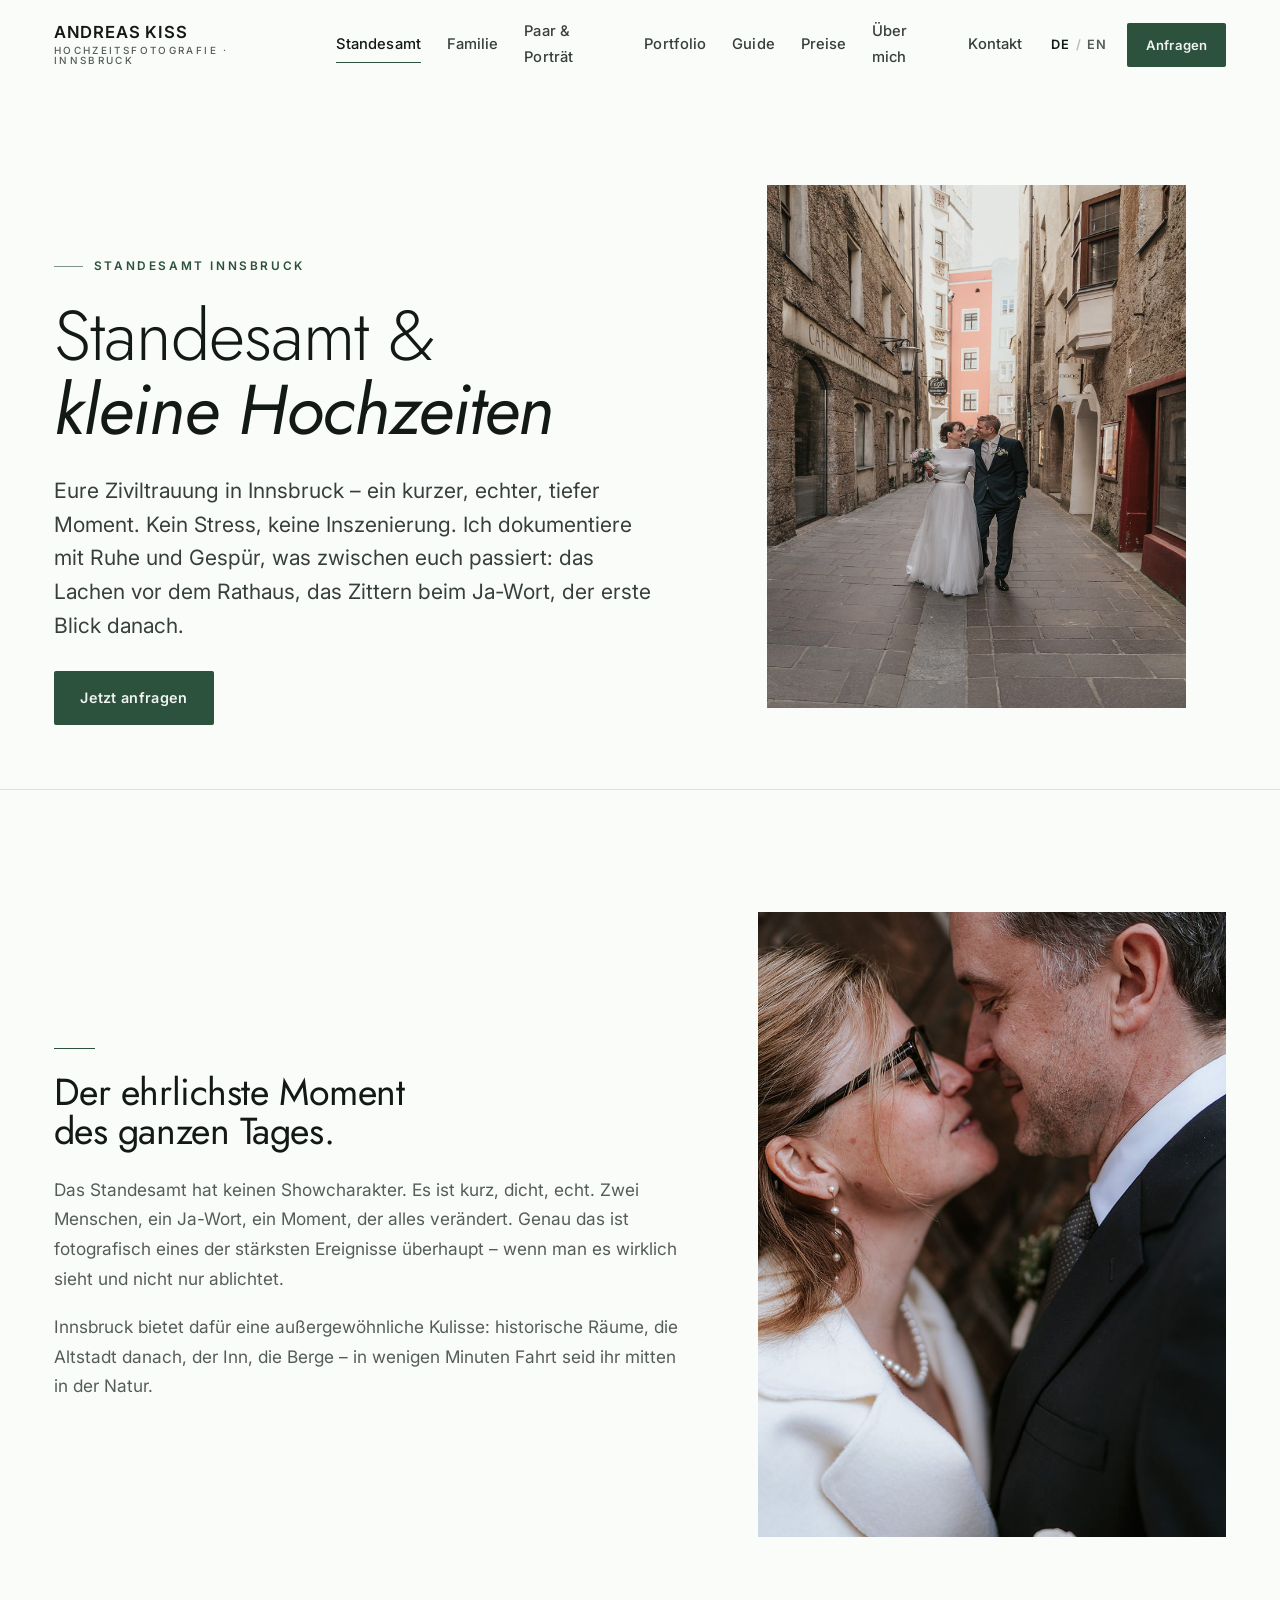
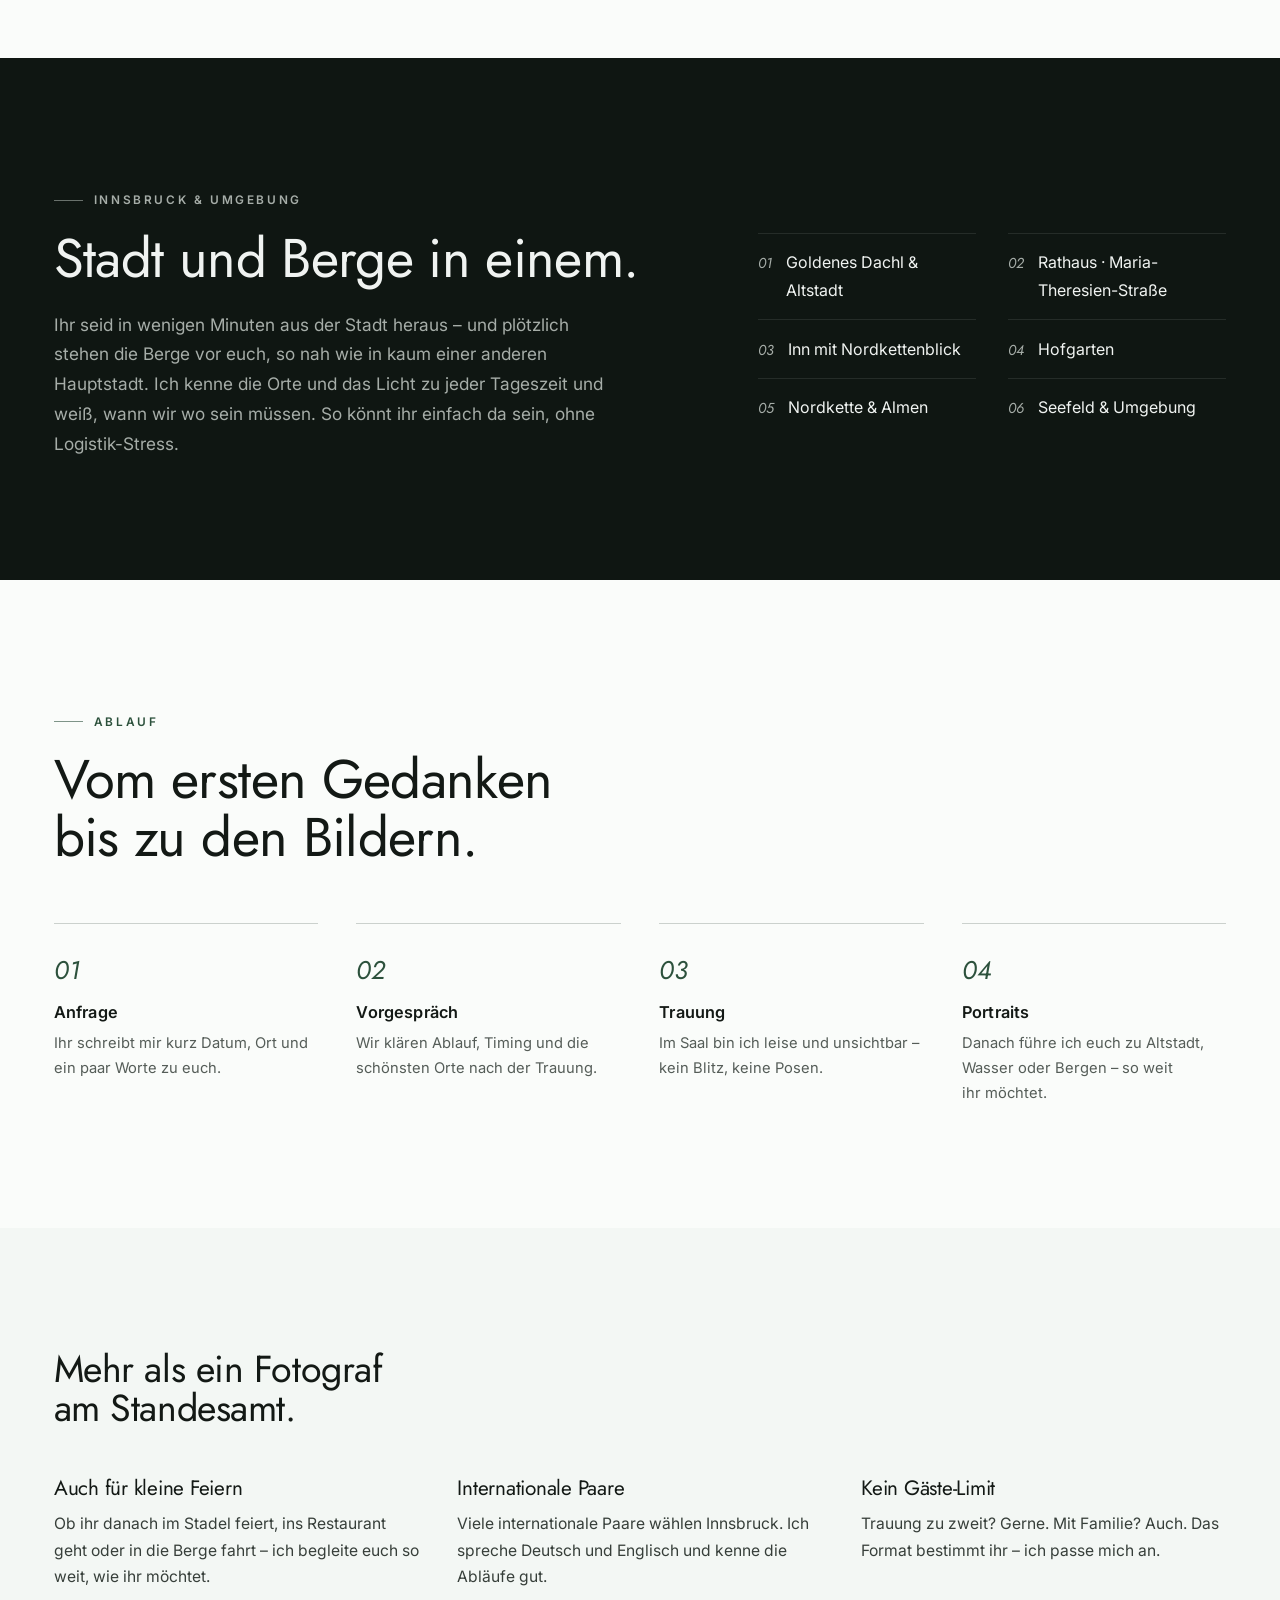
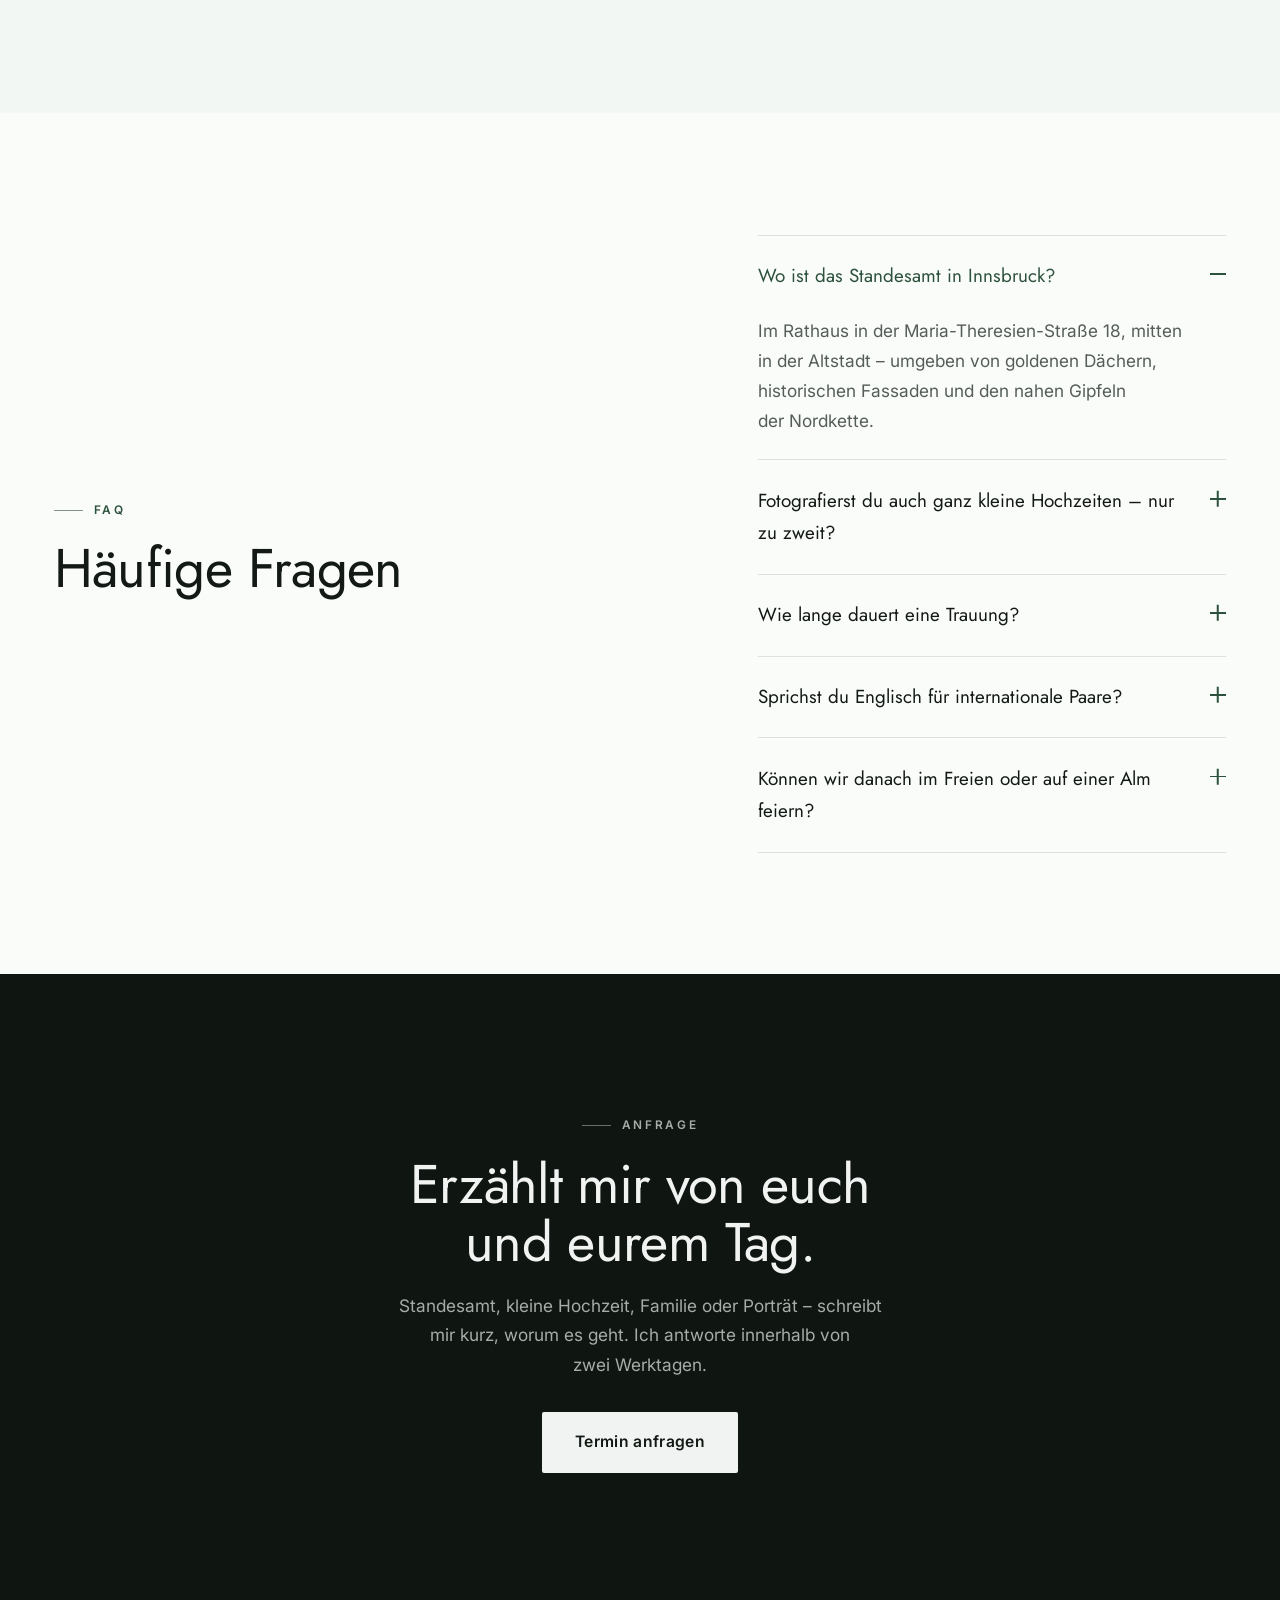
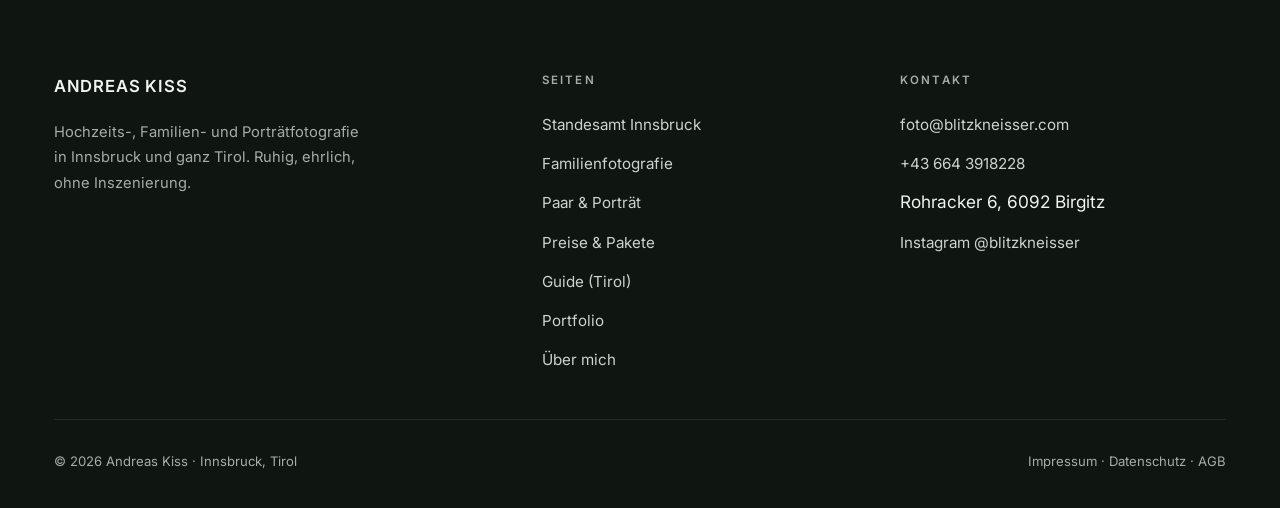
<file: standesamt.html>
<!DOCTYPE html>
<html lang="de" data-lang="de">
<head>
<meta charset="UTF-8">
<meta name="viewport" content="width=device-width, initial-scale=1.0">
<title>Standesamt Hochzeit Innsbruck & kleine Hochzeiten | Andreas Kiss</title>
<meta name="description" content="Fotograf für eure Standesamt-Hochzeit in Innsbruck und kleine Feiern in Tirol. Ruhig, dokumentarisch, ohne Inszenierung.">
<script>document.documentElement.classList.add('js');</script>
<link rel="preconnect" href="https://fonts.googleapis.com">
<link rel="preconnect" href="https://fonts.gstatic.com" crossorigin>
<link href="https://fonts.googleapis.com/css2?family=Inter:wght@400;500;600&family=Jost:ital,wght@0,300;0,400;0,500;1,300;1,400&display=swap" rel="stylesheet">
<link rel="stylesheet" href="assets/site.css">
</head>
<body>
<header class="hdr" id="hdr">
  <div class="wrap-wide hdr-inner">
    <a href="index.html" class="brand" aria-label="Andreas Kiss — Startseite">
      <span class="brand-name">ANDREAS&nbsp;KISS</span>
      <span class="brand-sub de">Hochzeitsfotografie · Innsbruck</span>
      <span class="brand-sub en">Wedding Photography · Innsbruck</span>
    </a>
    <nav class="mainnav" aria-label="Hauptmenü">
      <a href="standesamt.html" class="active"><span class="de">Standesamt</span><span class="en">Registry office</span></a>
      <a href="familie.html"><span class="de">Familie</span><span class="en">Family</span></a>
      <a href="paar-portraet.html"><span class="de">Paar &amp; Porträt</span><span class="en">Couple &amp; portrait</span></a>
      <a href="portfolio.html">Portfolio</a>
      <a href="guide.html">Guide</a>
      <a href="preise.html"><span class="de">Preise</span><span class="en">Pricing</span></a>
      <a href="ueber-mich.html"><span class="de">Über mich</span><span class="en">About</span></a>
      <a href="kontakt.html"><span class="de">Kontakt</span><span class="en">Contact</span></a>
    </nav>
    <div class="hdr-right">
      <div class="lang" role="group" aria-label="Sprache / Language">
        <button type="button" data-set-lang="de" aria-pressed="true">DE</button><span class="sep">/</span><button type="button" data-set-lang="en" aria-pressed="false">EN</button>
      </div>
      <a href="kontakt.html" class="btn btn-primary btn-sm"><span class="de">Anfragen</span><span class="en">Enquire</span></a>
      <button class="burger" id="burger" aria-label="Menü" aria-expanded="false"><span></span><span></span><span></span></button>
    </div>
  </div>
</header>
<nav class="mobilenav" id="mobilenav" data-open="false" aria-label="Menü">
  <a href="standesamt.html"><span class="de">Standesamt &amp; kleine Hochzeiten</span><span class="en">Registry &amp; small weddings</span></a>
  <a href="familie.html"><span class="de">Familienfotografie</span><span class="en">Family photography</span></a>
  <a href="paar-portraet.html"><span class="de">Paar &amp; Porträt</span><span class="en">Couple &amp; portrait</span></a>
  <a href="portfolio.html">Portfolio</a>
  <a href="guide.html">Guide</a>
  <a href="preise.html"><span class="de">Preise</span><span class="en">Pricing</span></a>
  <a href="ueber-mich.html"><span class="de">Über mich</span><span class="en">About</span></a>
  <a href="kontakt.html"><span class="de">Kontakt</span><span class="en">Contact</span></a>
  <div class="mlang" role="group" aria-label="Sprache">
    <button type="button" data-set-lang="de" aria-pressed="true">Deutsch</button>
    <button type="button" data-set-lang="en" aria-pressed="false">English</button>
  </div>
</nav>
<main>
<section class="phero">
  <div class="wrap-wide">
    <div class="phero-grid">
      <div class="reveal">
        <p class="kicker"><span class="de">Standesamt Innsbruck</span><span class="en">Registry office Innsbruck</span></p>
        <h1><span class="de">Standesamt &amp; <em>kleine Hochzeiten</em></span><span class="en">Registry office &amp; <em>small weddings</em></span></h1>
        <p class="lead"><span class="de">Eure Ziviltrauung in Innsbruck – ein kurzer, echter, tiefer Moment. Kein Stress, keine Inszenierung. Ich dokumentiere mit Ruhe und Gespür, was zwischen euch passiert: das Lachen vor dem Rathaus, das Zittern beim Ja-Wort, der erste Blick danach.</span><span class="en">Your civil ceremony in Innsbruck – a short, real, deep moment. No stress, no staging. I document with calm and instinct what happens between you: the laughter before the town hall, the trembling at the vows, the first glance after.</span></p>
        <a href="kontakt.html" class="btn btn-primary" style="margin-top:1.8rem;"><span class="de">Jetzt anfragen</span><span class="en">Enquire now</span></a>
      </div>
      <figure class="reveal"><img class="ar-45" loading="lazy" src="assets/img/standesamt-hochzeit-innsbruck-altstadt-paar.jpg" alt="Standesamt Hochzeit Innsbruck – Paar in der Altstadt" fetchpriority="high"></figure>
    </div>
  </div>
</section>

<section class="section">
  <div class="wrap">
    <div class="split narrow rev-mob">
      <div class="reveal">
        <div class="rule-sm"></div>
        <h2 class="h-md"><span class="de">Der ehrlichste Moment des ganzen Tages.</span><span class="en">The most honest moment of the whole day.</span></h2>
        <div class="prose muted" style="margin-top:1.4rem;">
          <p><span class="de">Das Standesamt hat keinen Showcharakter. Es ist kurz, dicht, echt. Zwei Menschen, ein Ja-Wort, ein Moment, der alles verändert. Genau das ist fotografisch eines der stärksten Ereignisse überhaupt – wenn man es wirklich sieht und nicht nur ablichtet.</span><span class="en">The registry office has no show to it. It's short, dense, real. Two people, one "yes", a moment that changes everything. That is one of the strongest things to photograph – when you truly see it rather than just record it.</span></p>
          <p><span class="de">Innsbruck bietet dafür eine außergewöhnliche Kulisse: historische Räume, die Altstadt danach, der Inn, die Berge – in wenigen Minuten Fahrt seid ihr mitten in der Natur.</span><span class="en">Innsbruck offers an extraordinary backdrop: historic rooms, the old town afterwards, the river Inn, the mountains – a few minutes' drive and you're out in nature.</span></p>
        </div>
      </div>
      <figure class="reveal"><img class="ar-34" loading="lazy" src="assets/img/standesamt-hochzeit-innsbruck-trausaal-kuss.jpg" alt="Kuss im Trausaal, Standesamt Innsbruck"></figure>
    </div>
  </div>
</section>

<section class="section dark">
  <div class="wrap">
    <div class="split narrow">
      <div class="reveal">
        <p class="kicker on-dark"><span class="de">Innsbruck &amp; Umgebung</span><span class="en">Innsbruck &amp; around</span></p>
        <h2 class="h-lg" style="margin-top:1.2rem;"><span class="de">Stadt und Berge in einem.</span><span class="en">City and mountains in one.</span></h2>
        <p style="margin-top:1.4rem;max-width:52ch;"><span class="de">Ihr seid in wenigen Minuten aus der Stadt heraus – und plötzlich stehen die Berge vor euch, so nah wie in kaum einer anderen Hauptstadt. Ich kenne die Orte und das Licht zu jeder Tageszeit und weiß, wann wir wo sein müssen. So könnt ihr einfach da sein, ohne Logistik-Stress.</span><span class="en">Within minutes you're out of the city – and suddenly the mountains stand before you, closer than in almost any other capital. I know the places and the light at every hour, and when we need to be where. So you can simply be present, without logistics stress.</span></p>
      </div>
      <ul class="placelist reveal">
        <li><i>01</i>Goldenes Dachl &amp; Altstadt</li>
        <li><i>02</i><span class="de">Rathaus · Maria-Theresien-Straße</span><span class="en">Town hall · Maria-Theresien-Str.</span></li>
        <li><i>03</i><span class="de">Inn mit Nordkettenblick</span><span class="en">River Inn &amp; Nordkette view</span></li>
        <li><i>04</i>Hofgarten</li>
        <li><i>05</i><span class="de">Nordkette &amp; Almen</span><span class="en">Nordkette &amp; alpine huts</span></li>
        <li><i>06</i><span class="de">Seefeld &amp; Umgebung</span><span class="en">Seefeld &amp; surroundings</span></li>
      </ul>
    </div>
  </div>
</section>

<section class="section">
  <div class="wrap">
    <div class="reveal" style="max-width:52ch;margin-bottom:clamp(2.5rem,5vw,3.5rem);">
      <p class="kicker"><span class="de">Ablauf</span><span class="en">How it works</span></p>
      <h2 class="h-lg" style="margin-top:1.2rem;"><span class="de">Vom ersten Gedanken bis zu den Bildern.</span><span class="en">From the first thought to the photos.</span></h2>
    </div>
    <div class="steps reveal stagger">
      <div class="step"><span class="n">01</span><h4><span class="de">Anfrage</span><span class="en">Enquiry</span></h4><p><span class="de">Ihr schreibt mir kurz Datum, Ort und ein paar Worte zu euch.</span><span class="en">You send me the date, place and a few words about you.</span></p></div>
      <div class="step"><span class="n">02</span><h4><span class="de">Vorgespräch</span><span class="en">Pre-talk</span></h4><p><span class="de">Wir klären Ablauf, Timing und die schönsten Orte nach der Trauung.</span><span class="en">We plan the flow, timing and the best spots after the ceremony.</span></p></div>
      <div class="step"><span class="n">03</span><h4><span class="de">Trauung</span><span class="en">Ceremony</span></h4><p><span class="de">Im Saal bin ich leise und unsichtbar – kein Blitz, keine Posen.</span><span class="en">In the room I'm quiet and unseen – no flash, no poses.</span></p></div>
      <div class="step"><span class="n">04</span><h4><span class="de">Portraits</span><span class="en">Portraits</span></h4><p><span class="de">Danach führe ich euch zu Altstadt, Wasser oder Bergen – so weit ihr möchtet.</span><span class="en">Afterwards to the old town, water or mountains – as far as you like.</span></p></div>
    </div>
  </div>
</section>

<section class="section" style="background:var(--paper);">
  <div class="wrap">
    <div class="reveal" style="max-width:52ch;margin-bottom:clamp(2rem,4vw,3rem);">
      <h2 class="h-md"><span class="de">Mehr als ein Fotograf am Standesamt.</span><span class="en">More than a photographer at the registry office.</span></h2>
    </div>
    <div class="trio stagger reveal">
      <div class="feat"><h3 class="h-md" style="font-size:1.3rem;"><span class="de">Auch für kleine Feiern</span><span class="en">For small celebrations</span></h3><p class="muted"><span class="de">Ob ihr danach im Stadel feiert, ins Restaurant geht oder in die Berge fahrt – ich begleite euch so weit, wie ihr möchtet.</span><span class="en">Whether you celebrate in a barn, go to a restaurant or head into the mountains – I accompany you as far as you like.</span></p></div>
      <div class="feat"><h3 class="h-md" style="font-size:1.3rem;"><span class="de">Internationale Paare</span><span class="en">International couples</span></h3><p class="muted"><span class="de">Viele internationale Paare wählen Innsbruck. Ich spreche Deutsch und Englisch und kenne die Abläufe gut.</span><span class="en">Many international couples choose Innsbruck. I speak German and English and know the procedures well.</span></p></div>
      <div class="feat"><h3 class="h-md" style="font-size:1.3rem;"><span class="de">Kein Gäste-Limit</span><span class="en">No guest minimum</span></h3><p class="muted"><span class="de">Trauung zu zweit? Gerne. Mit Familie? Auch. Das Format bestimmt ihr – ich passe mich an.</span><span class="en">Just the two of you? Gladly. With family? Also. You decide the format – I adapt.</span></p></div>
    </div>
  </div>
</section>

<section class="section faq">
  <div class="wrap">
    <div class="split narrow">
      <div class="reveal"><p class="kicker">FAQ</p><h2 class="h-lg" style="margin-top:1.2rem;"><span class="de">Häufige Fragen</span><span class="en">Common questions</span></h2></div>
      <div class="reveal">
        <details open><summary><span><span class="de">Wo ist das Standesamt in Innsbruck?</span><span class="en">Where is the registry office in Innsbruck?</span></span><span class="pl"></span></summary><p><span class="de">Im Rathaus in der Maria-Theresien-Straße 18, mitten in der Altstadt – umgeben von goldenen Dächern, historischen Fassaden und den nahen Gipfeln der Nordkette.</span><span class="en">In the town hall at Maria-Theresien-Straße 18, in the middle of the old town – surrounded by golden roofs, historic façades and the nearby peaks of the Nordkette.</span></p></details>
        <details><summary><span><span class="de">Fotografierst du auch ganz kleine Hochzeiten – nur zu zweit?</span><span class="en">Do you photograph very small weddings – just the two of us?</span></span><span class="pl"></span></summary><p><span class="de">Sehr gerne. Eine reine Standesamts-Trauung zu zweit oder mit wenigen Gästen ist oft das Intimste und Ehrlichste – und ich dokumentiere sie mit vollem Engagement.</span><span class="en">Very gladly. A registry-office ceremony just for two or with a few guests is often the most intimate and honest – and I document it with full dedication.</span></p></details>
        <details><summary><span><span class="de">Wie lange dauert eine Trauung?</span><span class="en">How long is the ceremony?</span></span><span class="pl"></span></summary><p><span class="de">Die eigentliche Zeremonie dauert meist 20 bis 40 Minuten. Ich empfehle, davor und danach Zeit für Portraits einzuplanen.</span><span class="en">The ceremony itself usually takes 20 to 40 minutes. I recommend leaving time before and after for portraits.</span></p></details>
        <details><summary><span><span class="de">Sprichst du Englisch für internationale Paare?</span><span class="en">Do you speak English for international couples?</span></span><span class="pl"></span></summary><p><span class="de">Ja. Ich spreche Deutsch und Englisch, kenne die Abläufe und helfe euch, bei den Dokumenten den Überblick zu behalten.</span><span class="en">Yes. I speak German and English, know the procedures and help you keep track of the paperwork.</span></p></details>
        <details><summary><span><span class="de">Können wir danach im Freien oder auf einer Alm feiern?</span><span class="en">Can we celebrate outdoors or at an alpine hut afterwards?</span></span><span class="pl"></span></summary><p><span class="de">Absolut. Viele Paare kombinieren die Innsbrucker Trauung mit einer Feier auf einer Alm oder in den Bergen. Ich begleite euch durch den ganzen Tag.</span><span class="en">Absolutely. Many couples combine the Innsbruck ceremony with a celebration at an alpine hut or in the mountains. I accompany you through the whole day.</span></p></details>
      </div>
    </div>
  </div>
</section>

<section class="section cta">
  <div class="wrap reveal">
    <p class="kicker centered on-dark"><span class="de">Anfrage</span><span class="en">Enquiry</span></p>
    <h2 class="h-lg" style="margin-top:1.3rem;"><span class="de">Erzählt mir von euch und eurem Tag.</span><span class="en">Tell me about you and your day.</span></h2>
    <p><span class="de">Standesamt, kleine Hochzeit, Familie oder Porträt – schreibt mir kurz, worum es geht. Ich antworte innerhalb von zwei Werktagen.</span><span class="en">Registry office, small wedding, family or portrait – tell me briefly what it's about. I reply within two working days.</span></p>
    <a href="kontakt.html" class="btn btn-primary btn-lg"><span class="de">Termin anfragen</span><span class="en">Enquire now</span></a>
  </div>
</section>
</main>
<footer class="footer">
  <div class="wrap-wide">
    <div class="top">
      <div>
        <span class="brand-name">ANDREAS KISS</span>
        <p class="fbio"><span class="de">Hochzeits-, Familien- und Porträtfotografie in Innsbruck und ganz Tirol. Ruhig, ehrlich, ohne Inszenierung.</span><span class="en">Wedding, family and portrait photography in Innsbruck and across Tyrol. Calm, honest, unstaged.</span></p>
      </div>
      <div>
        <h5><span class="de">Seiten</span><span class="en">Pages</span></h5>
        <ul>
          <li><a href="standesamt.html"><span class="de">Standesamt Innsbruck</span><span class="en">Registry office</span></a></li>
          <li><a href="familie.html"><span class="de">Familienfotografie</span><span class="en">Family</span></a></li>
          <li><a href="paar-portraet.html"><span class="de">Paar &amp; Porträt</span><span class="en">Couple &amp; portrait</span></a></li>
          <li><a href="preise.html"><span class="de">Preise &amp; Pakete</span><span class="en">Pricing</span></a></li>
          <li><a href="guide.html"><span class="de">Guide (Tirol)</span><span class="en">Guide (Tyrol)</span></a></li>
          <li><a href="portfolio.html">Portfolio</a></li>
          <li><a href="ueber-mich.html"><span class="de">Über mich</span><span class="en">About</span></a></li>
        </ul>
      </div>
      <div>
        <h5><span class="de">Kontakt</span><span class="en">Contact</span></h5>
        <ul>
          <li><a href="mailto:foto@blitzkneisser.com">foto@blitzkneisser.com</a></li>
          <li><a href="tel:+436643918228">+43 664 3918228</a></li>
          <li>Rohracker 6, 6092 Birgitz</li>
          <li><a href="https://www.instagram.com/blitzkneisser/" target="_blank" rel="noopener">Instagram @blitzkneisser</a></li>
        </ul>
      </div>
    </div>
    <div class="bottom">
      <span>© <span id="yr">2026</span> Andreas Kiss · Innsbruck, Tirol</span>
      <span><a href="/impressum/">Impressum</a> · <a href="/dsgvo/">Datenschutz</a> · <a href="/agb/">AGB</a></span>
    </div>
  </div>
</footer>
<script src="assets/site.js"></script>
</body>
</html>
</file>
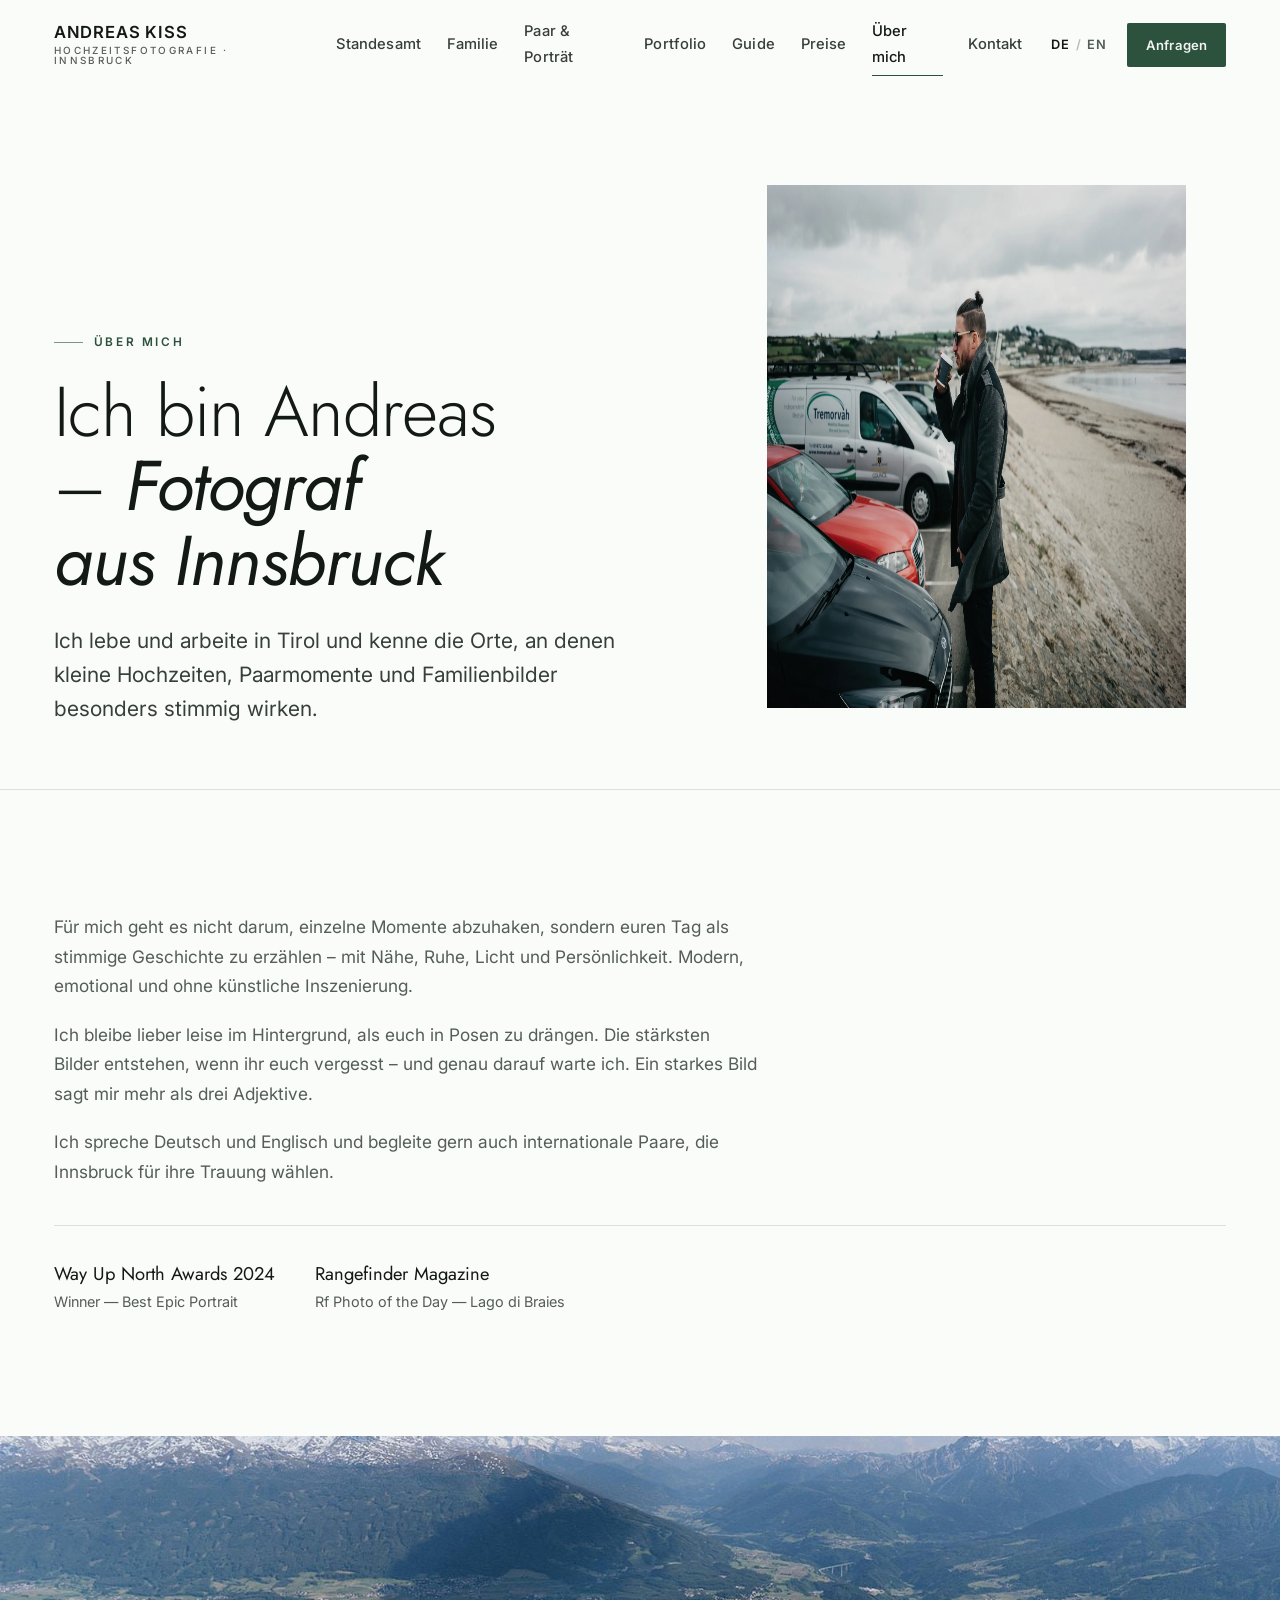
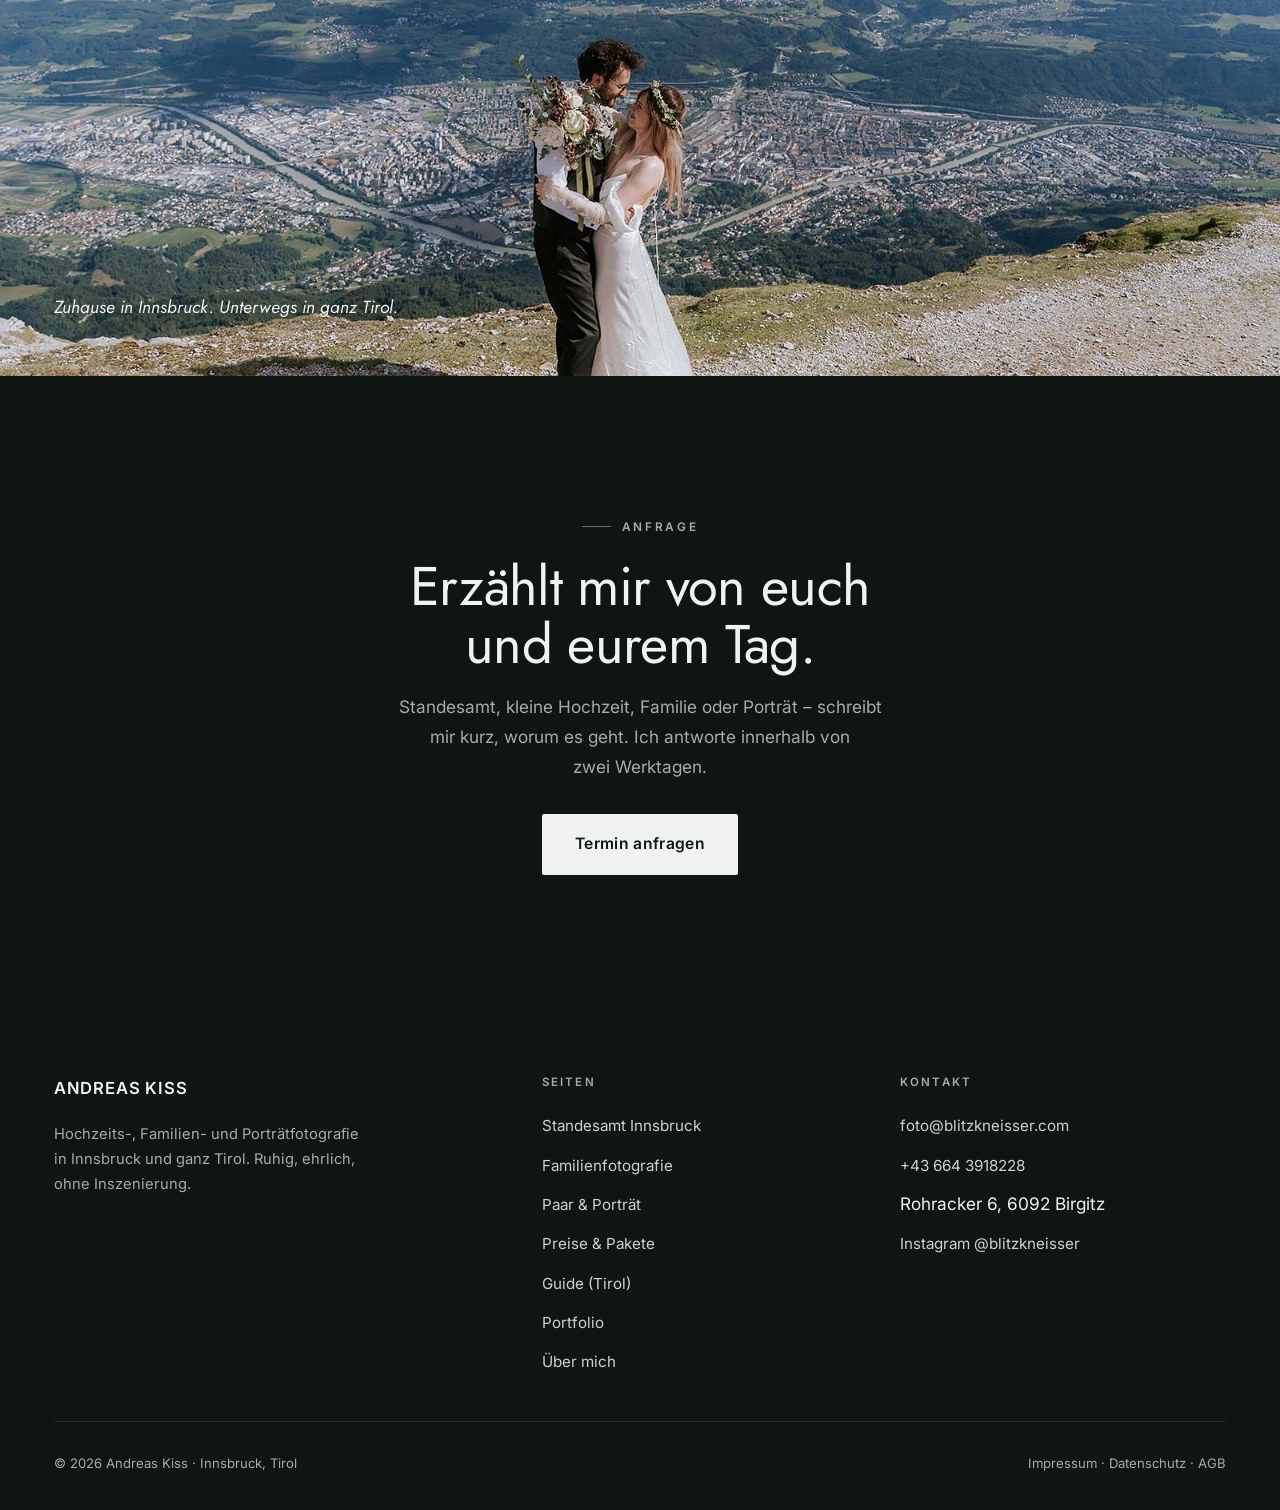
<file: ueber-mich.html>
<!DOCTYPE html>
<html lang="de" data-lang="de">
<head>
<meta charset="UTF-8">
<meta name="viewport" content="width=device-width, initial-scale=1.0">
<title>Über mich – Andreas Kiss, Fotograf aus Innsbruck</title>
<meta name="description" content="Andreas Kiss, Hochzeits- und Porträtfotograf aus Innsbruck. Ruhig, ehrlich, dokumentarisch.">
<script>document.documentElement.classList.add('js');</script>
<link rel="preconnect" href="https://fonts.googleapis.com">
<link rel="preconnect" href="https://fonts.gstatic.com" crossorigin>
<link href="https://fonts.googleapis.com/css2?family=Inter:wght@400;500;600&family=Jost:ital,wght@0,300;0,400;0,500;1,300;1,400&display=swap" rel="stylesheet">
<link rel="stylesheet" href="assets/site.css">
</head>
<body>
<header class="hdr" id="hdr">
  <div class="wrap-wide hdr-inner">
    <a href="index.html" class="brand" aria-label="Andreas Kiss — Startseite">
      <span class="brand-name">ANDREAS&nbsp;KISS</span>
      <span class="brand-sub de">Hochzeitsfotografie · Innsbruck</span>
      <span class="brand-sub en">Wedding Photography · Innsbruck</span>
    </a>
    <nav class="mainnav" aria-label="Hauptmenü">
      <a href="standesamt.html"><span class="de">Standesamt</span><span class="en">Registry office</span></a>
      <a href="familie.html"><span class="de">Familie</span><span class="en">Family</span></a>
      <a href="paar-portraet.html"><span class="de">Paar &amp; Porträt</span><span class="en">Couple &amp; portrait</span></a>
      <a href="portfolio.html">Portfolio</a>
      <a href="guide.html">Guide</a>
      <a href="preise.html"><span class="de">Preise</span><span class="en">Pricing</span></a>
      <a href="ueber-mich.html" class="active"><span class="de">Über mich</span><span class="en">About</span></a>
      <a href="kontakt.html"><span class="de">Kontakt</span><span class="en">Contact</span></a>
    </nav>
    <div class="hdr-right">
      <div class="lang" role="group" aria-label="Sprache / Language">
        <button type="button" data-set-lang="de" aria-pressed="true">DE</button><span class="sep">/</span><button type="button" data-set-lang="en" aria-pressed="false">EN</button>
      </div>
      <a href="kontakt.html" class="btn btn-primary btn-sm"><span class="de">Anfragen</span><span class="en">Enquire</span></a>
      <button class="burger" id="burger" aria-label="Menü" aria-expanded="false"><span></span><span></span><span></span></button>
    </div>
  </div>
</header>
<nav class="mobilenav" id="mobilenav" data-open="false" aria-label="Menü">
  <a href="standesamt.html"><span class="de">Standesamt &amp; kleine Hochzeiten</span><span class="en">Registry &amp; small weddings</span></a>
  <a href="familie.html"><span class="de">Familienfotografie</span><span class="en">Family photography</span></a>
  <a href="paar-portraet.html"><span class="de">Paar &amp; Porträt</span><span class="en">Couple &amp; portrait</span></a>
  <a href="portfolio.html">Portfolio</a>
  <a href="guide.html">Guide</a>
  <a href="preise.html"><span class="de">Preise</span><span class="en">Pricing</span></a>
  <a href="ueber-mich.html"><span class="de">Über mich</span><span class="en">About</span></a>
  <a href="kontakt.html"><span class="de">Kontakt</span><span class="en">Contact</span></a>
  <div class="mlang" role="group" aria-label="Sprache">
    <button type="button" data-set-lang="de" aria-pressed="true">Deutsch</button>
    <button type="button" data-set-lang="en" aria-pressed="false">English</button>
  </div>
</nav>
<main>
<section class="phero">
  <div class="wrap-wide">
    <div class="phero-grid">
      <div class="reveal">
        <p class="kicker"><span class="de">Über mich</span><span class="en">About</span></p>
        <h1><span class="de">Ich bin Andreas – <em>Fotograf aus Innsbruck</em></span><span class="en">I'm Andreas – <em>a photographer from Innsbruck</em></span></h1>
        <p class="lead"><span class="de">Ich lebe und arbeite in Tirol und kenne die Orte, an denen kleine Hochzeiten, Paarmomente und Familienbilder besonders stimmig wirken.</span><span class="en">I live and work in Tyrol and know the places where small weddings, couple moments and family pictures feel most at home.</span></p>
      </div>
      <figure class="reveal"><img class="ar-45" loading="lazy" src="assets/img/About-Me-Ich.webp" alt="Andreas Kiss, Hochzeitsfotograf aus Innsbruck" fetchpriority="high"></figure>
    </div>
  </div>
</section>

<section class="section">
  <div class="wrap">
    <div class="prose reveal" style="max-width:64ch;">
      <p class="muted"><span class="de">Für mich geht es nicht darum, einzelne Momente abzuhaken, sondern euren Tag als stimmige Geschichte zu erzählen – mit Nähe, Ruhe, Licht und Persönlichkeit. Modern, emotional und ohne künstliche Inszenierung.</span><span class="en">For me it's not about ticking off single shots, but telling the story of your day – with closeness, calm, light and personality. Modern, emotional and without artificial staging.</span></p>
      <p class="muted"><span class="de">Ich bleibe lieber leise im Hintergrund, als euch in Posen zu drängen. Die stärksten Bilder entstehen, wenn ihr euch vergesst – und genau darauf warte ich. Ein starkes Bild sagt mir mehr als drei Adjektive.</span><span class="en">I'd rather stay quietly in the background than push you into poses. The strongest pictures happen when you forget the camera – and that's exactly what I wait for. One strong image tells me more than three adjectives.</span></p>
      <p class="muted"><span class="de">Ich spreche Deutsch und Englisch und begleite gern auch internationale Paare, die Innsbruck für ihre Trauung wählen.</span><span class="en">I speak German and English and am glad to accompany international couples who choose Innsbruck for their ceremony.</span></p>
    </div>
    <div class="reveal" style="margin-top:2.4rem;display:flex;flex-wrap:wrap;gap:2.5rem;padding-top:2rem;border-top:1px solid var(--line);">
      <div><div style="font-family:var(--serif);font-size:1.15rem;">Way Up North Awards 2024</div><div class="muted" style="font-size:.9rem;">Winner — Best Epic Portrait</div></div>
      <div><div style="font-family:var(--serif);font-size:1.15rem;">Rangefinder Magazine</div><div class="muted" style="font-size:.9rem;">Rf Photo of the Day — Lago di Braies</div></div>
    </div>
  </div>
</section>

<section class="band reveal">
  <img loading="lazy" src="assets/img/standesamt-hochzeit-innsbruck-nordkette-paar.jpg" alt="Innsbruck mit der Nordkette">
  <div class="band-cap wrap-wide"><span class="de">Zuhause in Innsbruck. Unterwegs in ganz Tirol.</span><span class="en">At home in Innsbruck. On the road across Tyrol.</span></div>
</section>

<section class="section cta">
  <div class="wrap reveal">
    <p class="kicker centered on-dark"><span class="de">Anfrage</span><span class="en">Enquiry</span></p>
    <h2 class="h-lg" style="margin-top:1.3rem;"><span class="de">Erzählt mir von euch und eurem Tag.</span><span class="en">Tell me about you and your day.</span></h2>
    <p><span class="de">Standesamt, kleine Hochzeit, Familie oder Porträt – schreibt mir kurz, worum es geht. Ich antworte innerhalb von zwei Werktagen.</span><span class="en">Registry office, small wedding, family or portrait – tell me briefly what it's about. I reply within two working days.</span></p>
    <a href="kontakt.html" class="btn btn-primary btn-lg"><span class="de">Termin anfragen</span><span class="en">Enquire now</span></a>
  </div>
</section>
</main>
<footer class="footer">
  <div class="wrap-wide">
    <div class="top">
      <div>
        <span class="brand-name">ANDREAS KISS</span>
        <p class="fbio"><span class="de">Hochzeits-, Familien- und Porträtfotografie in Innsbruck und ganz Tirol. Ruhig, ehrlich, ohne Inszenierung.</span><span class="en">Wedding, family and portrait photography in Innsbruck and across Tyrol. Calm, honest, unstaged.</span></p>
      </div>
      <div>
        <h5><span class="de">Seiten</span><span class="en">Pages</span></h5>
        <ul>
          <li><a href="standesamt.html"><span class="de">Standesamt Innsbruck</span><span class="en">Registry office</span></a></li>
          <li><a href="familie.html"><span class="de">Familienfotografie</span><span class="en">Family</span></a></li>
          <li><a href="paar-portraet.html"><span class="de">Paar &amp; Porträt</span><span class="en">Couple &amp; portrait</span></a></li>
          <li><a href="preise.html"><span class="de">Preise &amp; Pakete</span><span class="en">Pricing</span></a></li>
          <li><a href="guide.html"><span class="de">Guide (Tirol)</span><span class="en">Guide (Tyrol)</span></a></li>
          <li><a href="portfolio.html">Portfolio</a></li>
          <li><a href="ueber-mich.html"><span class="de">Über mich</span><span class="en">About</span></a></li>
        </ul>
      </div>
      <div>
        <h5><span class="de">Kontakt</span><span class="en">Contact</span></h5>
        <ul>
          <li><a href="mailto:foto@blitzkneisser.com">foto@blitzkneisser.com</a></li>
          <li><a href="tel:+436643918228">+43 664 3918228</a></li>
          <li>Rohracker 6, 6092 Birgitz</li>
          <li><a href="https://www.instagram.com/blitzkneisser/" target="_blank" rel="noopener">Instagram @blitzkneisser</a></li>
        </ul>
      </div>
    </div>
    <div class="bottom">
      <span>© <span id="yr">2026</span> Andreas Kiss · Innsbruck, Tirol</span>
      <span><a href="/impressum/">Impressum</a> · <a href="/dsgvo/">Datenschutz</a> · <a href="/agb/">AGB</a></span>
    </div>
  </div>
</footer>
<script src="assets/site.js"></script>
</body>
</html>
</file>
<file: assets/site.css>
/* =====================================================================
   ANDREAS KISS — Hochzeitsfotografie Innsbruck & Tirol
   Shared design system
   ===================================================================== */

/* ---------- TOKENS ---------- */
:root{
  /* neutrals — quiet, barely-green tinted; NOT cream */
  --bg:        oklch(0.988 0.003 155);
  --paper:     oklch(0.972 0.005 155);
  --paper-2:   oklch(0.955 0.007 155);
  --ink:       oklch(0.205 0.012 158);
  --ink-2:     oklch(0.360 0.014 158);
  --ink-soft:  oklch(0.470 0.014 158);
  --line:      oklch(0.905 0.007 155);
  --line-2:    oklch(0.855 0.009 155);

  /* accent — deep evergreen, used sparingly */
  --accent:    oklch(0.400 0.055 158);
  --accent-2:  oklch(0.320 0.045 158);
  --gold:      oklch(0.640 0.070 70);   /* warm hairline / stars, rare */

  /* dark surfaces */
  --dark:      oklch(0.190 0.013 158);
  --dark-2:    oklch(0.240 0.013 158);
  --on-dark:   oklch(0.960 0.004 155);
  --on-dark-2: oklch(0.740 0.010 155);
  --line-dark: oklch(0.360 0.012 158 / .55);

  --maxw: 1280px;
  --wide: 1500px;
  --gut: clamp(1.25rem, 4.2vw, 3.75rem);

  --display: "Jost", "Inter", system-ui, sans-serif;   /* elegant geometric sans, no serifs */
  --serif: "Jost", "Inter", system-ui, sans-serif;     /* alias kept for existing references */
  --sans: "Inter", system-ui, -apple-system, "Segoe UI", sans-serif;

  --ease: cubic-bezier(0.22, 1, 0.36, 1);
  --ease-2: cubic-bezier(0.16, 1, 0.3, 1);

  --z-dd: 200;
  --z-backdrop: 300;
  --z-modal: 400;
  --z-header: 500;  /* header (with close button) must sit above the mobile overlay */
}

/* ---------- RESET ---------- */
*,*::before,*::after{box-sizing:border-box;}
html{-webkit-text-size-adjust:100%;scroll-behavior:smooth;}
@media (prefers-reduced-motion: reduce){html{scroll-behavior:auto;}}
body{
  margin:0;background:var(--bg);color:var(--ink);
  font-family:var(--sans);font-weight:400;
  font-size:clamp(1rem,0.965rem + 0.16vw,1.08rem);line-height:1.72;
  -webkit-font-smoothing:antialiased;text-rendering:optimizeLegibility;
  overflow-x:hidden;
}
img{display:block;max-width:100%;height:auto;}
a{color:inherit;text-decoration:none;}
button{font:inherit;color:inherit;background:none;border:none;cursor:pointer;}
h1,h2,h3,h4{margin:0;font-family:var(--serif);font-weight:400;line-height:1.06;
  letter-spacing:-0.012em;text-wrap:balance;}
p{margin:0;text-wrap:pretty;}
::selection{background:var(--accent);color:var(--on-dark);}

/* ---------- LANGUAGE ---------- */
html[data-lang="de"] .en{display:none !important;}
html[data-lang="en"] .de{display:none !important;}

/* ---------- LAYOUT PRIMITIVES ---------- */
.wrap{max-width:var(--maxw);margin-inline:auto;padding-inline:var(--gut);}
.wrap-wide{max-width:var(--wide);margin-inline:auto;padding-inline:var(--gut);}
.section{padding-block:clamp(4rem,9.5vw,8.5rem);}
.section-sm{padding-block:clamp(3rem,6vw,5rem);}
.center{text-align:center;}
.divider{height:1px;background:var(--line);border:0;margin:0;}

.kicker{display:inline-flex;align-items:center;gap:.7rem;
  font-family:var(--sans);font-size:.74rem;font-weight:600;
  letter-spacing:0.22em;text-transform:uppercase;color:var(--accent);}
.kicker::before{content:"";width:1.8rem;height:1px;background:var(--accent);opacity:.6;}
.kicker.on-dark{color:var(--on-dark-2);}
.kicker.on-dark::before{background:var(--on-dark-2);}
.kicker.centered{justify-content:center;}

.h-xl{font-size:clamp(2.4rem,1.5rem + 4.2vw,4.6rem);font-weight:300;letter-spacing:-0.015em;}
.h-lg{font-size:clamp(2rem,1.4rem + 2.9vw,3.4rem);font-weight:400;}
.h-md{font-size:clamp(1.55rem,1.2rem + 1.6vw,2.35rem);font-weight:400;}
.lead{font-size:clamp(1.08rem,1rem + 0.5vw,1.32rem);line-height:1.6;color:var(--ink-2);
  max-width:60ch;font-weight:400;}
.muted{color:var(--ink-soft);}
.prose{max-width:66ch;}
.prose p + p{margin-top:1.15rem;}

/* ---------- BUTTONS / LINKS ---------- */
.btn{display:inline-flex;align-items:center;justify-content:center;gap:.55rem;
  padding:.85rem 1.6rem;border-radius:2px;font-family:var(--sans);
  font-size:.9rem;font-weight:600;letter-spacing:.02em;
  border:1px solid transparent;
  transition:background .3s var(--ease),color .3s var(--ease),
    border-color .3s var(--ease),transform .3s var(--ease);}
.btn-primary{background:var(--accent);color:var(--on-dark);}
.btn-primary:hover{background:var(--accent-2);transform:translateY(-2px);}
.btn-outline{border-color:var(--ink);color:var(--ink);}
.btn-outline:hover{background:var(--ink);color:var(--bg);transform:translateY(-2px);}
.btn-light{border-color:oklch(0.96 0 0 / .7);color:var(--on-dark);}
.btn-light:hover{background:var(--on-dark);color:var(--ink);transform:translateY(-2px);}
.btn-sm{padding:.6rem 1.1rem;font-size:.82rem;}
.btn-lg{padding:1rem 2rem;font-size:.98rem;}

.link-u{display:inline-flex;align-items:center;gap:.5rem;font-weight:600;font-size:.9rem;
  letter-spacing:.02em;color:var(--ink);padding-bottom:2px;
  background-image:linear-gradient(var(--accent),var(--accent));
  background-size:0% 1.5px;background-position:0 100%;background-repeat:no-repeat;
  transition:background-size .4s var(--ease),color .3s var(--ease);}
.link-u:hover{background-size:100% 1.5px;color:var(--accent);}
.link-u .arw{transition:transform .3s var(--ease);}
.link-u:hover .arw{transform:translateX(4px);}

/* ---------- HEADER ---------- */
.hdr{position:sticky;top:0;z-index:var(--z-header);
  background:color-mix(in oklch, var(--bg) 80%, transparent);
  backdrop-filter:saturate(1.3) blur(14px);
  border-bottom:1px solid transparent;
  transition:border-color .4s var(--ease),background .4s var(--ease);}
.hdr.scrolled{border-color:var(--line);background:color-mix(in oklch, var(--bg) 93%, transparent);}
.hdr-inner{display:flex;align-items:center;justify-content:space-between;gap:1.5rem;
  height:clamp(4.4rem,7vw,5.6rem);}
.brand{display:flex;flex-direction:column;line-height:1;}
.brand-name{font-family:var(--sans);font-weight:600;font-size:1.04rem;letter-spacing:.05em;color:var(--ink);}
.brand-sub{font-size:.62rem;letter-spacing:.24em;text-transform:uppercase;color:var(--ink-soft);
  margin-top:.34rem;font-weight:500;}

.mainnav{display:flex;align-items:center;gap:clamp(1.1rem,2vw,2.1rem);}
.mainnav > a,.dd-btn{font-family:var(--sans);font-size:.92rem;font-weight:500;color:var(--ink-2);
  position:relative;transition:color .25s var(--ease);letter-spacing:.01em;}
.mainnav > a::after{content:"";position:absolute;left:0;bottom:-6px;height:1.5px;width:0;
  background:var(--accent);transition:width .3s var(--ease);}
.mainnav > a:hover,.dd-btn:hover{color:var(--ink);}
.mainnav > a:hover::after,.mainnav > a.active::after{width:100%;}
.mainnav > a.active{color:var(--ink);}

.has-dd{position:relative;}
.dd-btn{display:inline-flex;align-items:center;gap:.35rem;}
.dd-btn i{font-style:normal;font-size:.8rem;transform:rotate(90deg);transition:transform .3s var(--ease);display:inline-block;}
.has-dd[data-open="true"] .dd-btn i{transform:rotate(-90deg);}
.has-dd[data-open="true"] .dd-btn{color:var(--ink);}
.dd{position:absolute;top:calc(100% + 1.1rem);left:50%;transform:translateX(-50%) translateY(8px);
  min-width:19rem;background:var(--bg);border:1px solid var(--line);border-radius:3px;
  box-shadow:0 20px 50px oklch(0.2 0.01 158 / .12);padding:.5rem;z-index:var(--z-dd);
  opacity:0;visibility:hidden;transition:opacity .28s var(--ease),transform .28s var(--ease),visibility .28s;}
.has-dd[data-open="true"] .dd{opacity:1;visibility:visible;transform:translateX(-50%) translateY(0);}
.dd::before{content:"";position:absolute;top:-1.3rem;left:0;right:0;height:1.3rem;}
@media (hover:hover){
  .has-dd:hover .dd,.has-dd:focus-within .dd{opacity:1;visibility:visible;transform:translateX(-50%) translateY(0);}
  .has-dd:hover .dd-btn i,.has-dd:focus-within .dd-btn i{transform:rotate(-90deg);}
  .has-dd:hover .dd-btn,.has-dd:focus-within .dd-btn{color:var(--ink);}
}
.dd a{display:block;padding:.7rem .85rem;border-radius:2px;font-size:.92rem;color:var(--ink-2);
  transition:background .2s var(--ease),color .2s var(--ease);}
.dd a small{display:block;font-size:.76rem;color:var(--ink-soft);margin-top:.15rem;font-weight:400;}
.dd a:hover{background:var(--paper);color:var(--ink);}

.hdr-right{display:flex;align-items:center;gap:1rem;}
.lang{display:inline-flex;align-items:center;gap:.1rem;font-size:.8rem;font-weight:600;color:var(--ink-soft);}
.lang button{padding:.2rem .3rem;letter-spacing:.04em;color:var(--ink-soft);transition:color .25s;}
.lang button[aria-pressed="true"]{color:var(--ink);}
.lang .sep{opacity:.4;}

.burger{display:none;width:2.2rem;height:2.2rem;position:relative;}
.burger span{position:absolute;left:.35rem;right:.35rem;height:1.6px;background:var(--ink);
  transition:transform .35s var(--ease),opacity .3s var(--ease);}
.burger span:nth-child(1){top:.75rem;}
.burger span:nth-child(2){top:1.1rem;}
.burger span:nth-child(3){top:1.45rem;}
.burger[aria-expanded="true"] span:nth-child(1){transform:translateY(.35rem) rotate(45deg);}
.burger[aria-expanded="true"] span:nth-child(2){opacity:0;}
.burger[aria-expanded="true"] span:nth-child(3){transform:translateY(-.35rem) rotate(-45deg);}
.mobilenav{display:none;}  /* shown only as overlay under 1000px (see media query) */

/* ---------- PAGE HERO (home) ---------- */
.hero{position:relative;}
.hero-media{position:relative;overflow:hidden;height:clamp(32rem,90vh,58rem);}
.hero-media img{width:100%;height:100%;object-fit:cover;object-position:center 32%;
  transform:scale(1.02);}
.hero-media::after{content:"";position:absolute;inset:0;
  background:linear-gradient(180deg,oklch(0.17 0.02 158/.34) 0%,oklch(0.17 0.02 158/.06) 38%,oklch(0.15 0.02 158/.66) 100%);}
.hero-inner{position:absolute;inset:0;z-index:2;display:flex;align-items:flex-end;}
.hero-inner .wrap-wide{width:100%;padding-bottom:clamp(2.6rem,6vw,5rem);}
.hero h1{color:var(--on-dark);font-weight:300;
  font-size:clamp(2.7rem,1.7rem + 5.4vw,6rem);letter-spacing:-0.016em;max-width:18ch;
  text-shadow:0 2px 40px oklch(0.14 0.02 158/.4);}
.hero h1 em{font-style:italic;font-weight:400;}
.hero .lead{color:var(--on-dark);max-width:44ch;margin-top:1.5rem;opacity:.94;
  text-shadow:0 1px 18px oklch(0.14 0.02 158/.5);}
.hero-cta{display:flex;flex-wrap:wrap;gap:.9rem;margin-top:2.2rem;}
.hero-locator{position:absolute;left:0;right:0;top:calc(clamp(4.4rem,7vw,5.6rem) + 1.7rem);z-index:2;}
.hero-locator span{color:var(--on-dark);font-size:.76rem;letter-spacing:.26em;text-transform:uppercase;
  font-weight:600;opacity:.9;}

/* ---------- SUBPAGE HERO ---------- */
.phero{padding-top:clamp(3rem,6vw,5.5rem);padding-bottom:clamp(2.5rem,5vw,4rem);
  border-bottom:1px solid var(--line);}
.phero .kicker{margin-bottom:1.4rem;}
.phero h1{font-size:clamp(2.3rem,1.5rem + 3.8vw,4.4rem);font-weight:300;max-width:15ch;letter-spacing:-0.014em;}
.phero h1 em{font-style:italic;font-weight:400;}
.phero .lead{margin-top:1.6rem;}
.phero-grid{display:grid;grid-template-columns:1.1fr .9fr;gap:clamp(2rem,5vw,4rem);align-items:end;}

/* full-bleed image band */
.band{position:relative;overflow:hidden;height:clamp(24rem,60vh,40rem);}
.band img{width:100%;height:100%;object-fit:cover;}
.band-cap{position:absolute;left:0;bottom:0;padding:var(--gut);color:var(--on-dark);
  font-family:var(--serif);font-style:italic;font-size:1.1rem;
  text-shadow:0 1px 20px oklch(0.15 0.02 158/.6);}

/* ---------- EDITORIAL SPLIT ---------- */
.split{display:grid;grid-template-columns:1fr 1fr;gap:clamp(2rem,5.5vw,5rem);align-items:center;}
.split.narrow{grid-template-columns:1.15fr .85fr;}
.split.wide-img{grid-template-columns:.85fr 1.15fr;}
.split figure{margin:0;overflow:hidden;}
.split figure img{width:100%;object-fit:cover;transition:transform 1.2s var(--ease);}
.split figure:hover img{transform:scale(1.035);}
.ar-45{aspect-ratio:4/5;}
.ar-34{aspect-ratio:3/4;}
.ar-11{aspect-ratio:1/1;}
.ar-54{aspect-ratio:5/4;}
.ar-32{aspect-ratio:3/2;}
.rule-sm{width:2.6rem;height:1px;background:var(--accent);margin-bottom:1.5rem;}

/* ---------- SERVICE ROWS (alternating editorial) ---------- */
.erow{display:grid;grid-template-columns:1fr 1fr;gap:clamp(1.8rem,4.5vw,4.5rem);align-items:center;}
.erow + .erow{margin-top:clamp(3rem,7vw,6rem);}
.erow:nth-child(even) .erow-media{order:2;}
.erow-media{overflow:hidden;}
.erow-media img{width:100%;aspect-ratio:5/4;object-fit:cover;transition:transform 1.2s var(--ease);}
.erow:hover .erow-media img{transform:scale(1.035);}
.erow-idx{font-family:var(--serif);font-style:italic;font-size:1.05rem;color:var(--accent);}
.erow h3{font-size:clamp(1.6rem,1.25rem + 1.6vw,2.4rem);margin-top:.55rem;}
.erow p{margin-top:1.05rem;color:var(--ink-2);max-width:50ch;}
.taglist{margin:1.5rem 0 0;padding:0;list-style:none;display:flex;flex-wrap:wrap;gap:.5rem;}
.taglist li{font-size:.82rem;color:var(--ink-2);border:1px solid var(--line-2);border-radius:999px;
  padding:.36rem .85rem;}
.erow .link-u{margin-top:1.7rem;}

/* ---------- FEATURE TRIO ---------- */
.trio{display:grid;grid-template-columns:repeat(3,1fr);gap:clamp(1.4rem,3vw,2.6rem);}
.feat{display:flex;flex-direction:column;}
.feat figure{margin:0 0 1.4rem;overflow:hidden;}
.feat figure img{width:100%;aspect-ratio:4/5;object-fit:cover;transition:transform 1.1s var(--ease);}
.feat:hover figure img{transform:scale(1.04);}
.feat h3{font-size:1.5rem;}
.feat p{margin-top:.7rem;color:var(--ink-2);font-size:.98rem;}
.feat .link-u{margin-top:1.1rem;}

/* ---------- STEPS ---------- */
.steps{display:grid;grid-template-columns:repeat(4,1fr);gap:clamp(1.4rem,3vw,2.4rem);
  counter-reset:step;}
.step{padding-top:1.6rem;border-top:1px solid var(--line-2);}
.step .n{font-family:var(--serif);font-style:italic;font-size:1.6rem;color:var(--accent);display:block;margin-bottom:.7rem;}
.step h4{font-family:var(--sans);font-size:1.02rem;font-weight:600;letter-spacing:.01em;}
.step p{margin-top:.55rem;font-size:.92rem;color:var(--ink-soft);}

/* ---------- DARK SECTION ---------- */
.dark{background:var(--dark);color:var(--on-dark);}
.dark h1,.dark h2,.dark h3{color:var(--on-dark);}
.dark .lead,.dark p{color:var(--on-dark-2);}
.dark .divider{background:var(--line-dark);}
.placelist{margin:2rem 0 0;padding:0;list-style:none;display:grid;grid-template-columns:1fr 1fr;gap:0 2rem;}
.placelist li{display:flex;gap:.9rem;align-items:baseline;padding:.95rem 0;
  border-top:1px solid var(--line-dark);color:var(--on-dark);font-size:1rem;}
.placelist li i{font-family:var(--serif);font-style:italic;font-size:.9rem;color:var(--on-dark-2);flex:none;}

/* ---------- PULL QUOTE ---------- */
.pull{max-width:26ch;margin-inline:auto;text-align:center;}
.pull blockquote{margin:0;font-family:var(--serif);font-weight:300;font-style:italic;
  font-size:clamp(1.7rem,1.2rem + 2.4vw,3rem);line-height:1.2;letter-spacing:-0.01em;color:var(--ink);}
.pull cite{display:block;margin-top:1.6rem;font-family:var(--sans);font-style:normal;
  font-size:.82rem;letter-spacing:.16em;text-transform:uppercase;color:var(--ink-soft);}

/* ---------- GALLERY ---------- */
.masonry{columns:3;column-gap:clamp(.7rem,1.5vw,1.15rem);}
.masonry.cols-2{columns:2;}
.masonry figure{margin:0 0 clamp(.7rem,1.5vw,1.15rem);break-inside:avoid;overflow:hidden;
  position:relative;cursor:zoom-in;background:var(--paper-2);}
.masonry img{width:100%;transition:transform .9s var(--ease);}
.masonry figure:hover img{transform:scale(1.045);}
.masonry figcaption{position:absolute;inset:auto 0 0 0;padding:1.6rem .95rem .85rem;
  font-size:.78rem;letter-spacing:.03em;color:var(--on-dark);
  background:linear-gradient(180deg,transparent,oklch(0.16 0.02 158/.72));
  opacity:0;transform:translateY(8px);transition:opacity .35s var(--ease),transform .35s var(--ease);}
.masonry figure:hover figcaption{opacity:1;transform:none;}

/* ---------- REVIEWS ---------- */
.reviews-grid{display:grid;grid-template-columns:repeat(3,1fr);gap:clamp(1.4rem,3vw,2.6rem);}
.review{display:flex;flex-direction:column;gap:1.15rem;}
.stars{color:var(--gold);letter-spacing:.16em;font-size:.86rem;}
.review blockquote{margin:0;font-family:var(--serif);font-weight:400;font-size:1.16rem;line-height:1.45;color:var(--ink);}
.review .who{margin-top:auto;font-size:.84rem;color:var(--ink-soft);}
.review .who b{color:var(--ink);font-weight:600;}

/* ---------- FAQ ---------- */
.faq details{border-top:1px solid var(--line);}
.faq details:last-child{border-bottom:1px solid var(--line);}
.faq summary{list-style:none;cursor:pointer;padding:1.5rem 0;display:flex;justify-content:space-between;
  gap:1.5rem;align-items:baseline;font-family:var(--serif);font-size:1.18rem;color:var(--ink);
  transition:color .25s var(--ease);}
.faq summary::-webkit-details-marker{display:none;}
.faq summary .pl{flex:none;width:1rem;height:1rem;position:relative;margin-top:.4rem;}
.faq summary .pl::before,.faq summary .pl::after{content:"";position:absolute;inset:50% 0 auto;
  height:1.5px;margin-top:-.75px;background:var(--accent);transition:transform .3s var(--ease);}
.faq summary .pl::after{transform:rotate(90deg);}
.faq details[open] summary{color:var(--accent);}
.faq details[open] summary .pl::after{transform:rotate(0);}
.faq details p{padding:0 0 1.5rem;color:var(--ink-soft);max-width:64ch;}

/* ---------- CONTACT FORM ---------- */
.form{display:grid;gap:1.15rem;}
.field{display:grid;gap:.45rem;}
.field label{font-size:.78rem;font-weight:600;letter-spacing:.05em;text-transform:uppercase;color:var(--ink-2);}
.field input,.field textarea{font:inherit;font-size:.98rem;color:var(--ink);background:var(--bg);
  border:1px solid var(--line-2);border-radius:2px;padding:.85rem .95rem;
  transition:border-color .25s var(--ease),box-shadow .25s var(--ease);}
.field input::placeholder,.field textarea::placeholder{color:var(--ink-soft);}
.field input:focus,.field textarea:focus{outline:none;border-color:var(--accent);
  box-shadow:0 0 0 3px oklch(0.40 0.055 158/.14);}
.field textarea{resize:vertical;min-height:8rem;}
.two{display:grid;grid-template-columns:1fr 1fr;gap:1.15rem;}
.form .note{font-size:.78rem;color:var(--ink-soft);}
.cinfo{display:grid;gap:1.15rem;}
.cinfo a,.cinfo div{display:flex;gap:1rem;align-items:baseline;font-size:1.04rem;color:var(--ink);}
.cinfo .k{flex:none;width:5.5rem;font-size:.7rem;letter-spacing:.16em;text-transform:uppercase;
  color:var(--ink-soft);font-weight:600;}
.cinfo a:hover{color:var(--accent);}

/* ---------- GUIDE INDEX ---------- */
.guide-grid{display:grid;grid-template-columns:repeat(auto-fill,minmax(19rem,25rem));
  justify-content:center;gap:clamp(1.6rem,3.2vw,2.8rem);}
.gcard{display:flex;flex-direction:column;}
.gcard figure{margin:0 0 1.4rem;overflow:hidden;border-radius:3px;}
.gcard figure img{width:100%;aspect-ratio:3/2;object-fit:cover;transition:transform 1.1s var(--ease);}
.gcard:hover figure img{transform:scale(1.04);}
.gcard .cat{font-size:.72rem;letter-spacing:.16em;text-transform:uppercase;color:var(--accent);font-weight:600;}
.gcard h3{font-size:1.5rem;font-weight:400;margin-top:.6rem;letter-spacing:-0.01em;}
.gcard p{margin-top:.7rem;color:var(--ink-soft);font-size:.98rem;}
.gcard .link-u{margin-top:1.1rem;}

/* ---------- ARTICLE (single guide) ---------- */
.article{max-width:44rem;margin-inline:auto;}
.article .a-meta{display:flex;flex-wrap:wrap;gap:.5rem 1rem;align-items:center;font-size:.82rem;
  color:var(--ink-soft);margin-top:1.3rem;}
.article .a-meta .cat{color:var(--accent);font-weight:600;letter-spacing:.12em;text-transform:uppercase;font-size:.72rem;}
.article-hero{overflow:hidden;border-radius:3px;margin:clamp(2rem,4vw,3rem) 0;}
.article-hero img{width:100%;aspect-ratio:16/9;object-fit:cover;}
.article-body{max-width:40rem;margin-inline:auto;}
.article-body h2{font-size:clamp(1.5rem,1.2rem+1.2vw,2rem);font-weight:400;margin:2.4rem 0 .9rem;letter-spacing:-0.01em;}
.article-body h3{font-size:1.2rem;font-weight:600;font-family:var(--sans);margin:1.8rem 0 .6rem;}
.article-body p{color:var(--ink-2);margin-bottom:1.1rem;}
.article-body ul{margin:0 0 1.2rem;padding-left:0;list-style:none;display:grid;gap:.6rem;}
.article-body ul li{position:relative;padding-left:1.5rem;color:var(--ink-2);}
.article-body ul li::before{content:"";position:absolute;left:0;top:.62em;width:.55rem;height:.55rem;
  border-left:1.5px solid var(--accent);border-bottom:1.5px solid var(--accent);transform:rotate(-45deg);}
.article-body .callout{background:var(--paper);border:1px solid var(--line);border-radius:4px;
  padding:1.3rem 1.5rem;margin:1.6rem 0;color:var(--ink-2);font-size:.96rem;}
.article-body .callout b{color:var(--ink);}
.article-back{display:inline-flex;margin-bottom:1rem;}

/* ---------- PRICING ---------- */
.pricenote{display:inline-flex;gap:.6rem;align-items:baseline;font-size:.82rem;color:var(--ink-soft);
  border:1px solid var(--line);border-radius:999px;padding:.5rem 1rem;}
.pricenote b{color:var(--accent);font-weight:600;}
.pricing{display:grid;grid-template-columns:repeat(3,1fr);border:1px solid var(--line);border-radius:4px;overflow:hidden;}
.plan{padding:clamp(1.7rem,3vw,2.6rem);border-left:1px solid var(--line);display:flex;flex-direction:column;}
.plan:first-child{border-left:none;}
.plan.featured{background:var(--paper);}
.plan-tag{align-self:flex-start;font-size:.68rem;letter-spacing:.16em;text-transform:uppercase;font-weight:600;
  color:var(--accent);border:1px solid var(--accent);border-radius:999px;padding:.28rem .7rem;margin-bottom:1.1rem;}
.plan h3{font-size:1.4rem;font-weight:400;}
.plan .price{font-family:var(--serif);font-weight:300;font-size:clamp(2rem,1.6rem+1vw,2.6rem);
  letter-spacing:-0.02em;margin:1rem 0 .2rem;color:var(--ink);}
.plan .price small{font-family:var(--sans);font-size:.8rem;font-weight:500;color:var(--ink-soft);letter-spacing:.02em;}
.plan .desc{color:var(--ink-soft);font-size:.94rem;min-height:2.8em;}
.plan ul{list-style:none;margin:1.4rem 0 1.8rem;padding:1.4rem 0 0;border-top:1px solid var(--line);
  display:grid;gap:.7rem;}
.plan li{position:relative;padding-left:1.5rem;font-size:.92rem;color:var(--ink-2);}
.plan li::before{content:"";position:absolute;left:0;top:.5em;width:.7rem;height:.4rem;
  border-left:1.5px solid var(--accent);border-bottom:1.5px solid var(--accent);transform:rotate(-45deg);}
.plan .btn,.plan .link-u{margin-top:auto;}

/* ---------- CTA STRIP ---------- */
.cta{background:var(--dark);color:var(--on-dark);text-align:center;}
.cta h2{color:var(--on-dark);max-width:20ch;margin-inline:auto;}
.cta p{color:var(--on-dark-2);max-width:48ch;margin:1.2rem auto 0;}
.cta .btn-primary{margin-top:2rem;}
.cta .btn-primary{background:var(--on-dark);color:var(--ink);}
.cta .btn-primary:hover{background:var(--bg);}

/* ---------- FOOTER ---------- */
.footer{background:var(--dark);color:var(--on-dark);padding-block:clamp(3.2rem,6vw,5rem) 2.2rem;}
.footer .top{display:grid;grid-template-columns:1.4fr 1fr 1fr;gap:2rem;
  padding-bottom:2.8rem;border-bottom:1px solid var(--line-dark);}
.footer .brand-name{color:var(--on-dark);}
.footer .brand-sub{color:var(--on-dark-2);}
.footer .fbio{margin-top:1.2rem;color:var(--on-dark-2);font-size:.92rem;max-width:34ch;}
.footer h5{font-family:var(--sans);font-size:.72rem;letter-spacing:.18em;text-transform:uppercase;
  color:var(--on-dark-2);font-weight:600;margin:0 0 1.1rem;}
.footer ul{list-style:none;margin:0;padding:0;display:grid;gap:.6rem;}
.footer ul a{color:var(--on-dark);font-size:.95rem;opacity:.85;transition:opacity .25s,color .25s;}
.footer ul a:hover{opacity:1;color:var(--on-dark);}
.footer .bottom{display:flex;justify-content:space-between;gap:1rem;flex-wrap:wrap;
  padding-top:1.9rem;color:var(--on-dark-2);font-size:.82rem;}
.footer .bottom a{color:var(--on-dark-2);}
.footer .bottom a:hover{color:var(--on-dark);}

/* ---------- LIGHTBOX ---------- */
dialog.lb{border:none;padding:0;background:transparent;max-width:94vw;max-height:94vh;}
dialog.lb::backdrop{background:oklch(0.14 0.01 158/.9);backdrop-filter:blur(5px);}
dialog.lb img{max-width:94vw;max-height:88vh;width:auto;box-shadow:0 30px 90px oklch(0.1 0 0/.55);}
dialog.lb .close{position:absolute;top:-2.8rem;right:0;color:#fff;font-size:1.7rem;line-height:1;opacity:.85;}
dialog.lb .close:hover{opacity:1;}

/* ---------- IMG FALLBACK ---------- */
img.failed{background:linear-gradient(135deg,var(--paper-2),var(--paper));min-height:12rem;}

/* ---------- REVEAL ---------- */
@media (prefers-reduced-motion: no-preference){
  html.js .reveal{opacity:0;transform:translateY(24px);
    transition:opacity .9s var(--ease-2),transform .9s var(--ease-2);}
  html.js .reveal.in{opacity:1;transform:none;}
  html.js .stagger.in > *{animation:rise .8s var(--ease-2) both;}
  html.js .stagger.in > *:nth-child(2){animation-delay:.08s;}
  html.js .stagger.in > *:nth-child(3){animation-delay:.16s;}
  html.js .stagger.in > *:nth-child(4){animation-delay:.24s;}
}
@keyframes rise{from{opacity:0;transform:translateY(20px);}to{opacity:1;transform:none;}}

/* ---------- RESPONSIVE ---------- */
@media (max-width:1080px){
  .footer .top{grid-template-columns:1fr 1fr;}
}
@media (max-width:920px){
  .trio,.reviews-grid{grid-template-columns:1fr;max-width:34rem;}
  .steps{grid-template-columns:1fr 1fr;}
  .split,.split.narrow,.split.wide-img,.erow,.phero-grid{grid-template-columns:1fr;}
  .erow:nth-child(even) .erow-media{order:0;}
  .split.rev-mob figure{order:-1;}
  .masonry{columns:2;}
  .placelist{grid-template-columns:1fr;}
  .split figure img,.phero-grid figure img{max-height:30rem;}
  .pricing{grid-template-columns:1fr;}
  .plan{border-left:none;border-top:1px solid var(--line);}
  .plan:first-child{border-top:none;}
  .plan .desc{min-height:0;}
}
@media (max-width:1000px){
  .mainnav,.hdr-right .btn{display:none;}
  .burger{display:block;}
  .mobilenav{position:fixed;inset:0;z-index:var(--z-modal);background:var(--bg);
    padding:calc(clamp(4.4rem,7vw,5.6rem) + 1rem) var(--gut) 2rem;
    display:flex;flex-direction:column;gap:.2rem;
    transform:translateY(-8px);opacity:0;visibility:hidden;
    transition:opacity .35s var(--ease),transform .35s var(--ease),visibility .35s;overflow-y:auto;}
  .mobilenav[data-open="true"]{opacity:1;visibility:visible;transform:none;}
  .mobilenav a{font-family:var(--serif);font-size:clamp(1.35rem,4.5vw,1.7rem);color:var(--ink);padding:.7rem 0;
    border-bottom:1px solid var(--line);}
  .mobilenav .mlang{margin-top:1.5rem;display:flex;gap:.6rem;font-weight:600;}
  .mobilenav .mlang button{padding:.4rem .8rem;border:1px solid var(--line-2);border-radius:2px;}
  .mobilenav .mlang button[aria-pressed="true"]{background:var(--ink);color:var(--bg);border-color:var(--ink);}
}
@media (max-width:720px){
  .two{grid-template-columns:1fr;}
  .masonry{columns:1;max-width:32rem;margin-inline:auto;}
  .hero-media{height:84vh;}
}
</file>
